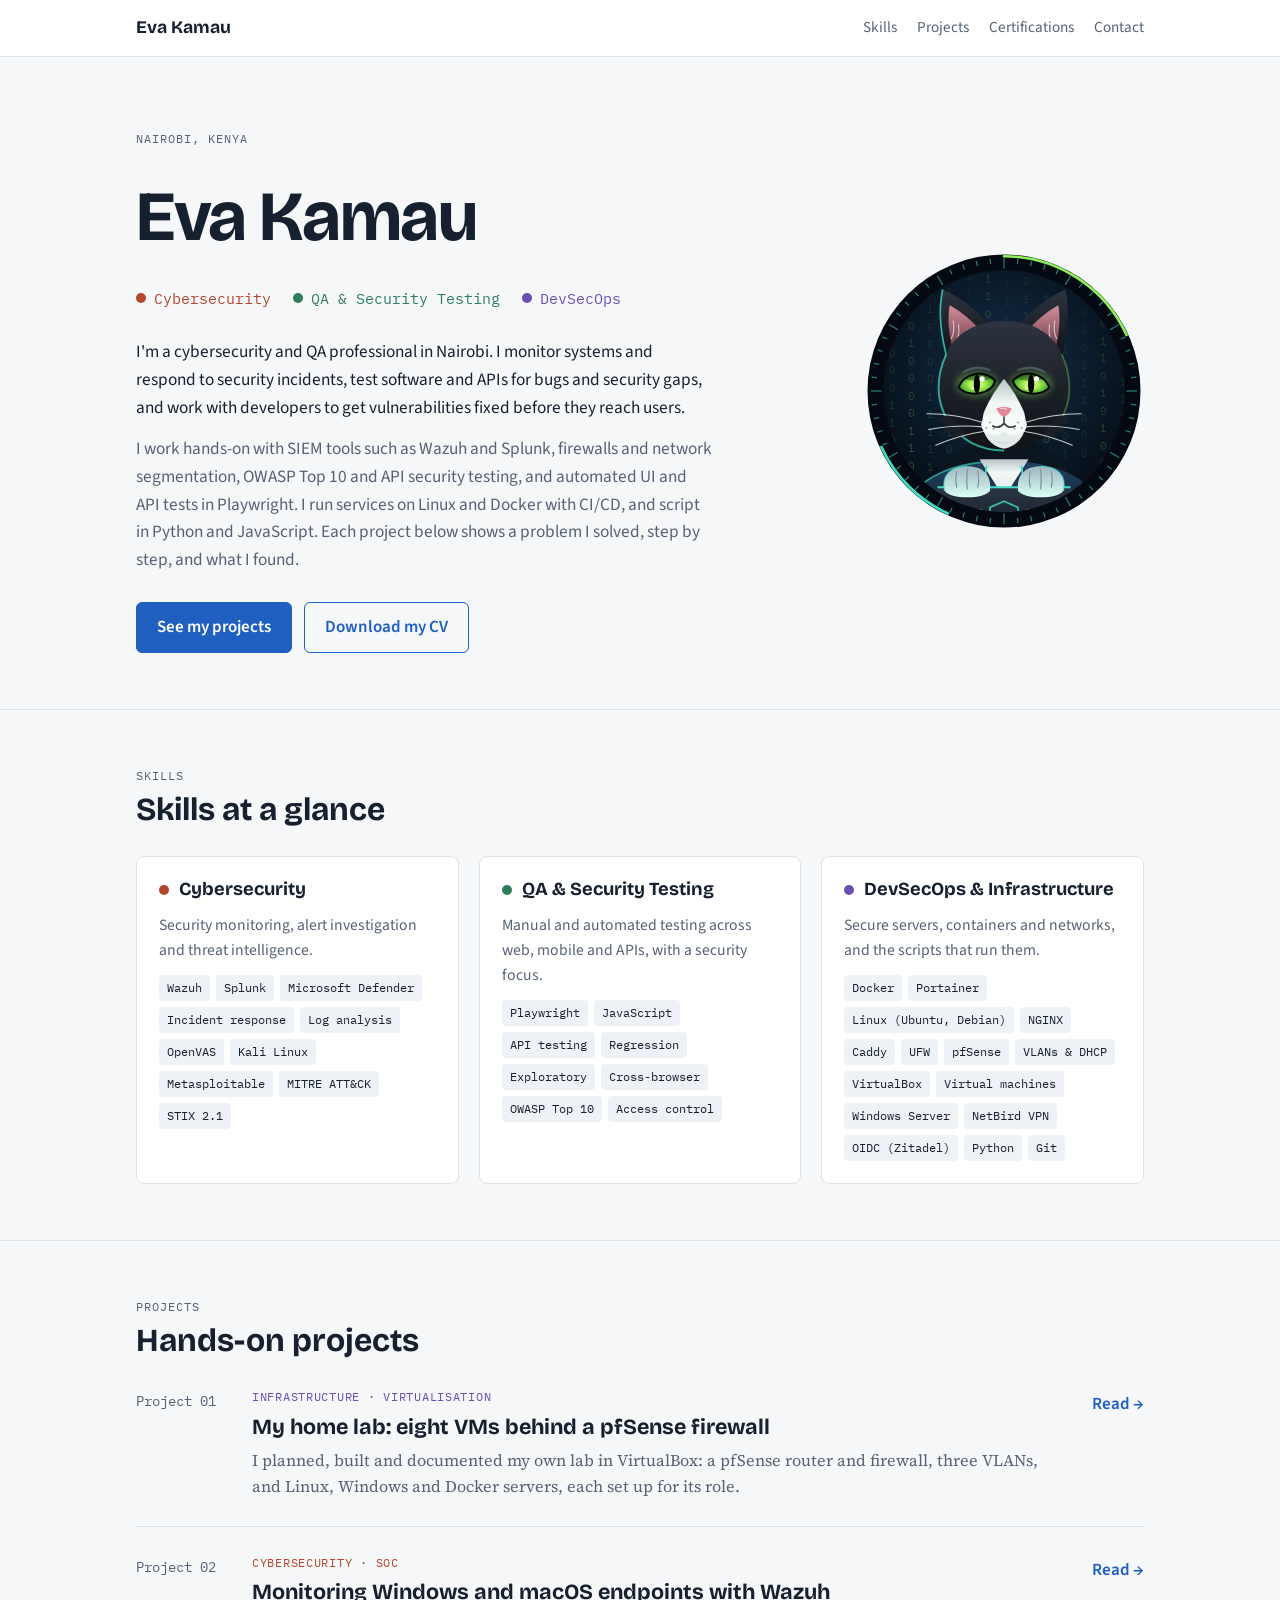
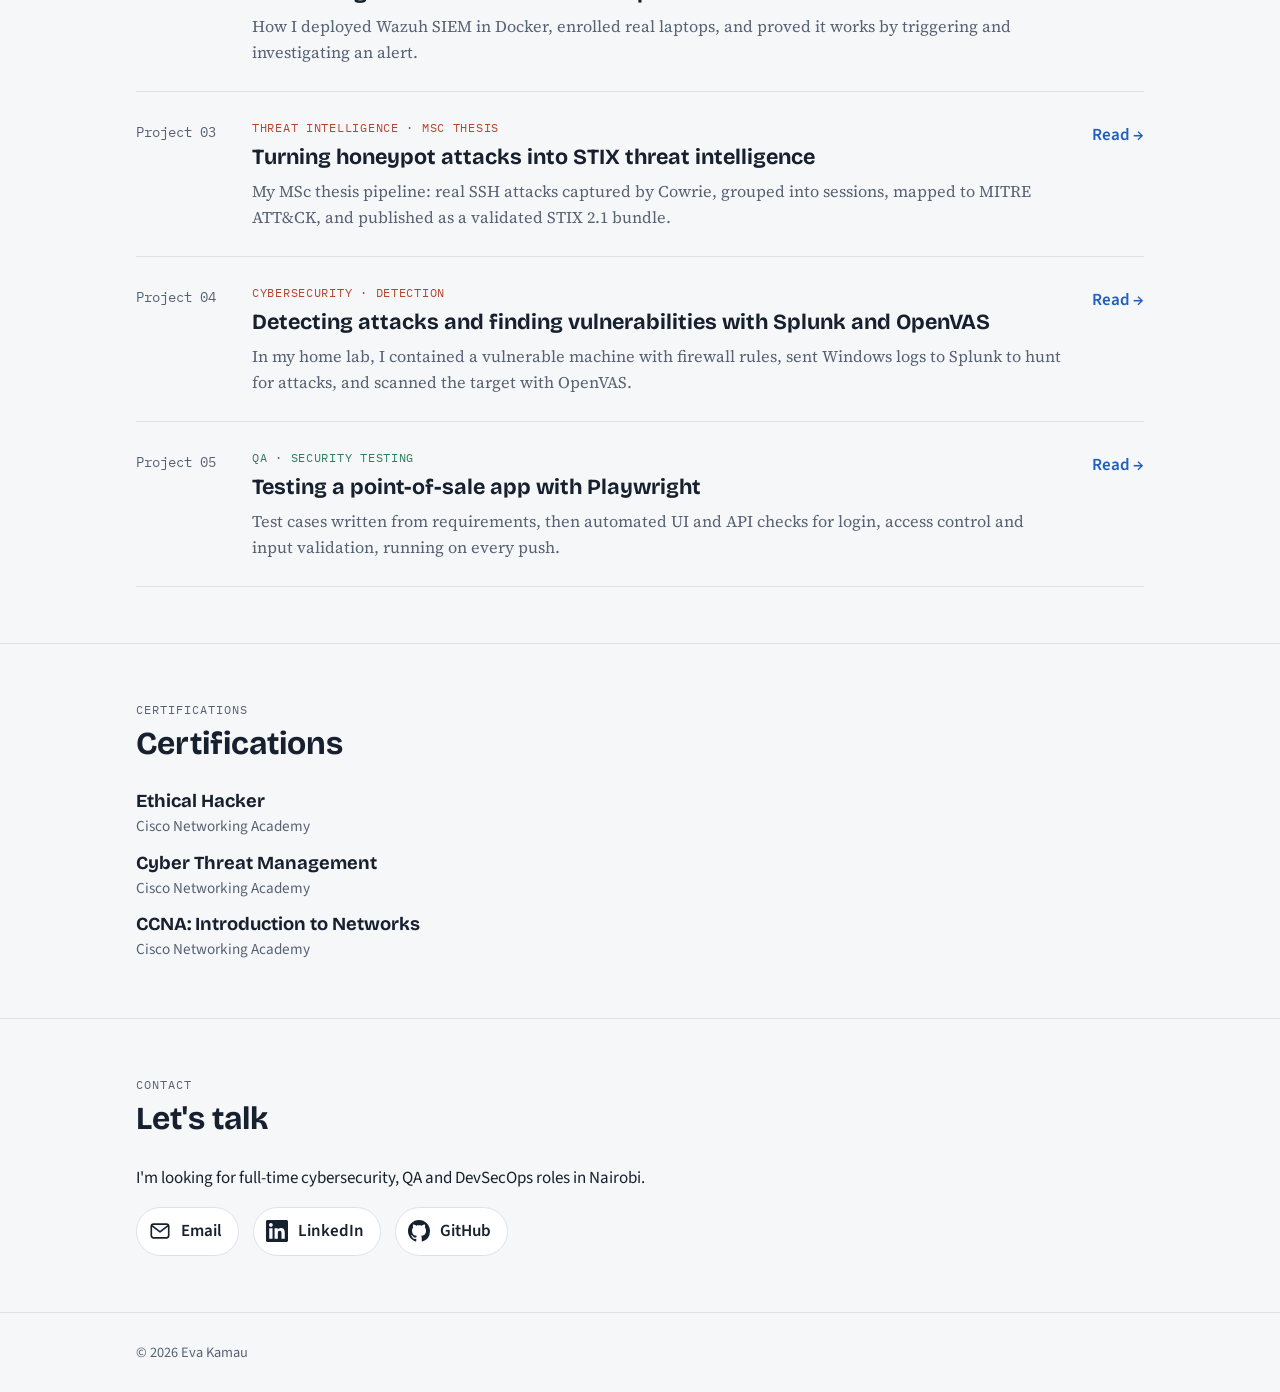
<file: index.html>
<!doctype html>
<html lang="en">
<head>
<meta charset="utf-8">
<meta name="viewport" content="width=device-width, initial-scale=1, viewport-fit=cover">
<title>Eva Kamau Portfolio</title>
<meta name="description" content="Eva Kamau, cybersecurity, QA and DevSecOps professional in Nairobi.">
<link rel="preconnect" href="https://fonts.googleapis.com">
<link rel="preconnect" href="https://fonts.gstatic.com" crossorigin>
<link rel="stylesheet" href="https://fonts.googleapis.com/css2?family=Bricolage+Grotesque:opsz,wght@12..96,500;12..96,700&family=Source+Sans+3:wght@400;600&family=Source+Serif+4:opsz,wght@8..60,400;8..60,600&family=IBM+Plex+Mono:wght@400;500&display=swap">
<link rel="stylesheet" href="style.css">
</head>
<body>
<header class="nav">
  <div class="wrap">
    <a class="brand" href="index.html">Eva Kamau</a>
    <nav aria-label="Sections">
      <ul>
        <li><a href="index.html#skills">Skills</a></li>
        <li><a href="index.html#projects">Projects</a></li>
        <li><a href="index.html#certifications">Certifications</a></li>
        <li><a href="index.html#contact">Contact</a></li>
      </ul>
    </nav>
  </div>
</header>
<main id="top">
  <section class="hero">
    <div class="wrap">
      <div class="hero-text">
      <p class="eyebrow">Nairobi, Kenya</p>
      <h1>Eva Kamau</h1>
      <div class="lanes" aria-label="Focus areas">
        <span class="lane sec">Cybersecurity</span>
        <span class="lane qa">QA &amp; Security Testing</span>
        <span class="lane ops">DevSecOps</span>
      </div>
      <div class="about">
        <p>I'm a cybersecurity and QA professional in Nairobi. I monitor systems and respond to security incidents, test software and APIs for bugs and security gaps, and work with developers to get vulnerabilities fixed before they reach users.</p>
        <p>I work hands-on with SIEM tools such as Wazuh and Splunk, firewalls and network segmentation, OWASP Top 10 and API security testing, and automated UI and API tests in Playwright. I run services on Linux and Docker with CI/CD, and script in Python and JavaScript. Each project below shows a problem I solved, step by step, and what I found.</p>
      </div>
      <div class="actions">
        <a class="btn primary" href="#projects">See my projects</a>
        <a class="btn" href="Eva-Kamau-CV.pdf">Download my CV</a>
      </div>
      </div>
      <figure class="avatar">
        <svg viewBox="0 0 320 320" role="img" aria-label="Avatar: a hooded black cat with white mittens and glowing green eyes, lit by a laptop screen">
          <defs>
            <radialGradient id="m-bg" cx="50%" cy="42%" r="60%"><stop offset="0" stop-color="#14304a"/><stop offset=".6" stop-color="#0a1726"/><stop offset="1" stop-color="#050a12"/></radialGradient>
            <linearGradient id="m-hood" x1="0" y1="0" x2="0" y2="1"><stop offset="0" stop-color="#2a3a52"/><stop offset=".55" stop-color="#18222f"/><stop offset="1" stop-color="#0c1219"/></linearGradient>
            <radialGradient id="m-face" cx="50%" cy="70%" r="65%"><stop offset="0" stop-color="#1a2028"/><stop offset="1" stop-color="#050709"/></radialGradient>
            <radialGradient id="m-glow" cx="50%" cy="100%" r="70%"><stop offset="0" stop-color="#3fe0c5" stop-opacity=".55"/><stop offset="1" stop-color="#3fe0c5" stop-opacity="0"/></radialGradient>
            <radialGradient id="m-eye" cx="50%" cy="45%" r="60%"><stop offset="0" stop-color="#eaffb0"/><stop offset=".45" stop-color="#8ef05a"/><stop offset="1" stop-color="#2f9e3e"/></radialGradient>
            <linearGradient id="m-mitt" x1="0" y1="1" x2="0" y2="0"><stop offset="0" stop-color="#d9fff6"/><stop offset="1" stop-color="#9fb6bf"/></linearGradient>
            <linearGradient id="m-lid" x1="0" y1="0" x2="0" y2="1"><stop offset="0" stop-color="#2b3644"/><stop offset="1" stop-color="#121820"/></linearGradient>
            <filter id="m-blur" x="-50%" y="-50%" width="200%" height="200%"><feGaussianBlur stdDeviation="4"/></filter>
            <filter id="m-soft" x="-20%" y="-20%" width="140%" height="140%"><feGaussianBlur stdDeviation="1.2"/></filter>
            <linearGradient id="m-fur" x1="0" y1="0" x2="0" y2="1"><stop offset="0" stop-color="#2e3440"/><stop offset=".6" stop-color="#1a1e25"/><stop offset="1" stop-color="#101318"/></linearGradient>
            <linearGradient id="m-ear" x1="0" y1="0" x2="0" y2="1"><stop offset="0" stop-color="#e79aa6"/><stop offset="1" stop-color="#6b3644"/></linearGradient>
            <linearGradient id="m-white" x1="0" y1="0" x2="0" y2="1"><stop offset="0" stop-color="#b9c4c9"/><stop offset=".35" stop-color="#f3f7f6"/><stop offset="1" stop-color="#dfe9e7"/></linearGradient>
            <linearGradient id="m-hoodie" x1="0" y1="0" x2="0" y2="1"><stop offset="0" stop-color="#22405f"/><stop offset="1" stop-color="#0d1824"/></linearGradient>
            <radialGradient id="m-iris" cx="50%" cy="55%" r="55%"><stop offset="0" stop-color="#f2ffb0"/><stop offset=".35" stop-color="#b6f25a"/><stop offset=".8" stop-color="#4fb82f"/><stop offset="1" stop-color="#1f5e1c"/></radialGradient>
            <clipPath id="m-eyeL"><path d="M108 156 C114 140 136 134 150 148 C146 164 120 168 108 156 Z"/></clipPath>
            <clipPath id="m-eyeR"><path d="M 212 156 C 206 140 184 134 170 148 C 174 164 200 168 212 156 Z"/></clipPath>
            <clipPath id="m-clip"><circle cx="160" cy="160" r="138"/></clipPath>
          </defs>
          <circle cx="160" cy="160" r="156" fill="#050a12"/>
          <g fill="none" stroke="#3fe0c5" stroke-opacity=".55" stroke-width="1.4"><line x1="312.0" y1="160.0" x2="300.0" y2="160.0"/>
<line x1="311.2" y1="175.9" x2="305.2" y2="175.3"/>
<line x1="308.7" y1="191.6" x2="302.8" y2="190.4"/>
<line x1="304.6" y1="207.0" x2="298.9" y2="205.1"/>
<line x1="298.9" y1="221.8" x2="293.4" y2="219.4"/>
<line x1="291.6" y1="236.0" x2="281.2" y2="230.0"/>
<line x1="283.0" y1="249.3" x2="278.1" y2="245.8"/>
<line x1="273.0" y1="261.7" x2="268.5" y2="257.7"/>
<line x1="261.7" y1="273.0" x2="257.7" y2="268.5"/>
<line x1="249.3" y1="283.0" x2="245.8" y2="278.1"/>
<line x1="236.0" y1="291.6" x2="230.0" y2="281.2"/>
<line x1="221.8" y1="298.9" x2="219.4" y2="293.4"/>
<line x1="207.0" y1="304.6" x2="205.1" y2="298.9"/>
<line x1="191.6" y1="308.7" x2="190.4" y2="302.8"/>
<line x1="175.9" y1="311.2" x2="175.3" y2="305.2"/>
<line x1="160.0" y1="312.0" x2="160.0" y2="300.0"/>
<line x1="144.1" y1="311.2" x2="144.7" y2="305.2"/>
<line x1="128.4" y1="308.7" x2="129.6" y2="302.8"/>
<line x1="113.0" y1="304.6" x2="114.9" y2="298.9"/>
<line x1="98.2" y1="298.9" x2="100.6" y2="293.4"/>
<line x1="84.0" y1="291.6" x2="90.0" y2="281.2"/>
<line x1="70.7" y1="283.0" x2="74.2" y2="278.1"/>
<line x1="58.3" y1="273.0" x2="62.3" y2="268.5"/>
<line x1="47.0" y1="261.7" x2="51.5" y2="257.7"/>
<line x1="37.0" y1="249.3" x2="41.9" y2="245.8"/>
<line x1="28.4" y1="236.0" x2="38.8" y2="230.0"/>
<line x1="21.1" y1="221.8" x2="26.6" y2="219.4"/>
<line x1="15.4" y1="207.0" x2="21.1" y2="205.1"/>
<line x1="11.3" y1="191.6" x2="17.2" y2="190.4"/>
<line x1="8.8" y1="175.9" x2="14.8" y2="175.3"/>
<line x1="8.0" y1="160.0" x2="20.0" y2="160.0"/>
<line x1="8.8" y1="144.1" x2="14.8" y2="144.7"/>
<line x1="11.3" y1="128.4" x2="17.2" y2="129.6"/>
<line x1="15.4" y1="113.0" x2="21.1" y2="114.9"/>
<line x1="21.1" y1="98.2" x2="26.6" y2="100.6"/>
<line x1="28.4" y1="84.0" x2="38.8" y2="90.0"/>
<line x1="37.0" y1="70.7" x2="41.9" y2="74.2"/>
<line x1="47.0" y1="58.3" x2="51.5" y2="62.3"/>
<line x1="58.3" y1="47.0" x2="62.3" y2="51.5"/>
<line x1="70.7" y1="37.0" x2="74.2" y2="41.9"/>
<line x1="84.0" y1="28.4" x2="90.0" y2="38.8"/>
<line x1="98.2" y1="21.1" x2="100.6" y2="26.6"/>
<line x1="113.0" y1="15.4" x2="114.9" y2="21.1"/>
<line x1="128.4" y1="11.3" x2="129.6" y2="17.2"/>
<line x1="144.1" y1="8.8" x2="144.7" y2="14.8"/>
<line x1="160.0" y1="8.0" x2="160.0" y2="20.0"/>
<line x1="175.9" y1="8.8" x2="175.3" y2="14.8"/>
<line x1="191.6" y1="11.3" x2="190.4" y2="17.2"/>
<line x1="207.0" y1="15.4" x2="205.1" y2="21.1"/>
<line x1="221.8" y1="21.1" x2="219.4" y2="26.6"/>
<line x1="236.0" y1="28.4" x2="230.0" y2="38.8"/>
<line x1="249.3" y1="37.0" x2="245.8" y2="41.9"/>
<line x1="261.7" y1="47.0" x2="257.7" y2="51.5"/>
<line x1="273.0" y1="58.3" x2="268.5" y2="62.3"/>
<line x1="283.0" y1="70.7" x2="278.1" y2="74.2"/>
<line x1="291.6" y1="84.0" x2="281.2" y2="90.0"/>
<line x1="298.9" y1="98.2" x2="293.4" y2="100.6"/>
<line x1="304.6" y1="113.0" x2="298.9" y2="114.9"/>
<line x1="308.7" y1="128.4" x2="302.8" y2="129.6"/>
<line x1="311.2" y1="144.1" x2="305.2" y2="144.7"/></g>
          <path d="M160 6 A154 154 0 0 1 300 96" fill="none" stroke="#8ef05a" stroke-width="3" stroke-linecap="round"/>
          <path d="M20 224 A154 154 0 0 0 96 300" fill="none" stroke="#3fe0c5" stroke-width="3" stroke-linecap="round"/>
          <g clip-path="url(#m-clip)">
            <rect width="320" height="320" fill="url(#m-bg)"/>
            <g fill="#8ef05a" font-family="IBM Plex Mono, ui-monospace, monospace" font-size="13"><text x="28" y="1" opacity="0.07">1</text>
<text x="28" y="21" opacity="0.08">0</text>
<text x="28" y="41" opacity="0.09">0</text>
<text x="28" y="61" opacity="0.10">0</text>
<text x="28" y="81" opacity="0.10">1</text>
<text x="28" y="101" opacity="0.11">0</text>
<text x="28" y="121" opacity="0.12">0</text>
<text x="28" y="141" opacity="0.13">0</text>
<text x="28" y="161" opacity="0.13">0</text>
<text x="28" y="181" opacity="0.14">1</text>
<text x="28" y="201" opacity="0.15">1</text>
<text x="28" y="221" opacity="0.16">0</text>
<text x="28" y="241" opacity="0.16">0</text>
<text x="28" y="261" opacity="0.17">0</text>
<text x="50" y="30" opacity="0.13">0</text>
<text x="50" y="50" opacity="0.14">0</text>
<text x="50" y="70" opacity="0.16">0</text>
<text x="50" y="90" opacity="0.17">0</text>
<text x="50" y="110" opacity="0.18">1</text>
<text x="50" y="130" opacity="0.20">0</text>
<text x="50" y="150" opacity="0.21">0</text>
<text x="50" y="170" opacity="0.22">0</text>
<text x="50" y="190" opacity="0.24">0</text>
<text x="50" y="210" opacity="0.25">1</text>
<text x="50" y="230" opacity="0.27">1</text>
<text x="50" y="250" opacity="0.28">0</text>
<text x="50" y="270" opacity="0.29">0</text>
<text x="50" y="290" opacity="0.31">1</text>
<text x="72" y="31" opacity="0.07">0</text>
<text x="72" y="51" opacity="0.08">0</text>
<text x="72" y="71" opacity="0.09">1</text>
<text x="72" y="91" opacity="0.10">0</text>
<text x="72" y="111" opacity="0.10">0</text>
<text x="72" y="131" opacity="0.11">0</text>
<text x="72" y="151" opacity="0.12">0</text>
<text x="72" y="171" opacity="0.13">1</text>
<text x="72" y="191" opacity="0.13">1</text>
<text x="72" y="211" opacity="0.14">1</text>
<text x="72" y="231" opacity="0.15">1</text>
<text x="72" y="251" opacity="0.16">1</text>
<text x="72" y="271" opacity="0.16">1</text>
<text x="72" y="291" opacity="0.17">1</text>
<text x="94" y="11" opacity="0.08">0</text>
<text x="94" y="31" opacity="0.09">1</text>
<text x="94" y="51" opacity="0.10">1</text>
<text x="94" y="71" opacity="0.10">1</text>
<text x="94" y="91" opacity="0.11">1</text>
<text x="94" y="111" opacity="0.12">1</text>
<text x="94" y="131" opacity="0.13">0</text>
<text x="94" y="151" opacity="0.13">0</text>
<text x="94" y="171" opacity="0.14">1</text>
<text x="94" y="191" opacity="0.15">0</text>
<text x="94" y="211" opacity="0.16">1</text>
<text x="94" y="231" opacity="0.16">0</text>
<text x="94" y="251" opacity="0.17">1</text>
<text x="116" y="13" opacity="0.05">0</text>
<text x="116" y="33" opacity="0.05">1</text>
<text x="116" y="53" opacity="0.06">1</text>
<text x="116" y="73" opacity="0.06">1</text>
<text x="116" y="93" opacity="0.07">1</text>
<text x="116" y="113" opacity="0.07">1</text>
<text x="116" y="133" opacity="0.08">0</text>
<text x="116" y="153" opacity="0.08">0</text>
<text x="116" y="173" opacity="0.09">1</text>
<text x="116" y="193" opacity="0.09">1</text>
<text x="116" y="213" opacity="0.10">0</text>
<text x="116" y="233" opacity="0.10">0</text>
<text x="116" y="253" opacity="0.11">1</text>
<text x="116" y="273" opacity="0.11">1</text>
<text x="138" y="16" opacity="0.14">0</text>
<text x="138" y="36" opacity="0.16">1</text>
<text x="138" y="56" opacity="0.17">1</text>
<text x="138" y="76" opacity="0.18">0</text>
<text x="138" y="96" opacity="0.20">0</text>
<text x="138" y="116" opacity="0.21">1</text>
<text x="138" y="136" opacity="0.22">0</text>
<text x="138" y="156" opacity="0.24">0</text>
<text x="138" y="176" opacity="0.25">1</text>
<text x="138" y="196" opacity="0.27">0</text>
<text x="138" y="216" opacity="0.28">0</text>
<text x="138" y="236" opacity="0.29">1</text>
<text x="138" y="256" opacity="0.31">1</text>
<text x="160" y="23" opacity="0.05">0</text>
<text x="160" y="43" opacity="0.05">1</text>
<text x="160" y="63" opacity="0.06">1</text>
<text x="160" y="83" opacity="0.06">1</text>
<text x="160" y="103" opacity="0.07">0</text>
<text x="160" y="123" opacity="0.07">1</text>
<text x="160" y="143" opacity="0.08">1</text>
<text x="160" y="163" opacity="0.08">1</text>
<text x="160" y="183" opacity="0.09">1</text>
<text x="160" y="203" opacity="0.09">1</text>
<text x="160" y="223" opacity="0.10">0</text>
<text x="160" y="243" opacity="0.10">0</text>
<text x="160" y="263" opacity="0.11">0</text>
<text x="160" y="283" opacity="0.11">0</text>
<text x="182" y="19" opacity="0.09">1</text>
<text x="182" y="39" opacity="0.10">0</text>
<text x="182" y="59" opacity="0.10">1</text>
<text x="182" y="79" opacity="0.11">1</text>
<text x="182" y="99" opacity="0.12">0</text>
<text x="182" y="119" opacity="0.13">0</text>
<text x="182" y="139" opacity="0.13">1</text>
<text x="182" y="159" opacity="0.14">1</text>
<text x="182" y="179" opacity="0.15">1</text>
<text x="182" y="199" opacity="0.16">0</text>
<text x="182" y="219" opacity="0.16">0</text>
<text x="182" y="239" opacity="0.17">1</text>
<text x="204" y="59" opacity="0.13">1</text>
<text x="204" y="79" opacity="0.14">1</text>
<text x="204" y="99" opacity="0.16">1</text>
<text x="204" y="119" opacity="0.17">0</text>
<text x="204" y="139" opacity="0.18">1</text>
<text x="204" y="159" opacity="0.20">1</text>
<text x="204" y="179" opacity="0.21">0</text>
<text x="204" y="199" opacity="0.22">0</text>
<text x="204" y="219" opacity="0.24">0</text>
<text x="204" y="239" opacity="0.25">0</text>
<text x="204" y="259" opacity="0.27">1</text>
<text x="204" y="279" opacity="0.28">0</text>
<text x="204" y="299" opacity="0.29">0</text>
<text x="204" y="319" opacity="0.31">1</text>
<text x="226" y="36" opacity="0.05">0</text>
<text x="226" y="56" opacity="0.05">0</text>
<text x="226" y="76" opacity="0.06">0</text>
<text x="226" y="96" opacity="0.06">0</text>
<text x="226" y="116" opacity="0.07">1</text>
<text x="226" y="136" opacity="0.07">0</text>
<text x="226" y="156" opacity="0.08">0</text>
<text x="226" y="176" opacity="0.08">0</text>
<text x="226" y="196" opacity="0.09">1</text>
<text x="226" y="216" opacity="0.09">0</text>
<text x="226" y="236" opacity="0.10">1</text>
<text x="226" y="256" opacity="0.10">1</text>
<text x="226" y="276" opacity="0.11">1</text>
<text x="226" y="296" opacity="0.11">1</text>
<text x="248" y="15" opacity="0.06">1</text>
<text x="248" y="35" opacity="0.06">1</text>
<text x="248" y="55" opacity="0.07">1</text>
<text x="248" y="75" opacity="0.07">0</text>
<text x="248" y="95" opacity="0.08">0</text>
<text x="248" y="115" opacity="0.08">0</text>
<text x="248" y="135" opacity="0.09">1</text>
<text x="248" y="155" opacity="0.09">1</text>
<text x="248" y="175" opacity="0.10">1</text>
<text x="248" y="195" opacity="0.10">0</text>
<text x="248" y="215" opacity="0.11">0</text>
<text x="248" y="235" opacity="0.11">0</text>
<text x="270" y="27" opacity="0.10">0</text>
<text x="270" y="47" opacity="0.11">0</text>
<text x="270" y="67" opacity="0.12">1</text>
<text x="270" y="87" opacity="0.13">0</text>
<text x="270" y="107" opacity="0.14">1</text>
<text x="270" y="127" opacity="0.15">1</text>
<text x="270" y="147" opacity="0.16">0</text>
<text x="270" y="167" opacity="0.17">1</text>
<text x="270" y="187" opacity="0.19">0</text>
<text x="270" y="207" opacity="0.20">1</text>
<text x="270" y="227" opacity="0.21">0</text>
<text x="270" y="247" opacity="0.22">0</text>
<text x="270" y="267" opacity="0.23">0</text>
<text x="270" y="287" opacity="0.24">1</text>
<text x="292" y="54" opacity="0.07">0</text>
<text x="292" y="74" opacity="0.08">1</text>
<text x="292" y="94" opacity="0.09">1</text>
<text x="292" y="114" opacity="0.10">0</text>
<text x="292" y="134" opacity="0.10">0</text>
<text x="292" y="154" opacity="0.11">1</text>
<text x="292" y="174" opacity="0.12">1</text>
<text x="292" y="194" opacity="0.13">1</text>
<text x="292" y="214" opacity="0.13">0</text>
<text x="292" y="234" opacity="0.14">1</text>
<text x="292" y="254" opacity="0.15">1</text>
<text x="292" y="274" opacity="0.16">1</text>
<text x="292" y="294" opacity="0.16">1</text>
<text x="292" y="314" opacity="0.17">0</text></g>
            <ellipse cx="160" cy="300" rx="150" ry="40" fill="url(#m-glow)"/>
<path d="M84 262 C92 230 124 214 160 214 C196 214 228 230 236 262 C212 250 188 246 160 246 C132 246 108 250 84 262 Z" fill="#0b1520"/>
<path d="M34 330 C40 270 86 240 160 240 C234 240 280 270 286 330 Z" fill="url(#m-hoodie)"/>
<path d="M34 330 C40 270 86 240 160 240" fill="none" stroke="#3fe0c5" stroke-opacity=".6" stroke-width="2"/>
<path d="M132 238 L160 282 L188 238 Z" fill="url(#m-white)"/>
<path d="M140 246 C138 262 136 276 134 292" fill="none" stroke="#3fe0c5" stroke-width="2.2" stroke-linecap="round"/>
<path d="M 180 246 C 182 262 184 276 186 292" fill="none" stroke="#3fe0c5" stroke-width="2.2" stroke-linecap="round"/>
<path d="M131 290 L137 290 L136 300 L132 300 Z" fill="#8ef05a"/>
<path d="M 189 290 L 183 290 L 184 300 L 188 300 Z" fill="#8ef05a"/>
<path d="M96 126 C88 98 84 70 90 44 C112 54 132 70 146 88 Z" fill="url(#m-fur)"/>
<path d="M 224 126 C 232 98 236 70 230 44 C 208 54 188 70 174 88 Z" fill="url(#m-fur)"/>
<path d="M102 116 C97 96 95 78 98 62 C112 70 124 80 134 92 Z" fill="url(#m-ear)" opacity=".9"/>
<path d="M 218 116 C 223 96 225 78 222 62 C 208 70 196 80 186 92 Z" fill="url(#m-ear)" opacity=".9"/>
<path d="M104 108 Q110 96 108 84 M110 112 Q118 100 118 90 M100 100 Q104 92 102 80" fill="none" stroke="#e8eef0" stroke-opacity=".7" stroke-width="1.3" stroke-linecap="round"/>
<path d="M 216 108 Q 210 96 212 84 M 210 112 Q 202 100 202 90 M 220 100 Q 216 92 218 80" fill="none" stroke="#e8eef0" stroke-opacity=".7" stroke-width="1.3" stroke-linecap="round"/>
<path d="M90 44 C84 70 88 98 96 126" fill="none" stroke="#3fe0c5" stroke-opacity=".75" stroke-width="2"/>
<path d="M160 80 C192 80 216 94 226 118 C238 144 238 172 224 194 C208 218 186 228 160 228 C134 228 112 218 96 194 C82 172 82 144 94 118 C104 94 128 80 160 80 Z" fill="url(#m-fur)"/>
<path d="M94 118 C82 144 82 172 96 194 C112 218 134 228 160 228" fill="none" stroke="#3fe0c5" stroke-opacity=".7" stroke-width="2.2"/>
<path d="M226 118 C238 144 238 172 224 194" fill="none" stroke="#8ef05a" stroke-opacity=".35" stroke-width="2"/>
<path d="M98 186 L82 194 L98 198 L86 210 L104 206 L98 218 L116 210 Z" fill="#1a1e25"/>
<path d="M 222 186 L 238 194 L 222 198 L 234 210 L 216 206 L 222 218 L 204 210 Z" fill="#1a1e25"/>
<path d="M160 146 C152 156 144 168 138 182 C130 202 140 222 160 226 C180 222 190 202 182 182 C176 168 168 156 160 146 Z" fill="url(#m-white)"/>
<path d="M160 186 C150 182 136 186 134 198 C134 210 150 214 160 206 Z" fill="#f6faf9"/>
<path d="M 160 186 C 170 182 184 186 186 198 C 186 210 170 214 160 206 Z" fill="#f6faf9"/>
<path d="M144 196 L144.1 196 M140 202 L140.1 202 M148 203 L148.1 203" stroke="#9aa7ac" stroke-width="2.4" stroke-linecap="round"/>
<path d="M 176 196 L 175.9 196 M 180 202 L 179.9 202 M 172 203 L 171.9 203" stroke="#9aa7ac" stroke-width="2.4" stroke-linecap="round"/>
<path d="M146 214 C150 222 170 222 174 214 C170 220 150 220 146 214 Z" fill="#cfdad8"/>
<path d="M114 138 Q128 130 144 136" fill="none" stroke="#4a5363" stroke-width="2" stroke-linecap="round"/>
<path d="M 206 138 Q 192 130 176 136" fill="none" stroke="#4a5363" stroke-width="2" stroke-linecap="round"/>
<ellipse cx="129" cy="152" rx="24" ry="14" fill="#8ef05a" opacity=".4" filter="url(#m-blur)"/>
<path d="M108 156 C114 140 136 134 150 148 C146 164 120 168 108 156 Z" fill="url(#m-iris)"/>
<g clip-path="url(#m-eyeL)"><ellipse cx="129" cy="140" rx="26" ry="8" fill="#0a0d10" opacity=".35"/></g>
<ellipse cx="129" cy="152" rx="3.6" ry="11" fill="#050607"/>
<path d="M108 156 C114 140 136 134 150 148 C146 164 120 168 108 156 Z" fill="none" stroke="#050607" stroke-width="2.4" stroke-linejoin="round"/>
<circle cx="135" cy="146" r="3" fill="#fff"/><circle cx="124" cy="157" r="1.4" fill="#fff" opacity=".8"/>
<ellipse cx="191" cy="152" rx="24" ry="14" fill="#8ef05a" opacity=".4" filter="url(#m-blur)"/>
<path d="M 212 156 C 206 140 184 134 170 148 C 174 164 200 168 212 156 Z" fill="url(#m-iris)"/>
<g clip-path="url(#m-eyeR)"><ellipse cx="191" cy="140" rx="26" ry="8" fill="#0a0d10" opacity=".35"/></g>
<ellipse cx="191" cy="152" rx="3.6" ry="11" fill="#050607"/>
<path d="M 212 156 C 206 140 184 134 170 148 C 174 164 200 168 212 156 Z" fill="none" stroke="#050607" stroke-width="2.4" stroke-linejoin="round"/>
<circle cx="197" cy="146" r="3" fill="#fff"/><circle cx="186" cy="157" r="1.4" fill="#fff" opacity=".8"/>
<path d="M151 180 Q160 176 169 180 Q165 188 160 190 Q155 188 151 180 Z" fill="#e08b98"/>
<path d="M156 180 Q160 179 163 181" fill="none" stroke="#fff" stroke-opacity=".6" stroke-width="1.2" stroke-linecap="round"/>
<path d="M160 190 L160 197 M160 197 Q154 204 147 200 M160 197 Q166 204 173 200" fill="none" stroke="#3a3f45" stroke-width="1.8" stroke-linecap="round"/>
<g fill="none" stroke="#f2fbf9" stroke-opacity=".8" stroke-width="1.3" stroke-linecap="round"><path d="M136 196 Q106 186 72 186" />
<path d="M 184 196 Q 214 186 248 186" /><path d="M136 201 Q106 198 74 204" />
<path d="M 184 201 Q 214 198 246 204" /><path d="M138 206 Q110 210 82 222" />
<path d="M 182 206 Q 210 210 238 222" /></g>
<path d="M84 270 L236 270 L248 330 L72 330 Z" fill="url(#m-lid)"/>
<path d="M84 270 L236 270" stroke="#3fe0c5" stroke-width="2.5"/>
<path d="M160 286 L176 293 L176 305 C176 315 169 321 160 325 C151 321 144 315 144 305 L144 293 Z" fill="none" stroke="#3fe0c5" stroke-width="2" opacity=".8"/>
<path d="M153 305 L158 310 L168 299" fill="none" stroke="#8ef05a" stroke-width="2.4" stroke-linecap="round" stroke-linejoin="round"/>
<path d="M92 274 C88 256 100 246 118 246 C136 246 146 256 144 274 C138 284 98 284 92 274 Z" fill="url(#m-mitt)"/>
<path d="M 228 274 C 232 256 220 246 202 246 C 184 246 174 256 176 274 C 182 284 222 284 228 274 Z" fill="url(#m-mitt)"/>
<path d="M106 252 Q104 262 106 270 M118 250 Q117 262 118 272 M130 252 Q132 262 130 270" fill="none" stroke="#7d939c" stroke-width="1.4" stroke-linecap="round"/>
<path d="M 214 252 Q 216 262 214 270 M 202 250 Q 203 262 202 272 M 190 252 Q 188 262 190 270" fill="none" stroke="#7d939c" stroke-width="1.4" stroke-linecap="round"/>
<path d="M92 274 C88 256 100 246 118 246" fill="none" stroke="#3fe0c5" stroke-opacity=".6" stroke-width="1.6"/>
<path d="M 228 274 C 232 256 220 246 202 246" fill="none" stroke="#3fe0c5" stroke-opacity=".6" stroke-width="1.6"/>
          </g>
        </svg>
      </figure>
    </div>
  </section>

  <section class="block" id="skills">
    <div class="wrap">
      <div class="head">
        <p class="eyebrow">Skills</p>
        <h2>Skills at a glance</h2>
      </div>
      <div class="skills">
        <article class="skill sec">
          <h3>Cybersecurity</h3>
          <p>Security monitoring, alert investigation and threat intelligence.</p>
          <ul class="tags">
            <li>Wazuh</li><li>Splunk</li><li>Microsoft Defender</li><li>Incident response</li><li>Log analysis</li><li>OpenVAS</li><li>Kali Linux</li><li>Metasploitable</li><li>MITRE ATT&amp;CK</li><li>STIX 2.1</li>
          </ul>
        </article>
        <article class="skill qa">
          <h3>QA &amp; Security Testing</h3>
          <p>Manual and automated testing across web, mobile and APIs, with a security focus.</p>
          <ul class="tags">
            <li>Playwright</li><li>JavaScript</li><li>API testing</li><li>Regression</li><li>Exploratory</li><li>Cross-browser</li><li>OWASP Top 10</li><li>Access control</li>
          </ul>
        </article>
        <article class="skill ops">
          <h3>DevSecOps &amp; Infrastructure</h3>
          <p>Secure servers, containers and networks, and the scripts that run them.</p>
          <ul class="tags">
            <li>Docker</li><li>Portainer</li><li>Linux (Ubuntu, Debian)</li><li>NGINX</li><li>Caddy</li><li>UFW</li><li>pfSense</li><li>VLANs &amp; DHCP</li><li>VirtualBox</li><li>Virtual machines</li><li>Windows Server</li><li>NetBird VPN</li><li>OIDC (Zitadel)</li><li>Python</li><li>Git</li>
          </ul>
        </article>
      </div>
    </div>
  </section>


  <section class="block" id="projects">
    <div class="wrap">
      <div class="head">
        <p class="eyebrow">Projects</p>
        <h2>Hands-on projects</h2>
      </div>
      <div class="entries">
        <a class="entry-row ops-l" href="projects/lab-infrastructure.html">
          <span class="no">Project 01</span>
          <span class="body"><span class="track">Infrastructure · Virtualisation</span><h3>My home lab: eight VMs behind a pfSense firewall</h3><p>I planned, built and documented my own lab in VirtualBox: a pfSense router and firewall, three VLANs, and Linux, Windows and Docker servers, each set up for its role.</p></span>
          <span class="go">Read →</span>
        </a>
        <a class="entry-row sec-l" href="projects/wazuh-siem.html">
          <span class="no">Project 02</span>
          <span class="body"><span class="track">Cybersecurity · SOC</span><h3>Monitoring Windows and macOS endpoints with Wazuh</h3><p>How I deployed Wazuh SIEM in Docker, enrolled real laptops, and proved it works by triggering and investigating an alert.</p></span>
          <span class="go">Read →</span>
        </a>
        <a class="entry-row sec-l" href="projects/honeypot-threat-intel.html">
          <span class="no">Project 03</span>
          <span class="body"><span class="track">Threat intelligence · MSc thesis</span><h3>Turning honeypot attacks into STIX threat intelligence</h3><p>My MSc thesis pipeline: real SSH attacks captured by Cowrie, grouped into sessions, mapped to MITRE ATT&amp;CK, and published as a validated STIX 2.1 bundle.</p></span>
          <span class="go">Read →</span>
        </a>
        <a class="entry-row sec-l" href="projects/detection-lab.html">
          <span class="no">Project 04</span>
          <span class="body"><span class="track">Cybersecurity · Detection</span><h3>Detecting attacks and finding vulnerabilities with Splunk and OpenVAS</h3><p>In my home lab, I contained a vulnerable machine with firewall rules, sent Windows logs to Splunk to hunt for attacks, and scanned the target with OpenVAS.</p></span>
          <span class="go">Read →</span>
        </a>
        <a class="entry-row qa-l" href="projects/playwright-qa.html">
          <span class="no">Project 05</span>
          <span class="body"><span class="track">QA · Security testing</span><h3>Testing a point-of-sale app with Playwright</h3><p>Test cases written from requirements, then automated UI and API checks for login, access control and input validation, running on every push.</p></span>
          <span class="go">Read →</span>
        </a>
      </div>
    </div>
  </section>


  <section class="block" id="certifications">
    <div class="wrap">
      <div class="head">
        <p class="eyebrow">Certifications</p>
        <h2>Certifications</h2>
      </div>
      <div class="creds">
        <div>
          <ul>
            <li><h3>Ethical Hacker</h3><span>Cisco Networking Academy</span></li>
            <li><h3>Cyber Threat Management</h3><span>Cisco Networking Academy</span></li>
            <li><h3>CCNA: Introduction to Networks</h3><span>Cisco Networking Academy</span></li>
          </ul>
        </div>
      </div>
    </div>
  </section>

  <section class="block" id="contact">
    <div class="wrap">
      <div class="head">
        <p class="eyebrow">Contact</p>
        <h2>Let's talk</h2>
      </div>
      <div class="contact">
        <p>I'm looking for full-time cybersecurity, QA and DevSecOps roles in Nairobi.</p>
        <ul class="socials">
          <li><a href="mailto:evakamau494@gmail.com" aria-label="Email Eva Kamau">
            <svg viewBox="0 0 24 24" aria-hidden="true"><rect x="2.5" y="4.5" width="19" height="15" rx="2.5" fill="none" stroke="currentColor" stroke-width="1.8"/><path d="M3.5 6.5 L12 13 L20.5 6.5" fill="none" stroke="currentColor" stroke-width="1.8" stroke-linecap="round" stroke-linejoin="round"/></svg>
            <span>Email</span></a></li>
          <li><a href="https://www.linkedin.com/in/eva-kamau" aria-label="Eva Kamau on LinkedIn">
            <svg viewBox="0 0 24 24" aria-hidden="true"><path fill="currentColor" d="M20.447 20.452h-3.554v-5.569c0-1.328-.027-3.037-1.852-3.037-1.853 0-2.136 1.445-2.136 2.939v5.667H9.351V9h3.414v1.561h.046c.477-.9 1.637-1.85 3.37-1.85 3.601 0 4.267 2.37 4.267 5.455v6.286zM5.337 7.433c-1.144 0-2.063-.926-2.063-2.065 0-1.138.92-2.063 2.063-2.063 1.14 0 2.064.925 2.064 2.063 0 1.139-.925 2.065-2.064 2.065zm1.782 13.019H3.555V9h3.564v11.452zM22.225 0H1.771C.792 0 0 .774 0 1.729v20.542C0 23.227.792 24 1.771 24h20.451C23.2 24 24 23.227 24 22.271V1.729C24 .774 23.2 0 22.222 0h.003z"/></svg>
            <span>LinkedIn</span></a></li>
          <li><a href="https://github.com/evagibson" aria-label="Eva Kamau on GitHub">
            <svg viewBox="0 0 16 16" aria-hidden="true"><path fill="currentColor" d="M8 0C3.58 0 0 3.58 0 8c0 3.54 2.29 6.53 5.47 7.59.4.07.55-.17.55-.38 0-.19-.01-.82-.01-1.49-2.01.37-2.53-.49-2.69-.94-.09-.23-.48-.94-.82-1.13-.28-.15-.68-.52-.01-.53.63-.01 1.08.58 1.23.82.72 1.21 1.87.87 2.33.66.07-.52.28-.87.51-1.07-1.78-.2-3.64-.89-3.64-3.95 0-.87.31-1.59.82-2.15-.08-.2-.36-1.02.08-2.12 0 0 .67-.21 2.2.82.64-.18 1.32-.27 2-.27.68 0 1.36.09 2 .27 1.53-1.04 2.2-.82 2.2-.82.44 1.1.16 1.92.08 2.12.51.56.82 1.27.82 2.15 0 3.07-1.87 3.75-3.65 3.95.29.25.54.73.54 1.48 0 1.07-.01 1.93-.01 2.2 0 .21.15.46.55.38A8.013 8.013 0 0016 8c0-4.42-3.58-8-8-8z"/></svg>
            <span>GitHub</span></a></li>
        </ul>
      </div>
    </div>
  </section>
</main>
<footer>
  <div class="wrap">© 2026 Eva Kamau</div>
</footer>
<script src="script.js"></script>
</body>
</html>
</file>
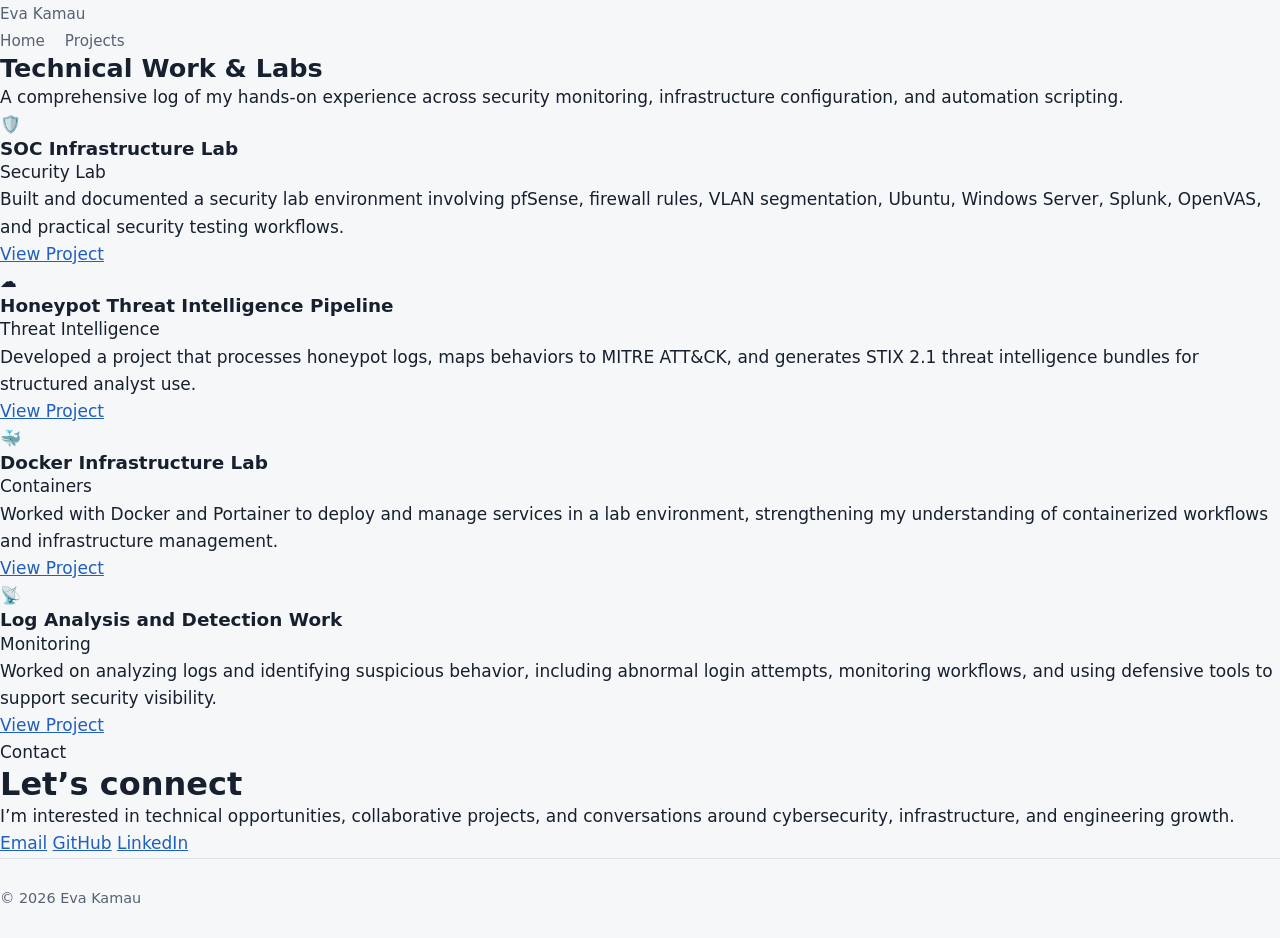
<file: projects.html>
<!DOCTYPE html>
<html lang="en">
<head>
    <meta charset="UTF-8">
    <meta name="viewport" content="width=device-width, initial-scale=1.0">
    <title>Eva Kamau | Technical Projects</title>
    <link rel="stylesheet" href="style.css">
</head>
<body>

    <div class="page-shell">
        <header class="site-header" id="home">
            <nav class="navbar">
                <a href="#home" class="logo">Eva Kamau</a>

                <ul class="nav-links">
                    <li><a href="index.html">Home</a></li>
                    <li><a href="projects.html" class="active">Projects</a></li>
                    <!-- <li><a href="#contact">Contact</a></li> -->
                </ul>
            </nav>        
        </header>
        <section class="content-section">
            <!-- <span class="section-tag">PROJECTS</span> -->
            <h1>Technical Work & Labs</h1>
            <p>A comprehensive log of my hands-on experience across security monitoring, infrastructure configuration, and automation scripting.</p>
        </section>

        <main>

            <section class="content-section projects-section" id="projects">

                <div class="projects-grid">
                
                    <div class="project-card">
                        <div class="card-header">
                            <div class="project-icon bg-security">🛡️</div>
                            <div>
                                <h3>SOC Infrastructure Lab</h3>
                                <span class="project-subtitle">Security Lab</span>
                            </div>
                        </div>
                        <p>Built and documented a security lab environment involving pfSense, firewall rules, VLAN segmentation, Ubuntu, Windows Server, Splunk, OpenVAS, and practical security testing workflows.</p>
                        <div class="project-actions">
                            <a href="projects/soc-lab.html" class="project-btn">View Project</a>
                        </div>
                    </div>

                    <div class="project-card">
                        <div class="card-header">
                            <div class="project-icon bg-intel">☁️</div>
                            <div>
                                <h3>Honeypot Threat Intelligence Pipeline</h3>
                                <span class="project-subtitle">Threat Intelligence</span>
                            </div>
                        </div>
                        <p>Developed a project that processes honeypot logs, maps behaviors to MITRE ATT&CK, and generates STIX 2.1 threat intelligence bundles for structured analyst use.</p>
                        <a href="https://github.com/yourusername/honeypot-pipeline" class="btn-project" target="_blank">View Project</a>
                    </div>

                    <div class="project-card">
                        <div class="card-header">
                            <div class="project-icon bg-containers">🐳</div>
                            <div>
                                <h3>Docker Infrastructure Lab</h3>
                                <span class="project-subtitle">Containers</span>
                            </div>
                        </div>
                        <p>Worked with Docker and Portainer to deploy and manage services in a lab environment, strengthening my understanding of containerized workflows and infrastructure management.</p>
                        <a href="https://github.com/yourusername/docker-infra-lab" class="btn-project" target="_blank">View Project</a>
                    </div>

                    <div class="project-card">
                        <div class="card-header">
                            <div class="project-icon bg-monitoring">📡</div>
                            <div>
                                <h3>Log Analysis and Detection Work</h3>
                                <span class="project-subtitle">Monitoring</span>
                            </div>
                        </div>
                        <p>Worked on analyzing logs and identifying suspicious behavior, including abnormal login attempts, monitoring workflows, and using defensive tools to support security visibility.</p>
                        <a href="https://github.com/yourusername/log-analysis-detection" class="btn-project" target="_blank">View Project</a>
                    </div>
                
                </div>

            </section>

        </main>

        <section class="content-section contact-section" id="contact">
            <div class="contact-grid">
                <div class="contact-copy">
                    <p class="section-label">Contact</p>
                    <h2>Let’s connect</h2>
                    <p class="section-subtext">
                    I’m interested in technical opportunities, collaborative projects,
                    and conversations around cybersecurity, infrastructure, and engineering growth.
                    </p>
                </div>

                <div class="contact-links">
                    <a href="mailto:your-email@example.com" class="contact-btn">Email</a>
                    <a href="https://github.com/yourusername" target="_blank" rel="noopener noreferrer" class="contact-btn">GitHub</a>
                    <a href="https://www.linkedin.com/in/your-linkedin/" target="_blank" rel="noopener noreferrer" class="contact-btn">LinkedIn</a>
                </div>
            </div>
        </section>

        <footer class="site-footer">
        <p>© 2026 Eva Kamau</p>
        </footer>
    </div>

</body>
</html>
</file>
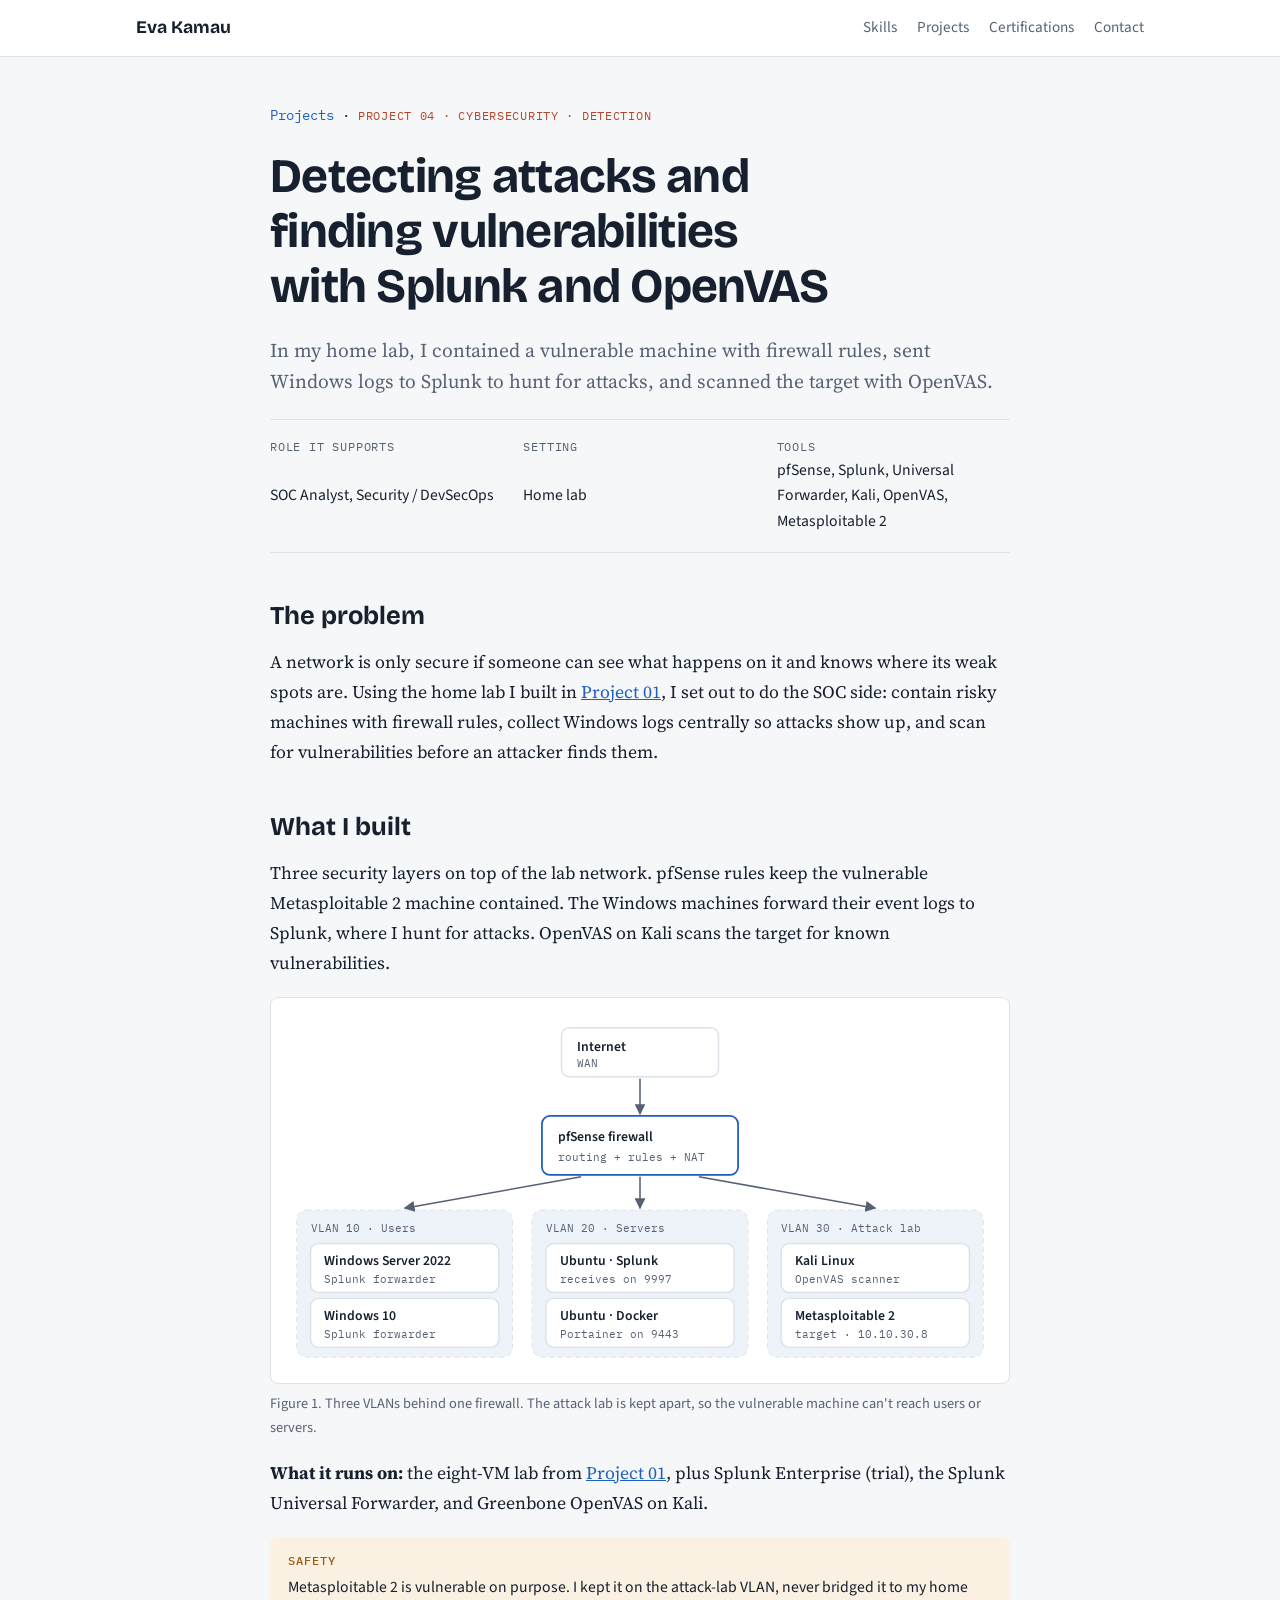
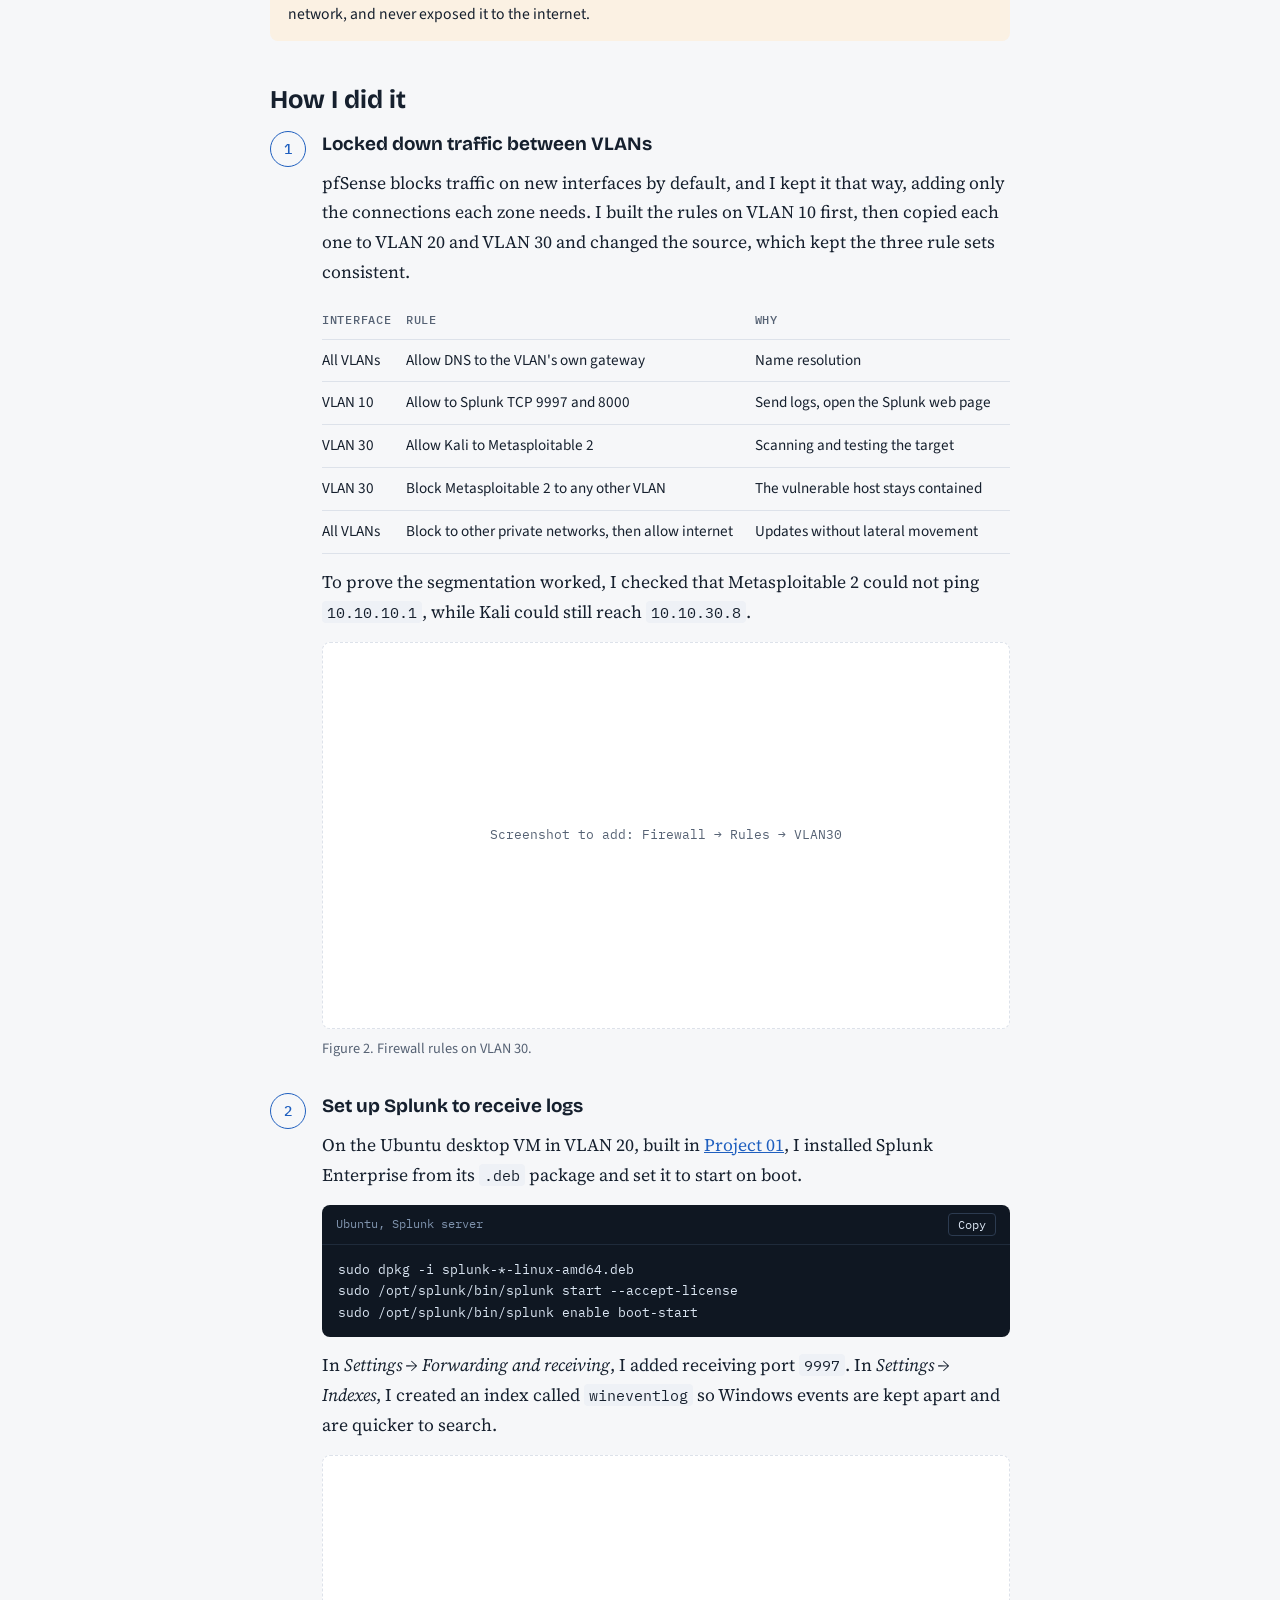
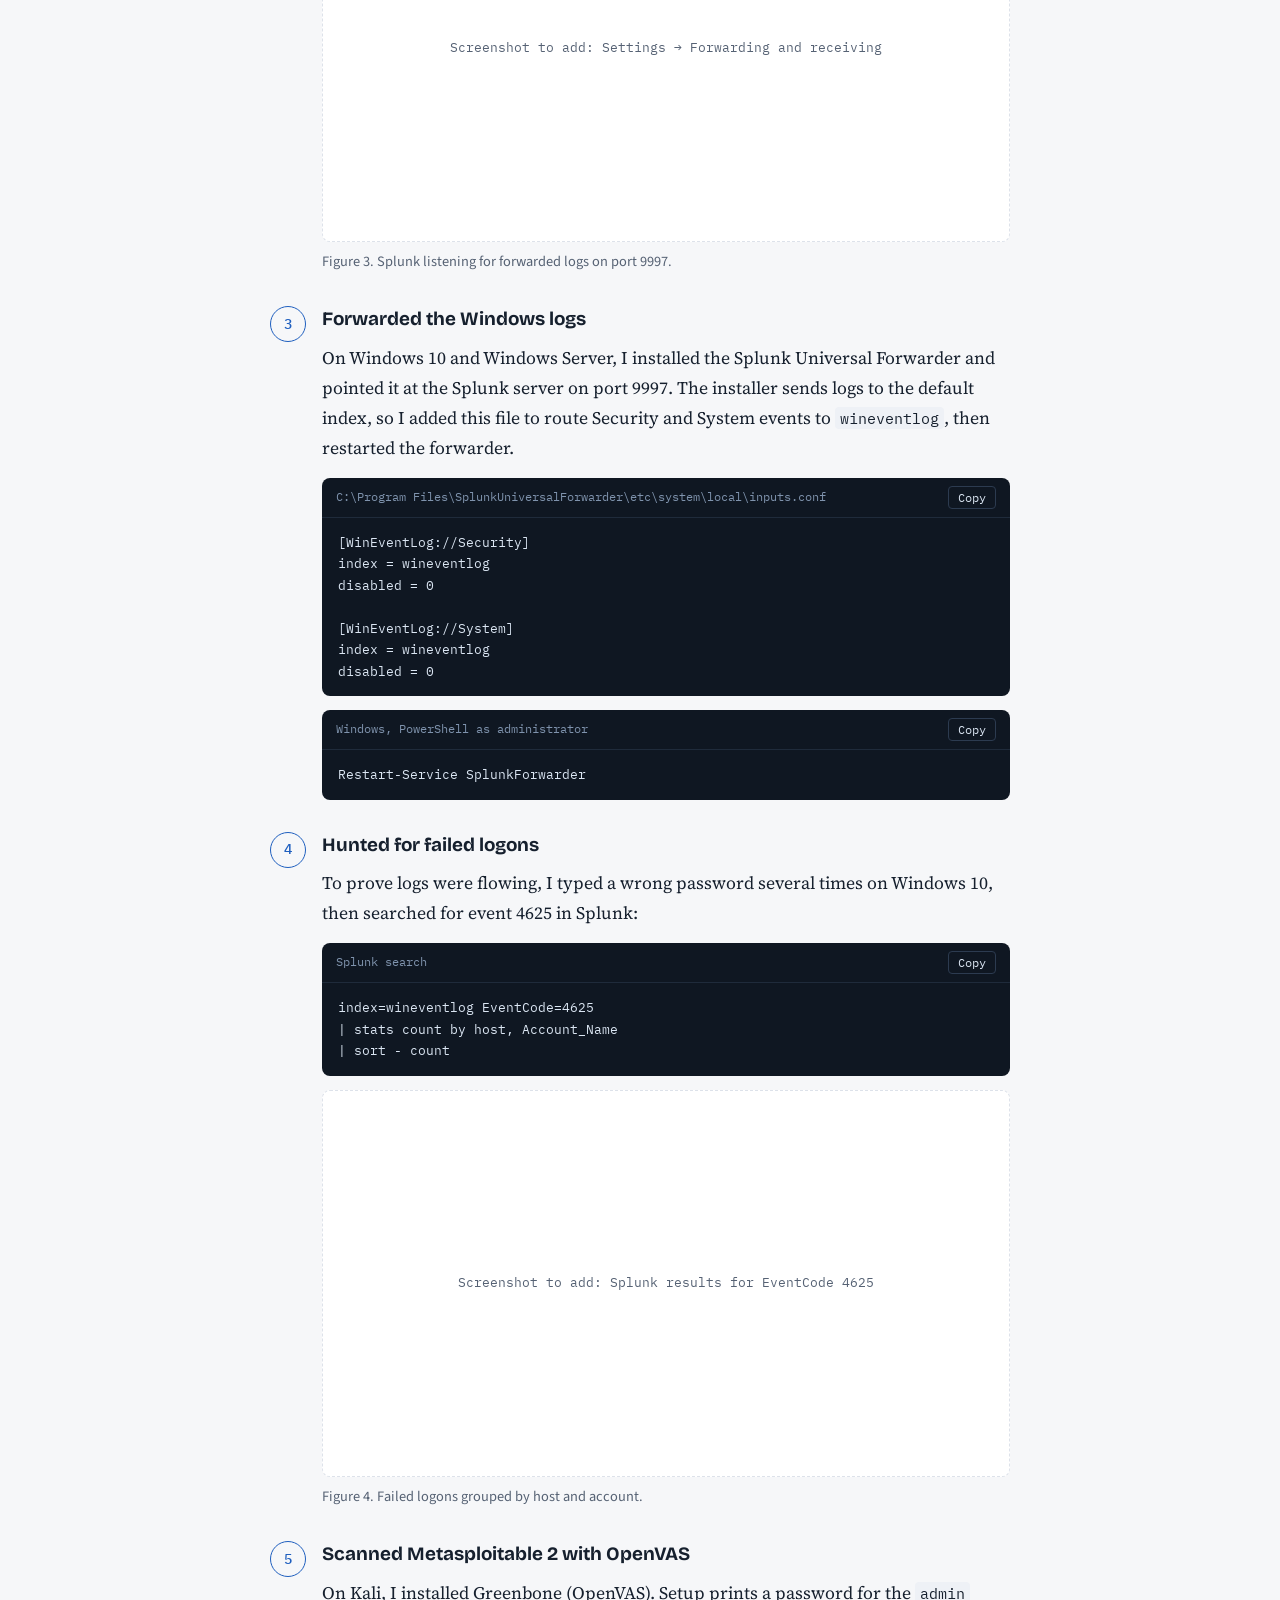
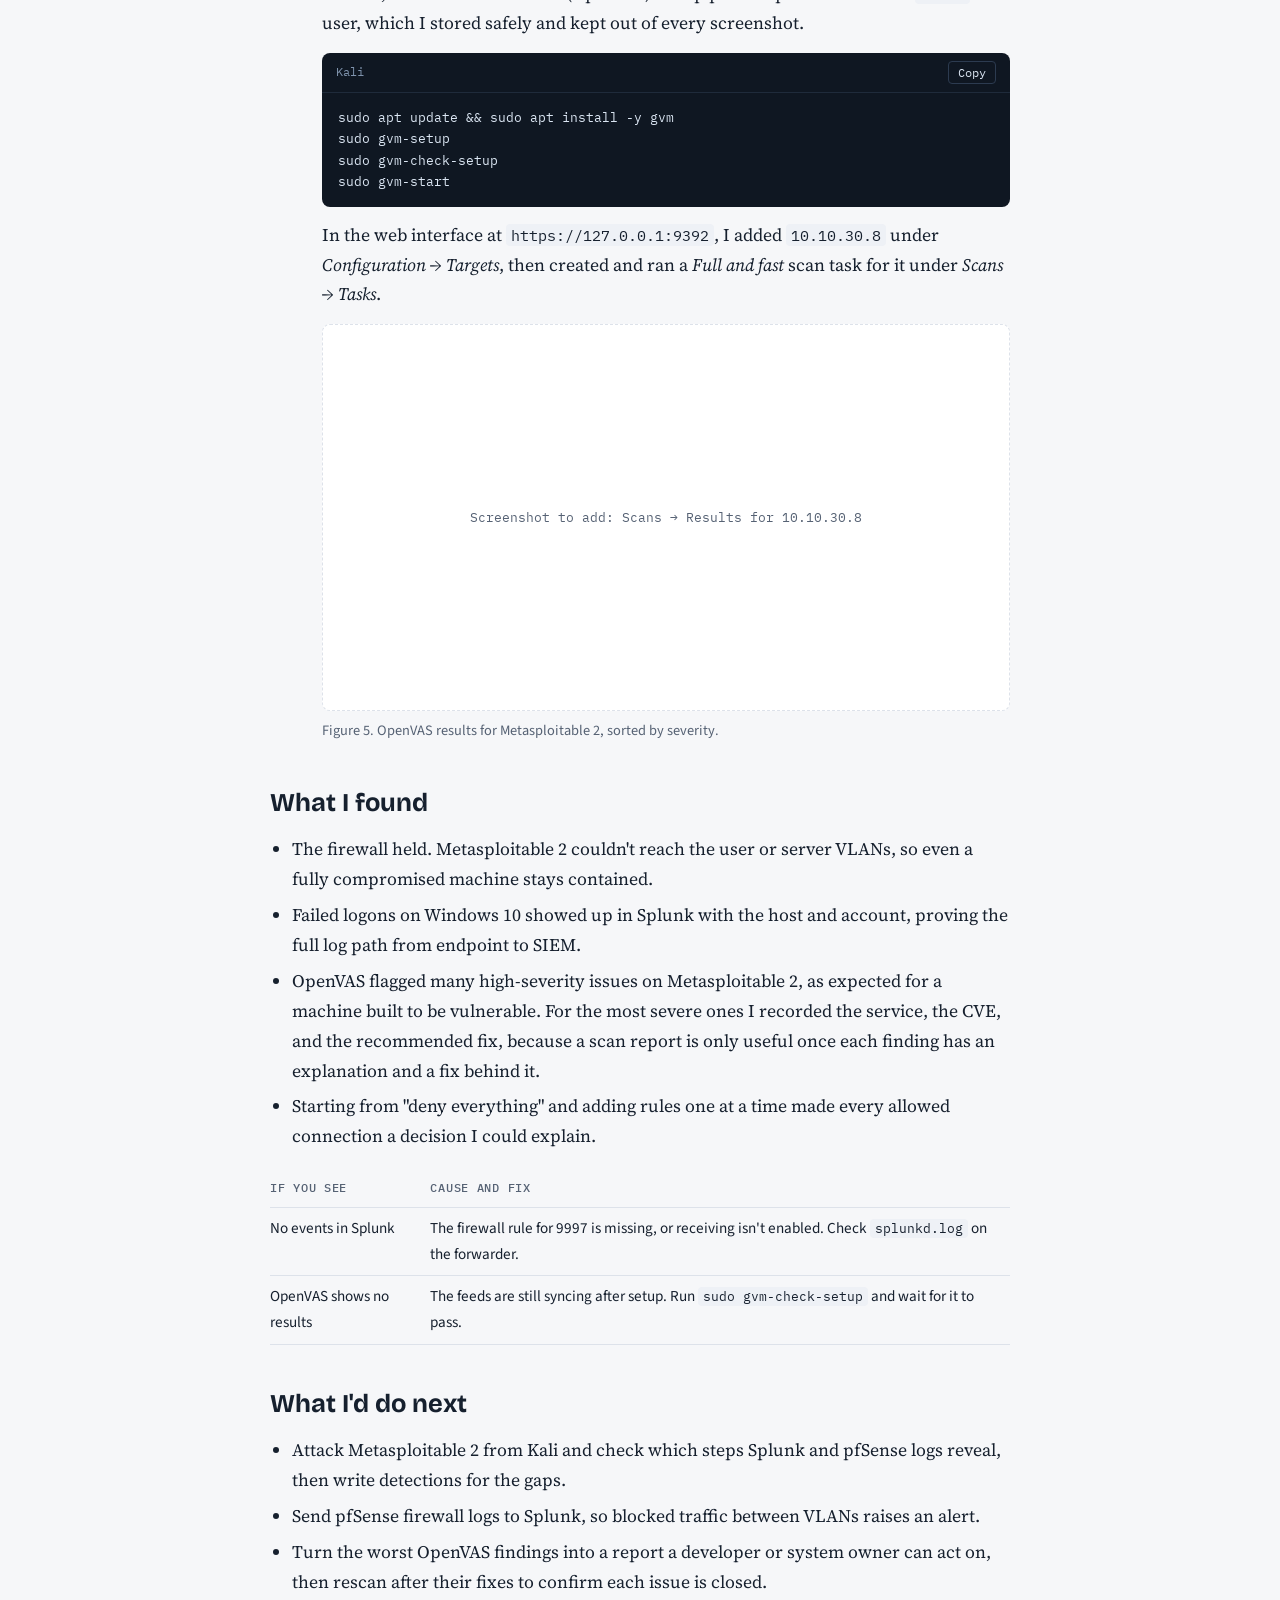
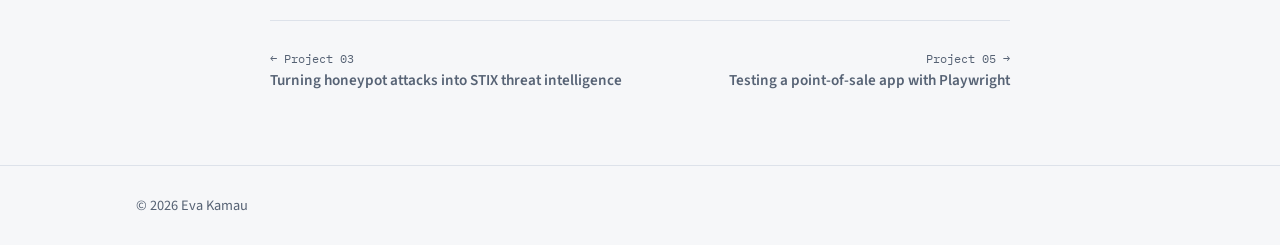
<file: projects/detection-lab.html>
<!doctype html>
<html lang="en">
<head>
<meta charset="utf-8">
<meta name="viewport" content="width=device-width, initial-scale=1, viewport-fit=cover">
<title>Detecting attacks and finding vulnerabilities with Splunk and OpenVAS · Eva Kamau</title>
<meta name="description" content="In my home lab, I contained a vulnerable machine with firewall rules, sent Windows logs to Splunk to hunt for attacks, and scanned the target with OpenVAS.">
<link rel="preconnect" href="https://fonts.googleapis.com">
<link rel="preconnect" href="https://fonts.gstatic.com" crossorigin>
<link rel="stylesheet" href="https://fonts.googleapis.com/css2?family=Bricolage+Grotesque:opsz,wght@12..96,500;12..96,700&family=Source+Sans+3:wght@400;600&family=Source+Serif+4:opsz,wght@8..60,400;8..60,600&family=IBM+Plex+Mono:wght@400;500&display=swap">
<link rel="stylesheet" href="../style.css">
</head>
<body>
<header class="nav">
  <div class="wrap">
    <a class="brand" href="../index.html">Eva Kamau</a>
    <nav aria-label="Sections">
      <ul>
        <li><a href="../index.html#skills">Skills</a></li>
        <li><a href="../index.html#projects">Projects</a></li>
        <li><a href="../index.html#certifications">Certifications</a></li>
        <li><a href="../index.html#contact">Contact</a></li>
      </ul>
    </nav>
  </div>
</header>
<main class="entry">
  <div class="wrap">
    <article class="col">
      <p class="crumbs"><a href="../index.html#projects">Projects</a> · <span class="track sec-l">Project 04 · Cybersecurity · Detection</span></p>
      <h1>Detecting attacks and finding vulnerabilities with Splunk and OpenVAS</h1>
      <p class="dek">In my home lab, I contained a vulnerable machine with firewall rules, sent Windows logs to Splunk to hunt for attacks, and scanned the target with OpenVAS.</p>
      <dl class="facts">
<div><dt>Role it supports</dt><dd>SOC Analyst, Security / DevSecOps</dd></div>
<div><dt>Setting</dt><dd>Home lab</dd></div>
<div><dt>Tools</dt><dd>pfSense, Splunk, Universal Forwarder, Kali, OpenVAS, Metasploitable 2</dd></div>
      </dl>
      <div class="prose">
<h2 id="problem">The problem</h2>
<p>A network is only secure if someone can see what happens on it and knows where its weak spots are. Using the home lab I built in <a href="lab-infrastructure.html">Project 01</a>, I set out to do the SOC side: contain risky machines with firewall rules, collect Windows logs centrally so attacks show up, and scan for vulnerabilities before an attacker finds them.</p>

<h2 id="built">What I built</h2>
<p>Three security layers on top of the lab network. pfSense rules keep the vulnerable Metasploitable 2 machine contained. The Windows machines forward their event logs to Splunk, where I hunt for attacks. OpenVAS on Kali scans the target for known vulnerabilities.</p>
<figure class="diagram">
  <div class="dwrap">
    <svg viewBox="0 0 720 360" role="img" aria-label="pfSense routes between the internet and three VLANs: VLAN 10 users with Windows Server 2022 and Windows 10, VLAN 20 servers with Splunk and Docker with Portainer, VLAN 30 lab with Kali running OpenVAS and Metasploitable 2">
      <defs><marker id="ah3" viewBox="0 0 10 10" refX="9" refY="5" markerWidth="7" markerHeight="7" orient="auto-start-reverse"><path d="M0 0 L10 5 L0 10z" class="d-head"/></marker></defs>
      <rect x="280" y="14" width="160" height="50" rx="8" class="d-box"/><text x="296" y="38" class="d-t">Internet</text><text x="296" y="54" class="d-s">WAN</text>
      <rect x="260" y="104" width="200" height="60" rx="8" class="d-hl"/><text x="276" y="130" class="d-t">pfSense firewall</text><text x="276" y="150" class="d-s">routing + rules + NAT</text>
      <path d="M360 66 L360 102" class="d-a" marker-end="url(#ah3)"/>
      <rect x="10" y="200" width="220" height="150" rx="10" class="d-zone"/><text x="24" y="222" class="d-s">VLAN 10 · Users</text>
      <rect x="24" y="234" width="192" height="50" rx="8" class="d-box"/><text x="38" y="256" class="d-t">Windows Server 2022</text><text x="38" y="274" class="d-s">Splunk forwarder</text>
      <rect x="24" y="290" width="192" height="50" rx="8" class="d-box"/><text x="38" y="312" class="d-t">Windows 10</text><text x="38" y="330" class="d-s">Splunk forwarder</text>
      <rect x="250" y="200" width="220" height="150" rx="10" class="d-zone"/><text x="264" y="222" class="d-s">VLAN 20 · Servers</text>
      <rect x="264" y="234" width="192" height="50" rx="8" class="d-box"/><text x="278" y="256" class="d-t">Ubuntu · Splunk</text><text x="278" y="274" class="d-s">receives on 9997</text>
      <rect x="264" y="290" width="192" height="50" rx="8" class="d-box"/><text x="278" y="312" class="d-t">Ubuntu · Docker</text><text x="278" y="330" class="d-s">Portainer on 9443</text>
      <rect x="490" y="200" width="220" height="150" rx="10" class="d-zone"/><text x="504" y="222" class="d-s">VLAN 30 · Attack lab</text>
      <rect x="504" y="234" width="192" height="50" rx="8" class="d-box"/><text x="518" y="256" class="d-t">Kali Linux</text><text x="518" y="274" class="d-s">OpenVAS scanner</text>
      <rect x="504" y="290" width="192" height="50" rx="8" class="d-box"/><text x="518" y="312" class="d-t">Metasploitable 2</text><text x="518" y="330" class="d-s">target · 10.10.30.8</text>
      <path d="M300 166 L120 198" class="d-a" marker-end="url(#ah3)"/>
      <path d="M360 166 L360 198" class="d-a" marker-end="url(#ah3)"/>
      <path d="M420 166 L600 198" class="d-a" marker-end="url(#ah3)"/>
    </svg>
  </div>
  <figcaption>Figure 1. Three VLANs behind one firewall. The attack lab is kept apart, so the vulnerable machine can't reach users or servers.</figcaption>
</figure>

<p><strong>What it runs on:</strong> the eight-VM lab from <a href="lab-infrastructure.html">Project 01</a>, plus Splunk Enterprise (trial), the Splunk Universal Forwarder, and Greenbone OpenVAS on Kali.</p>
<div class="note warn"><b>Safety</b>Metasploitable 2 is vulnerable on purpose. I kept it on the attack-lab VLAN, never bridged it to my home network, and never exposed it to the internet.</div>

<h2 id="how">How I did it</h2>
<ol class="steps">
  <li>
    <h3>Locked down traffic between VLANs</h3>
    <p>pfSense blocks traffic on new interfaces by default, and I kept it that way, adding only the connections each zone needs. I built the rules on VLAN 10 first, then copied each one to VLAN 20 and VLAN 30 and changed the source, which kept the three rule sets consistent.</p>
    <div class="tbl"><table>
      <tr><th>Interface</th><th>Rule</th><th>Why</th></tr>
      <tr><td>All VLANs</td><td>Allow DNS to the VLAN's own gateway</td><td>Name resolution</td></tr>
      <tr><td>VLAN 10</td><td>Allow to Splunk TCP 9997 and 8000</td><td>Send logs, open the Splunk web page</td></tr>
      <tr><td>VLAN 30</td><td>Allow Kali to Metasploitable 2</td><td>Scanning and testing the target</td></tr>
      <tr><td>VLAN 30</td><td>Block Metasploitable 2 to any other VLAN</td><td>The vulnerable host stays contained</td></tr>
      <tr><td>All VLANs</td><td>Block to other private networks, then allow internet</td><td>Updates without lateral movement</td></tr>
    </table></div>
    <p>To prove the segmentation worked, I checked that Metasploitable 2 could not ping <code>10.10.10.1</code>, while Kali could still reach <code>10.10.30.8</code>.</p>
    <figure class="shot"><div class="frame">Screenshot to add: Firewall → Rules → VLAN30</div><figcaption>Figure 2. Firewall rules on VLAN 30.</figcaption></figure>
  </li>
  <li>
    <h3>Set up Splunk to receive logs</h3>
    <p>On the Ubuntu desktop VM in VLAN 20, built in <a href="lab-infrastructure.html">Project 01</a>, I installed Splunk Enterprise from its <code>.deb</code> package and set it to start on boot.</p>
<div class="code"><div class="lbl"><span>Ubuntu, Splunk server</span><button type="button" class="copy">Copy</button></div><pre><code>sudo dpkg -i splunk-*-linux-amd64.deb
sudo /opt/splunk/bin/splunk start --accept-license
sudo /opt/splunk/bin/splunk enable boot-start</code></pre></div>
    <p>In <em>Settings → Forwarding and receiving</em>, I added receiving port <code>9997</code>. In <em>Settings → Indexes</em>, I created an index called <code>wineventlog</code> so Windows events are kept apart and are quicker to search.</p>
    <figure class="shot"><div class="frame">Screenshot to add: Settings → Forwarding and receiving</div><figcaption>Figure 3. Splunk listening for forwarded logs on port 9997.</figcaption></figure>
  </li>
  <li>
    <h3>Forwarded the Windows logs</h3>
    <p>On Windows 10 and Windows Server, I installed the Splunk Universal Forwarder and pointed it at the Splunk server on port 9997. The installer sends logs to the default index, so I added this file to route Security and System events to <code>wineventlog</code>, then restarted the forwarder.</p>
<div class="code"><div class="lbl"><span>C:\Program Files\SplunkUniversalForwarder\etc\system\local\inputs.conf</span><button type="button" class="copy">Copy</button></div><pre><code>[WinEventLog://Security]
index = wineventlog
disabled = 0

[WinEventLog://System]
index = wineventlog
disabled = 0</code></pre></div>
<div class="code"><div class="lbl"><span>Windows, PowerShell as administrator</span><button type="button" class="copy">Copy</button></div><pre><code>Restart-Service SplunkForwarder</code></pre></div>
  </li>
  <li>
    <h3>Hunted for failed logons</h3>
    <p>To prove logs were flowing, I typed a wrong password several times on Windows 10, then searched for event 4625 in Splunk:</p>
<div class="code"><div class="lbl"><span>Splunk search</span><button type="button" class="copy">Copy</button></div><pre><code>index=wineventlog EventCode=4625
| stats count by host, Account_Name
| sort - count</code></pre></div>
    
    <figure class="shot"><div class="frame">Screenshot to add: Splunk results for EventCode 4625</div><figcaption>Figure 4. Failed logons grouped by host and account.</figcaption></figure>
  </li>
  <li>
    <h3>Scanned Metasploitable 2 with OpenVAS</h3>
    <p>On Kali, I installed Greenbone (OpenVAS). Setup prints a password for the <code>admin</code> user, which I stored safely and kept out of every screenshot.</p>
<div class="code"><div class="lbl"><span>Kali</span><button type="button" class="copy">Copy</button></div><pre><code>sudo apt update &amp;&amp; sudo apt install -y gvm
sudo gvm-setup
sudo gvm-check-setup
sudo gvm-start</code></pre></div>
    <p>In the web interface at <code>https://127.0.0.1:9392</code>, I added <code>10.10.30.8</code> under <em>Configuration → Targets</em>, then created and ran a <em>Full and fast</em> scan task for it under <em>Scans → Tasks</em>.</p>
    <figure class="shot"><div class="frame">Screenshot to add: Scans → Results for 10.10.30.8</div><figcaption>Figure 5. OpenVAS results for Metasploitable 2, sorted by severity.</figcaption></figure>
    
  </li>
</ol>

<h2 id="found">What I found</h2>
<ul>
  <li>The firewall held. Metasploitable 2 couldn't reach the user or server VLANs, so even a fully compromised machine stays contained.</li>
  <li>Failed logons on Windows 10 showed up in Splunk with the host and account, proving the full log path from endpoint to SIEM.</li>
  <li>OpenVAS flagged many high-severity issues on Metasploitable 2, as expected for a machine built to be vulnerable. For the most severe ones I recorded the service, the CVE, and the recommended fix, because a scan report is only useful once each finding has an explanation and a fix behind it.</li>
  <li>Starting from "deny everything" and adding rules one at a time made every allowed connection a decision I could explain.</li>
</ul>
<div class="tbl"><table>
  <tr><th>If you see</th><th>Cause and fix</th></tr>
  <tr><td>No events in Splunk</td><td>The firewall rule for 9997 is missing, or receiving isn't enabled. Check <code>splunkd.log</code> on the forwarder.</td></tr>
  <tr><td>OpenVAS shows no results</td><td>The feeds are still syncing after setup. Run <code>sudo gvm-check-setup</code> and wait for it to pass.</td></tr>
</table></div>

<h2 id="next">What I'd do next</h2>
<ul>
  <li>Attack Metasploitable 2 from Kali and check which steps Splunk and pfSense logs reveal, then write detections for the gaps.</li>
  <li>Send pfSense firewall logs to Splunk, so blocked traffic between VLANs raises an alert.</li>
  <li>Turn the worst OpenVAS findings into a report a developer or system owner can act on, then rescan after their fixes to confirm each issue is closed.</li>
</ul>

      </div>
      <nav class="pager" aria-label="More projects"><a href="honeypot-threat-intel.html"><span>← Project 03</span>Turning honeypot attacks into STIX threat intelligence</a><a href="playwright-qa.html" style="text-align:right"><span>Project 05 →</span>Testing a point-of-sale app with Playwright</a></nav>
    </article>
  </div>
</main>
<footer>
  <div class="wrap">© 2026 Eva Kamau</div>
</footer>
<script src="../script.js"></script>
</body>
</html>
</file>
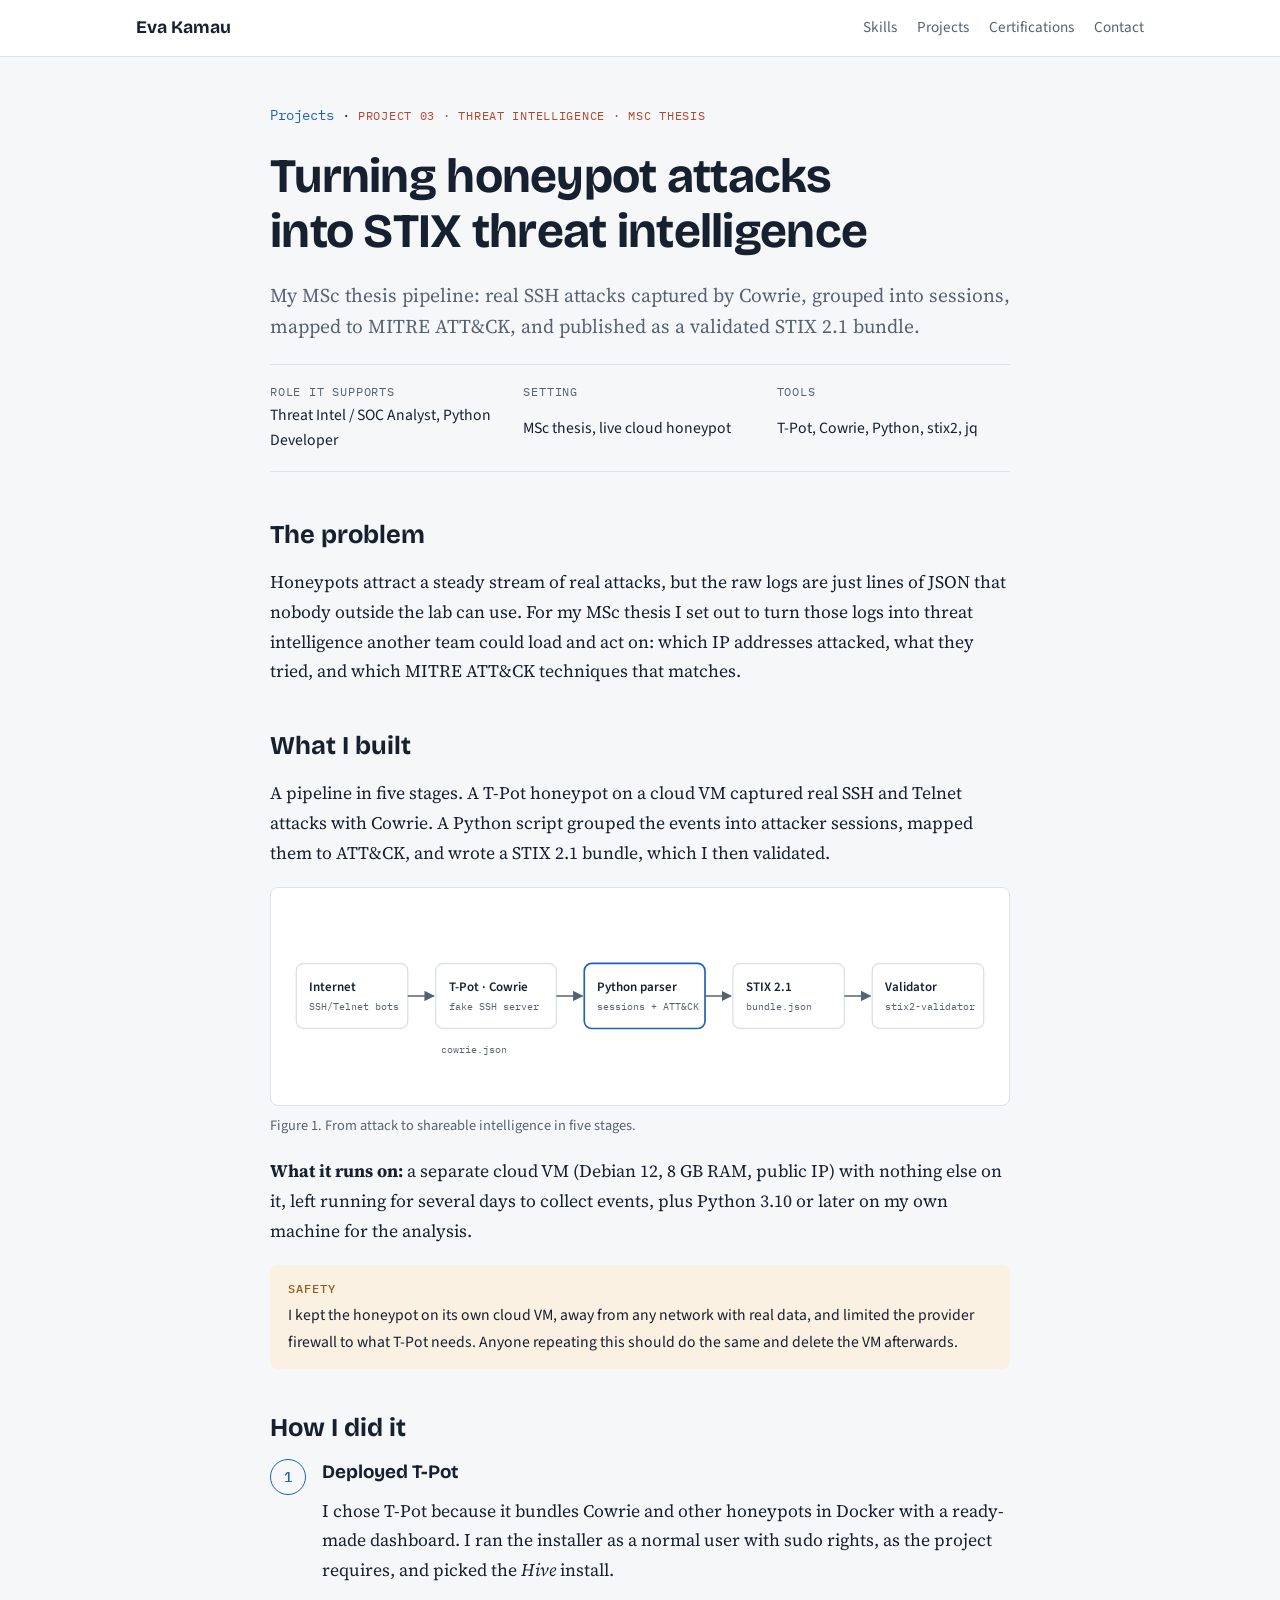
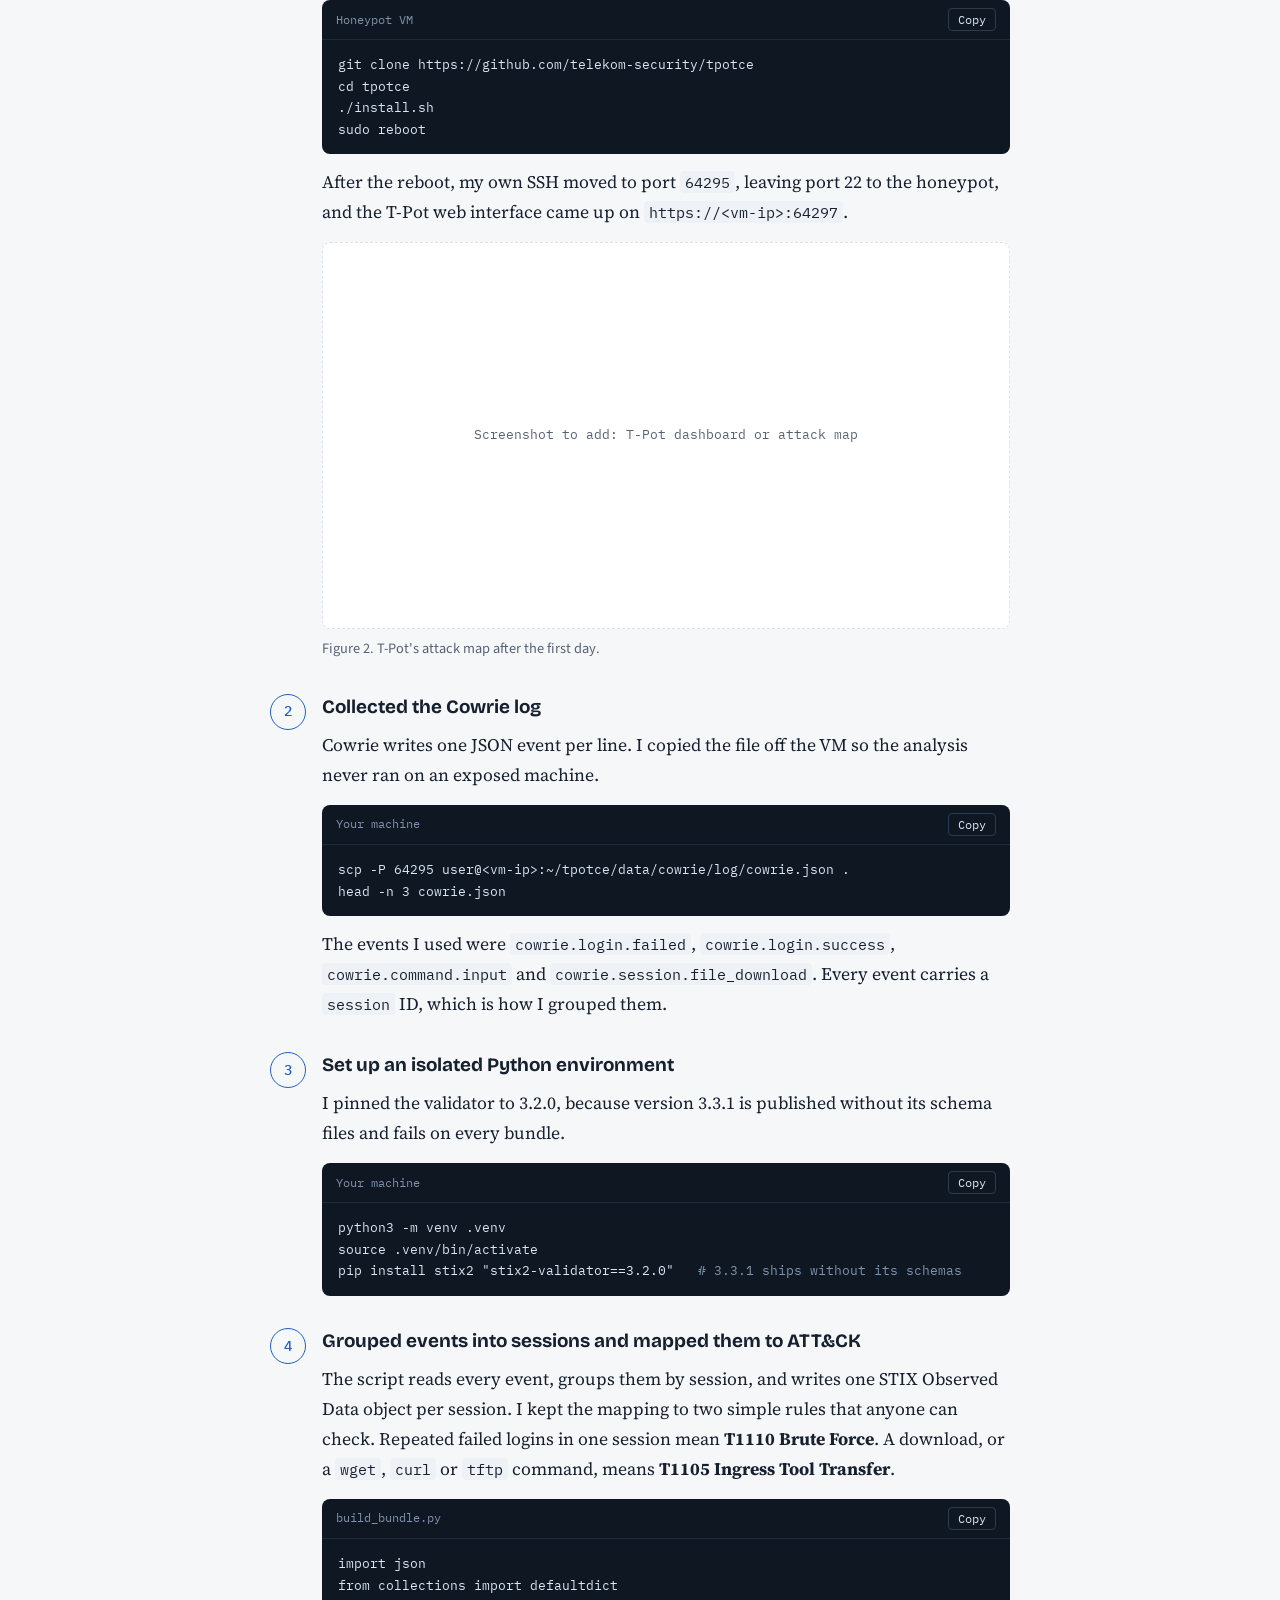
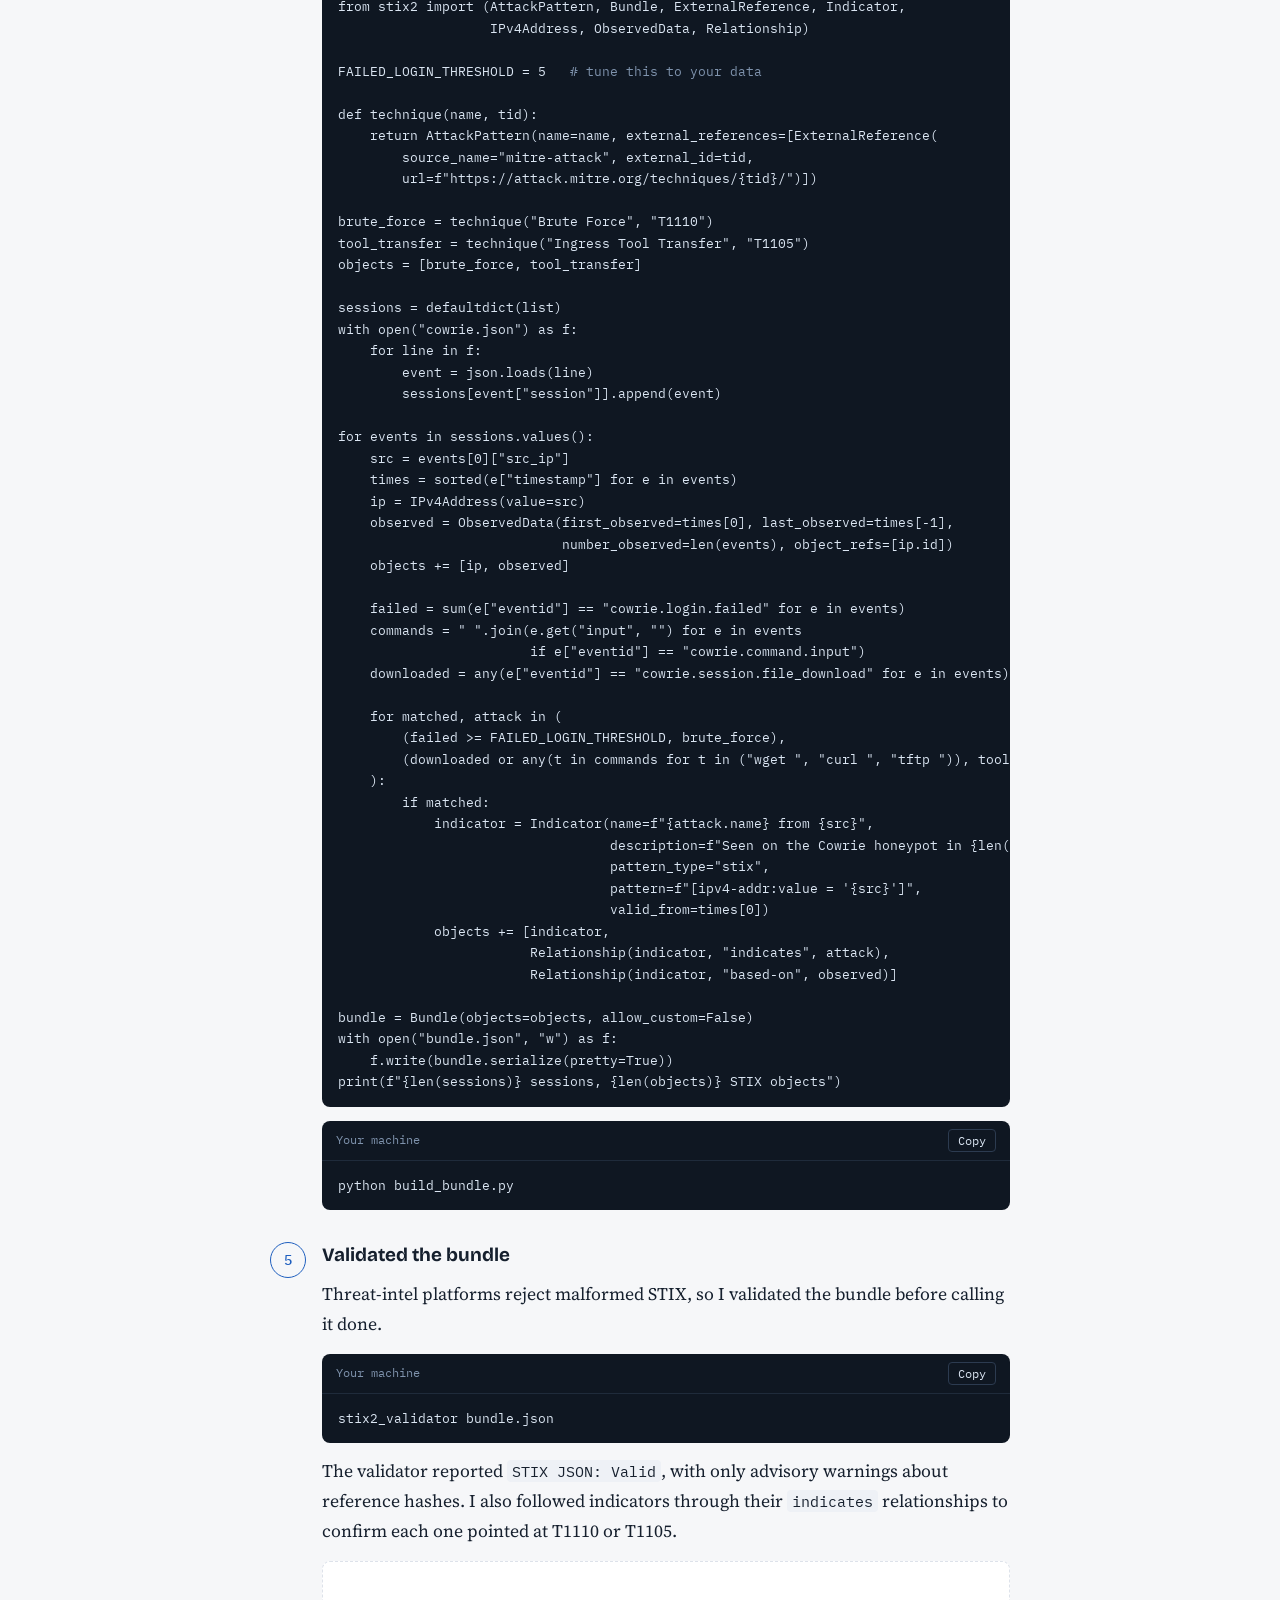
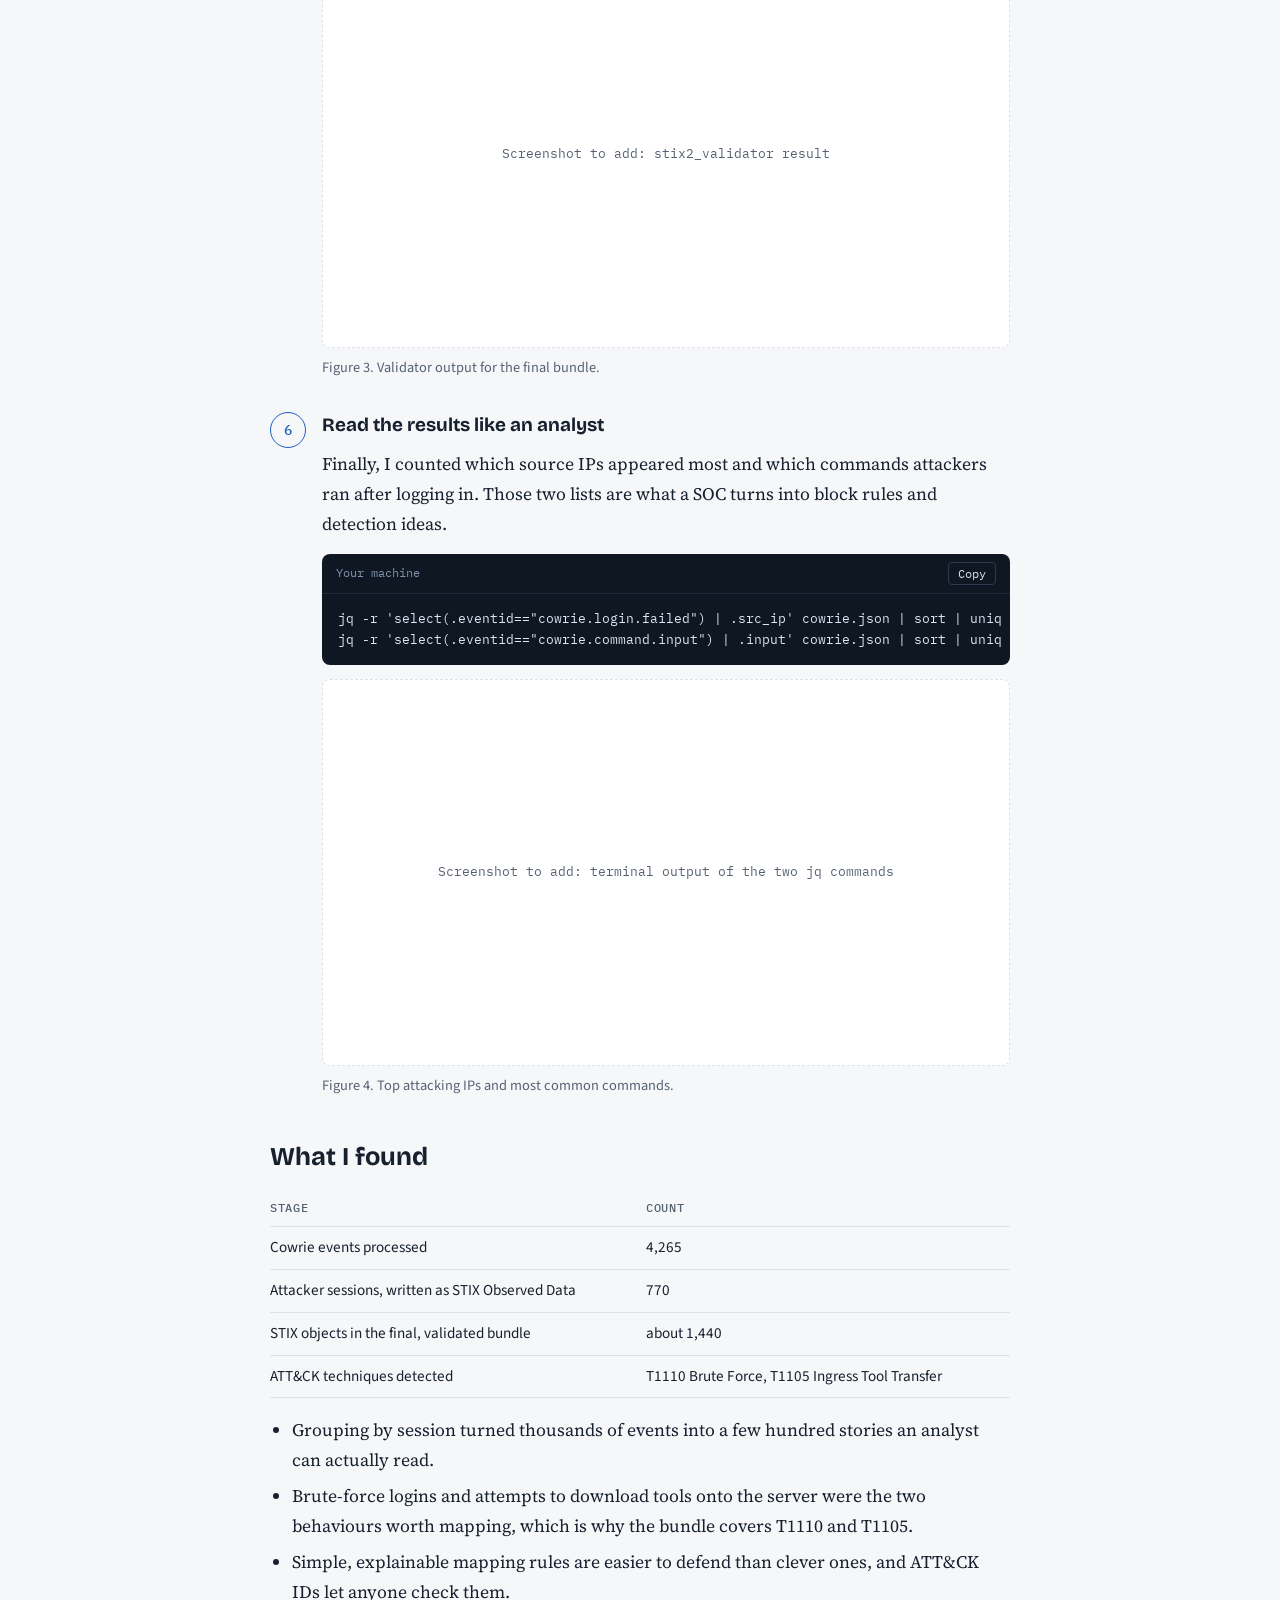
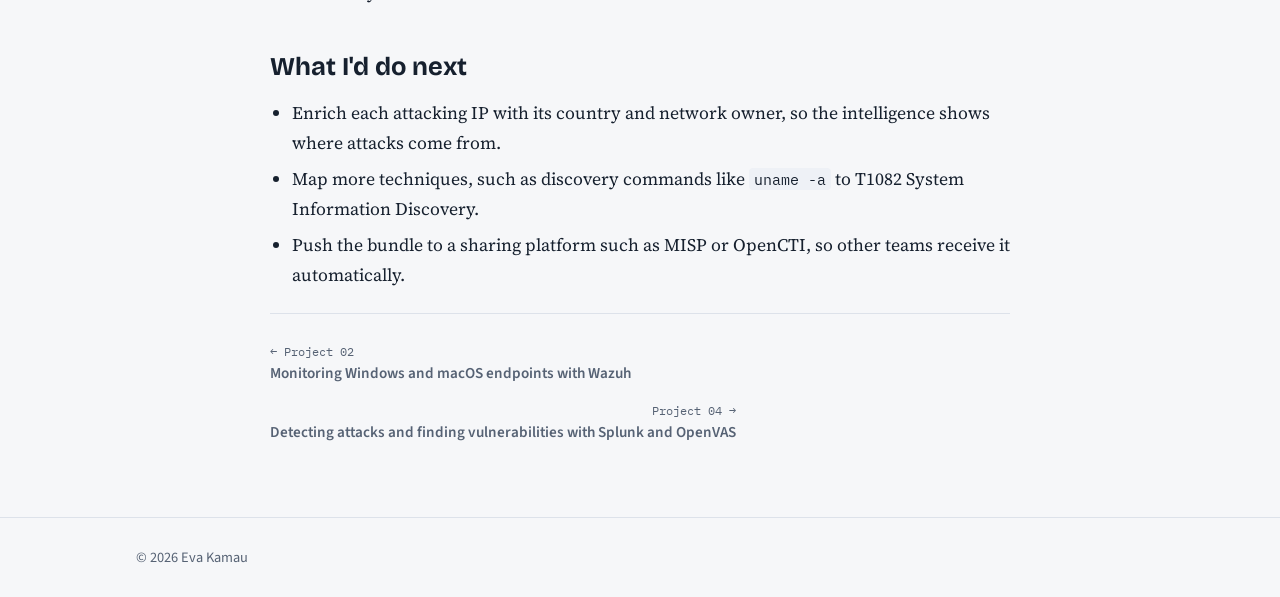
<file: projects/honeypot-threat-intel.html>
<!doctype html>
<html lang="en">
<head>
<meta charset="utf-8">
<meta name="viewport" content="width=device-width, initial-scale=1, viewport-fit=cover">
<title>Turning honeypot attacks into STIX threat intelligence · Eva Kamau</title>
<meta name="description" content="My MSc thesis pipeline: real SSH attacks captured by Cowrie, grouped into sessions, mapped to MITRE ATT&amp;CK, and published as a validated STIX 2.1 bundle.">
<link rel="preconnect" href="https://fonts.googleapis.com">
<link rel="preconnect" href="https://fonts.gstatic.com" crossorigin>
<link rel="stylesheet" href="https://fonts.googleapis.com/css2?family=Bricolage+Grotesque:opsz,wght@12..96,500;12..96,700&family=Source+Sans+3:wght@400;600&family=Source+Serif+4:opsz,wght@8..60,400;8..60,600&family=IBM+Plex+Mono:wght@400;500&display=swap">
<link rel="stylesheet" href="../style.css">
</head>
<body>
<header class="nav">
  <div class="wrap">
    <a class="brand" href="../index.html">Eva Kamau</a>
    <nav aria-label="Sections">
      <ul>
        <li><a href="../index.html#skills">Skills</a></li>
        <li><a href="../index.html#projects">Projects</a></li>
        <li><a href="../index.html#certifications">Certifications</a></li>
        <li><a href="../index.html#contact">Contact</a></li>
      </ul>
    </nav>
  </div>
</header>
<main class="entry">
  <div class="wrap">
    <article class="col">
      <p class="crumbs"><a href="../index.html#projects">Projects</a> · <span class="track sec-l">Project 03 · Threat intelligence · MSc thesis</span></p>
      <h1>Turning honeypot attacks into STIX threat intelligence</h1>
      <p class="dek">My MSc thesis pipeline: real SSH attacks captured by Cowrie, grouped into sessions, mapped to MITRE ATT&amp;CK, and published as a validated STIX 2.1 bundle.</p>
      <dl class="facts">
<div><dt>Role it supports</dt><dd>Threat Intel / SOC Analyst, Python Developer</dd></div>
<div><dt>Setting</dt><dd>MSc thesis, live cloud honeypot</dd></div>
<div><dt>Tools</dt><dd>T-Pot, Cowrie, Python, stix2, jq</dd></div>
      </dl>
      <div class="prose">
<h2 id="problem">The problem</h2>
<p>Honeypots attract a steady stream of real attacks, but the raw logs are just lines of JSON that nobody outside the lab can use. For my MSc thesis I set out to turn those logs into threat intelligence another team could load and act on: which IP addresses attacked, what they tried, and which MITRE ATT&amp;CK techniques that matches.</p>

<h2 id="built">What I built</h2>
<p>A pipeline in five stages. A T-Pot honeypot on a cloud VM captured real SSH and Telnet attacks with Cowrie. A Python script grouped the events into attacker sessions, mapped them to ATT&amp;CK, and wrote a STIX 2.1 bundle, which I then validated.</p>
<figure class="diagram">
  <div class="dwrap">
    <svg viewBox="0 0 760 200" role="img" aria-label="Pipeline: attackers hit T-Pot Cowrie honeypot, events go to cowrie.json, a Python parser groups sessions, maps them to ATT&amp;CK, writes a STIX bundle, then the STIX validator checks it">
      <defs><marker id="ah2" viewBox="0 0 10 10" refX="9" refY="5" markerWidth="7" markerHeight="7" orient="auto-start-reverse"><path d="M0 0 L10 5 L0 10z" class="d-head"/></marker></defs>
      <rect x="10" y="64" width="120" height="70" rx="8" class="d-box"/><text x="24" y="94" class="d-t">Internet</text><text x="24" y="114" class="d-s">SSH/Telnet bots</text>
      <rect x="160" y="64" width="130" height="70" rx="8" class="d-box"/><text x="174" y="94" class="d-t">T-Pot · Cowrie</text><text x="174" y="114" class="d-s">fake SSH server</text>
      <rect x="320" y="64" width="130" height="70" rx="8" class="d-hl"/><text x="334" y="94" class="d-t">Python parser</text><text x="334" y="114" class="d-s">sessions + ATT&amp;CK</text>
      <rect x="480" y="64" width="120" height="70" rx="8" class="d-box"/><text x="494" y="94" class="d-t">STIX 2.1</text><text x="494" y="114" class="d-s">bundle.json</text>
      <rect x="630" y="64" width="120" height="70" rx="8" class="d-box"/><text x="644" y="94" class="d-t">Validator</text><text x="644" y="114" class="d-s">stix2-validator</text>
      <path d="M130 99 L158 99" class="d-a" marker-end="url(#ah2)"/>
      <path d="M290 99 L318 99" class="d-a" marker-end="url(#ah2)"/>
      <path d="M450 99 L478 99" class="d-a" marker-end="url(#ah2)"/>
      <path d="M600 99 L628 99" class="d-a" marker-end="url(#ah2)"/>
      <text x="166" y="160" class="d-s">cowrie.json</text>
    </svg>
  </div>
  <figcaption>Figure 1. From attack to shareable intelligence in five stages.</figcaption>
</figure>

<p><strong>What it runs on:</strong> a separate cloud VM (Debian 12, 8 GB RAM, public IP) with nothing else on it, left running for several days to collect events, plus Python 3.10 or later on my own machine for the analysis.</p>
<div class="note warn"><b>Safety</b>I kept the honeypot on its own cloud VM, away from any network with real data, and limited the provider firewall to what T-Pot needs. Anyone repeating this should do the same and delete the VM afterwards.</div>

<h2 id="how">How I did it</h2>
<ol class="steps">
  <li>
    <h3>Deployed T-Pot</h3>
    <p>I chose T-Pot because it bundles Cowrie and other honeypots in Docker with a ready-made dashboard. I ran the installer as a normal user with sudo rights, as the project requires, and picked the <em>Hive</em> install.</p>
<div class="code"><div class="lbl"><span>Honeypot VM</span><button type="button" class="copy">Copy</button></div><pre><code>git clone https://github.com/telekom-security/tpotce
cd tpotce
./install.sh
sudo reboot</code></pre></div>
    <p>After the reboot, my own SSH moved to port <code>64295</code>, leaving port 22 to the honeypot, and the T-Pot web interface came up on <code>https://&lt;vm-ip&gt;:64297</code>.</p>
    <figure class="shot"><div class="frame">Screenshot to add: T-Pot dashboard or attack map</div><figcaption>Figure 2. T-Pot's attack map after the first day.</figcaption></figure>
  </li>
  <li>
    <h3>Collected the Cowrie log</h3>
    <p>Cowrie writes one JSON event per line. I copied the file off the VM so the analysis never ran on an exposed machine.</p>
<div class="code"><div class="lbl"><span>Your machine</span><button type="button" class="copy">Copy</button></div><pre><code>scp -P 64295 user@&lt;vm-ip&gt;:~/tpotce/data/cowrie/log/cowrie.json .
head -n 3 cowrie.json</code></pre></div>
    <p>The events I used were <code>cowrie.login.failed</code>, <code>cowrie.login.success</code>, <code>cowrie.command.input</code> and <code>cowrie.session.file_download</code>. Every event carries a <code>session</code> ID, which is how I grouped them.</p>
  </li>
  <li>
    <h3>Set up an isolated Python environment</h3>
    <p>I pinned the validator to 3.2.0, because version 3.3.1 is published without its schema files and fails on every bundle.</p>
<div class="code"><div class="lbl"><span>Your machine</span><button type="button" class="copy">Copy</button></div><pre><code>python3 -m venv .venv
source .venv/bin/activate
pip install stix2 "stix2-validator==3.2.0"   <span class="c"># 3.3.1 ships without its schemas</span></code></pre></div>
  </li>
  <li>
    <h3>Grouped events into sessions and mapped them to ATT&amp;CK</h3>
    <p>The script reads every event, groups them by session, and writes one STIX Observed Data object per session. I kept the mapping to two simple rules that anyone can check. Repeated failed logins in one session mean <strong>T1110 Brute Force</strong>. A download, or a <code>wget</code>, <code>curl</code> or <code>tftp</code> command, means <strong>T1105 Ingress Tool Transfer</strong>.</p>
<div class="code"><div class="lbl"><span>build_bundle.py</span><button type="button" class="copy">Copy</button></div><pre><code>import json
from collections import defaultdict
from stix2 import (AttackPattern, Bundle, ExternalReference, Indicator,
                   IPv4Address, ObservedData, Relationship)

FAILED_LOGIN_THRESHOLD = 5   <span class="c"># tune this to your data</span>

def technique(name, tid):
    return AttackPattern(name=name, external_references=[ExternalReference(
        source_name="mitre-attack", external_id=tid,
        url=f"https://attack.mitre.org/techniques/{tid}/")])

brute_force = technique("Brute Force", "T1110")
tool_transfer = technique("Ingress Tool Transfer", "T1105")
objects = [brute_force, tool_transfer]

sessions = defaultdict(list)
with open("cowrie.json") as f:
    for line in f:
        event = json.loads(line)
        sessions[event["session"]].append(event)

for events in sessions.values():
    src = events[0]["src_ip"]
    times = sorted(e["timestamp"] for e in events)
    ip = IPv4Address(value=src)
    observed = ObservedData(first_observed=times[0], last_observed=times[-1],
                            number_observed=len(events), object_refs=[ip.id])
    objects += [ip, observed]

    failed = sum(e["eventid"] == "cowrie.login.failed" for e in events)
    commands = " ".join(e.get("input", "") for e in events
                        if e["eventid"] == "cowrie.command.input")
    downloaded = any(e["eventid"] == "cowrie.session.file_download" for e in events)

    for matched, attack in (
        (failed &gt;= FAILED_LOGIN_THRESHOLD, brute_force),
        (downloaded or any(t in commands for t in ("wget ", "curl ", "tftp ")), tool_transfer),
    ):
        if matched:
            indicator = Indicator(name=f"{attack.name} from {src}",
                                  description=f"Seen on the Cowrie honeypot in {len(events)} events",
                                  pattern_type="stix",
                                  pattern=f"[ipv4-addr:value = '{src}']",
                                  valid_from=times[0])
            objects += [indicator,
                        Relationship(indicator, "indicates", attack),
                        Relationship(indicator, "based-on", observed)]

bundle = Bundle(objects=objects, allow_custom=False)
with open("bundle.json", "w") as f:
    f.write(bundle.serialize(pretty=True))
print(f"{len(sessions)} sessions, {len(objects)} STIX objects")</code></pre></div>
<div class="code"><div class="lbl"><span>Your machine</span><button type="button" class="copy">Copy</button></div><pre><code>python build_bundle.py</code></pre></div>
  </li>
  <li>
    <h3>Validated the bundle</h3>
    <p>Threat-intel platforms reject malformed STIX, so I validated the bundle before calling it done.</p>
<div class="code"><div class="lbl"><span>Your machine</span><button type="button" class="copy">Copy</button></div><pre><code>stix2_validator bundle.json</code></pre></div>
    <p>The validator reported <code>STIX JSON: Valid</code>, with only advisory warnings about reference hashes. I also followed indicators through their <code>indicates</code> relationships to confirm each one pointed at T1110 or T1105.</p>
    <figure class="shot"><div class="frame">Screenshot to add: stix2_validator result</div><figcaption>Figure 3. Validator output for the final bundle.</figcaption></figure>
  </li>
  <li>
    <h3>Read the results like an analyst</h3>
    <p>Finally, I counted which source IPs appeared most and which commands attackers ran after logging in. Those two lists are what a SOC turns into block rules and detection ideas.</p>
<div class="code"><div class="lbl"><span>Your machine</span><button type="button" class="copy">Copy</button></div><pre><code>jq -r 'select(.eventid=="cowrie.login.failed") | .src_ip' cowrie.json | sort | uniq -c | sort -rn | head
jq -r 'select(.eventid=="cowrie.command.input") | .input' cowrie.json | sort | uniq -c | sort -rn | head</code></pre></div>
    <figure class="shot"><div class="frame">Screenshot to add: terminal output of the two jq commands</div><figcaption>Figure 4. Top attacking IPs and most common commands.</figcaption></figure>
  </li>
</ol>

<h2 id="found">What I found</h2>
<div class="tbl"><table>
  <tr><th>Stage</th><th>Count</th></tr>
  <tr><td>Cowrie events processed</td><td>4,265</td></tr>
  <tr><td>Attacker sessions, written as STIX Observed Data</td><td>770</td></tr>
  <tr><td>STIX objects in the final, validated bundle</td><td>about 1,440</td></tr>
  <tr><td>ATT&amp;CK techniques detected</td><td>T1110 Brute Force, T1105 Ingress Tool Transfer</td></tr>
</table></div>
<ul>
  <li>Grouping by session turned thousands of events into a few hundred stories an analyst can actually read.</li>
  <li>Brute-force logins and attempts to download tools onto the server were the two behaviours worth mapping, which is why the bundle covers T1110 and T1105.</li>
  <li>Simple, explainable mapping rules are easier to defend than clever ones, and ATT&amp;CK IDs let anyone check them.</li>
</ul>

<h2 id="next">What I'd do next</h2>
<ul>
  <li>Enrich each attacking IP with its country and network owner, so the intelligence shows where attacks come from.</li>
  <li>Map more techniques, such as discovery commands like <code>uname -a</code> to T1082 System Information Discovery.</li>
  <li>Push the bundle to a sharing platform such as MISP or OpenCTI, so other teams receive it automatically.</li>
</ul>

      </div>
      <nav class="pager" aria-label="More projects"><a href="wazuh-siem.html"><span>← Project 02</span>Monitoring Windows and macOS endpoints with Wazuh</a><a href="detection-lab.html" style="text-align:right"><span>Project 04 →</span>Detecting attacks and finding vulnerabilities with Splunk and OpenVAS</a></nav>
    </article>
  </div>
</main>
<footer>
  <div class="wrap">© 2026 Eva Kamau</div>
</footer>
<script src="../script.js"></script>
</body>
</html>
</file>
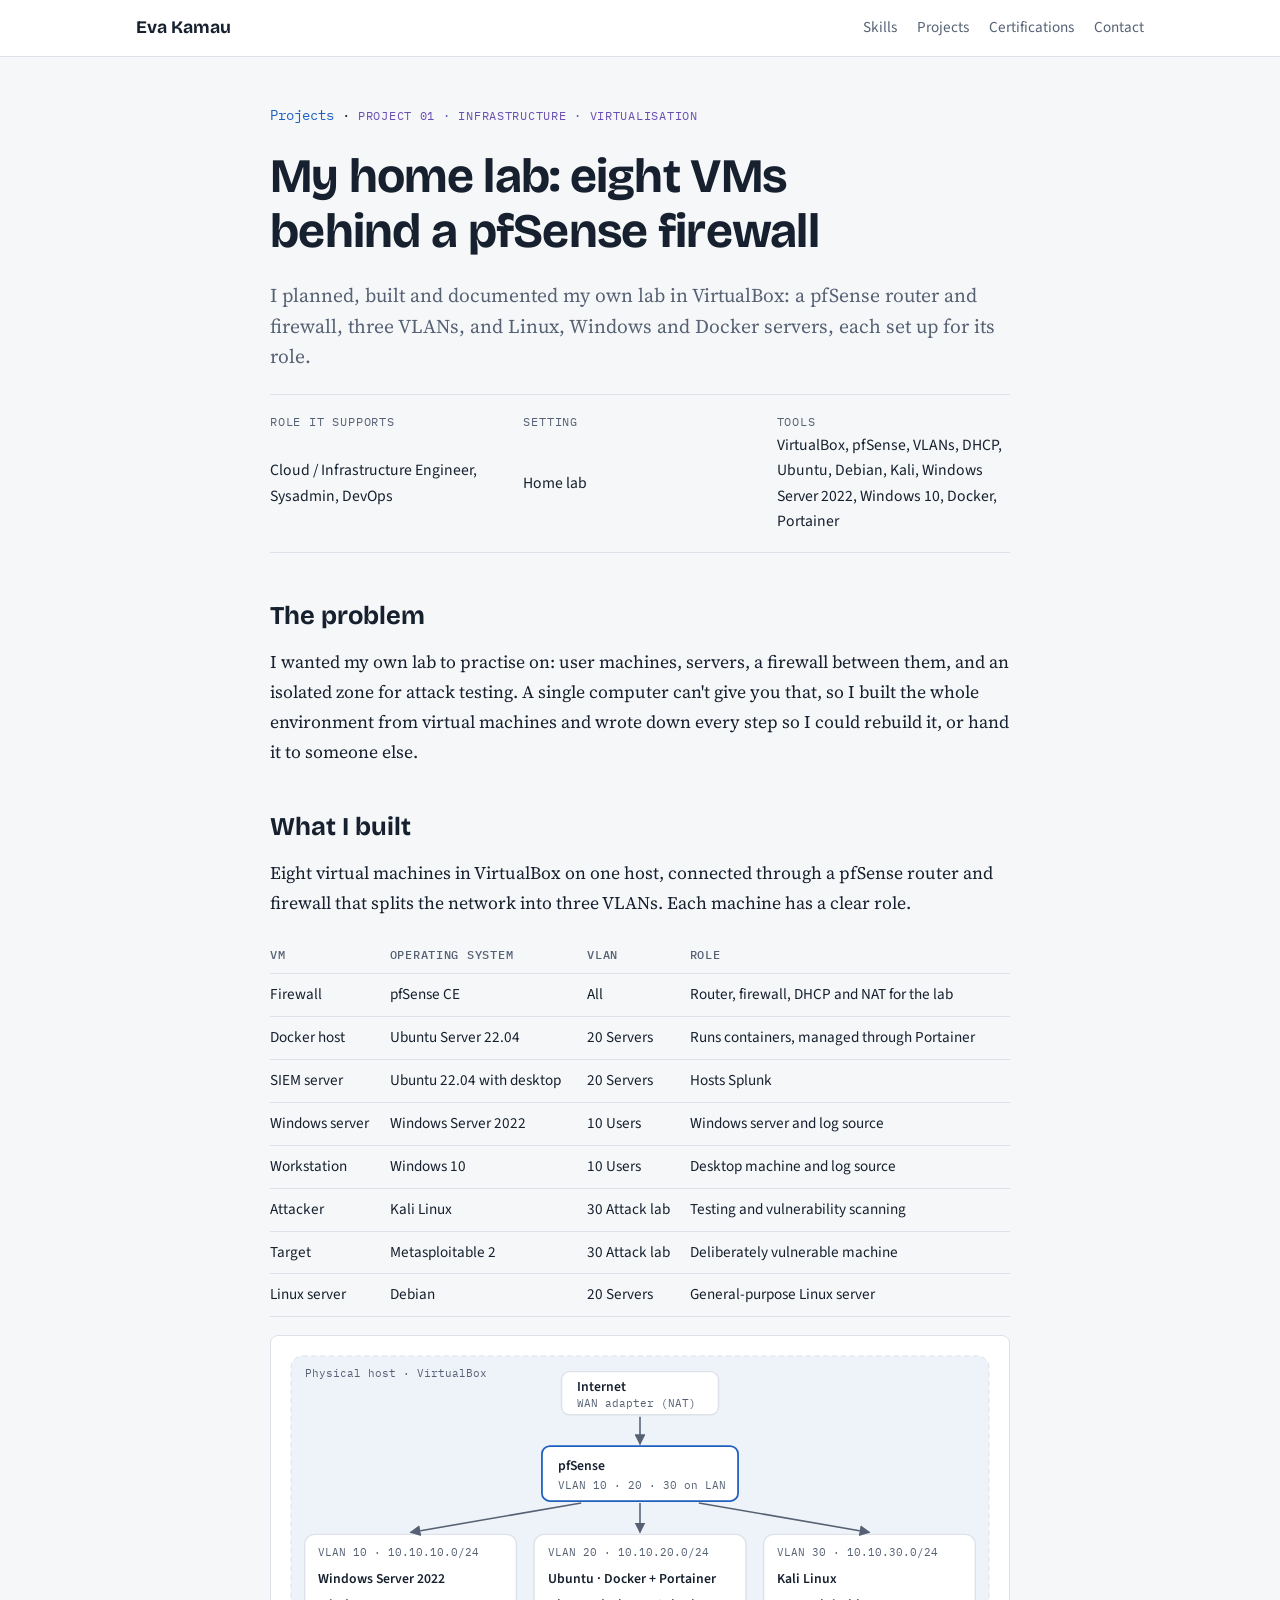
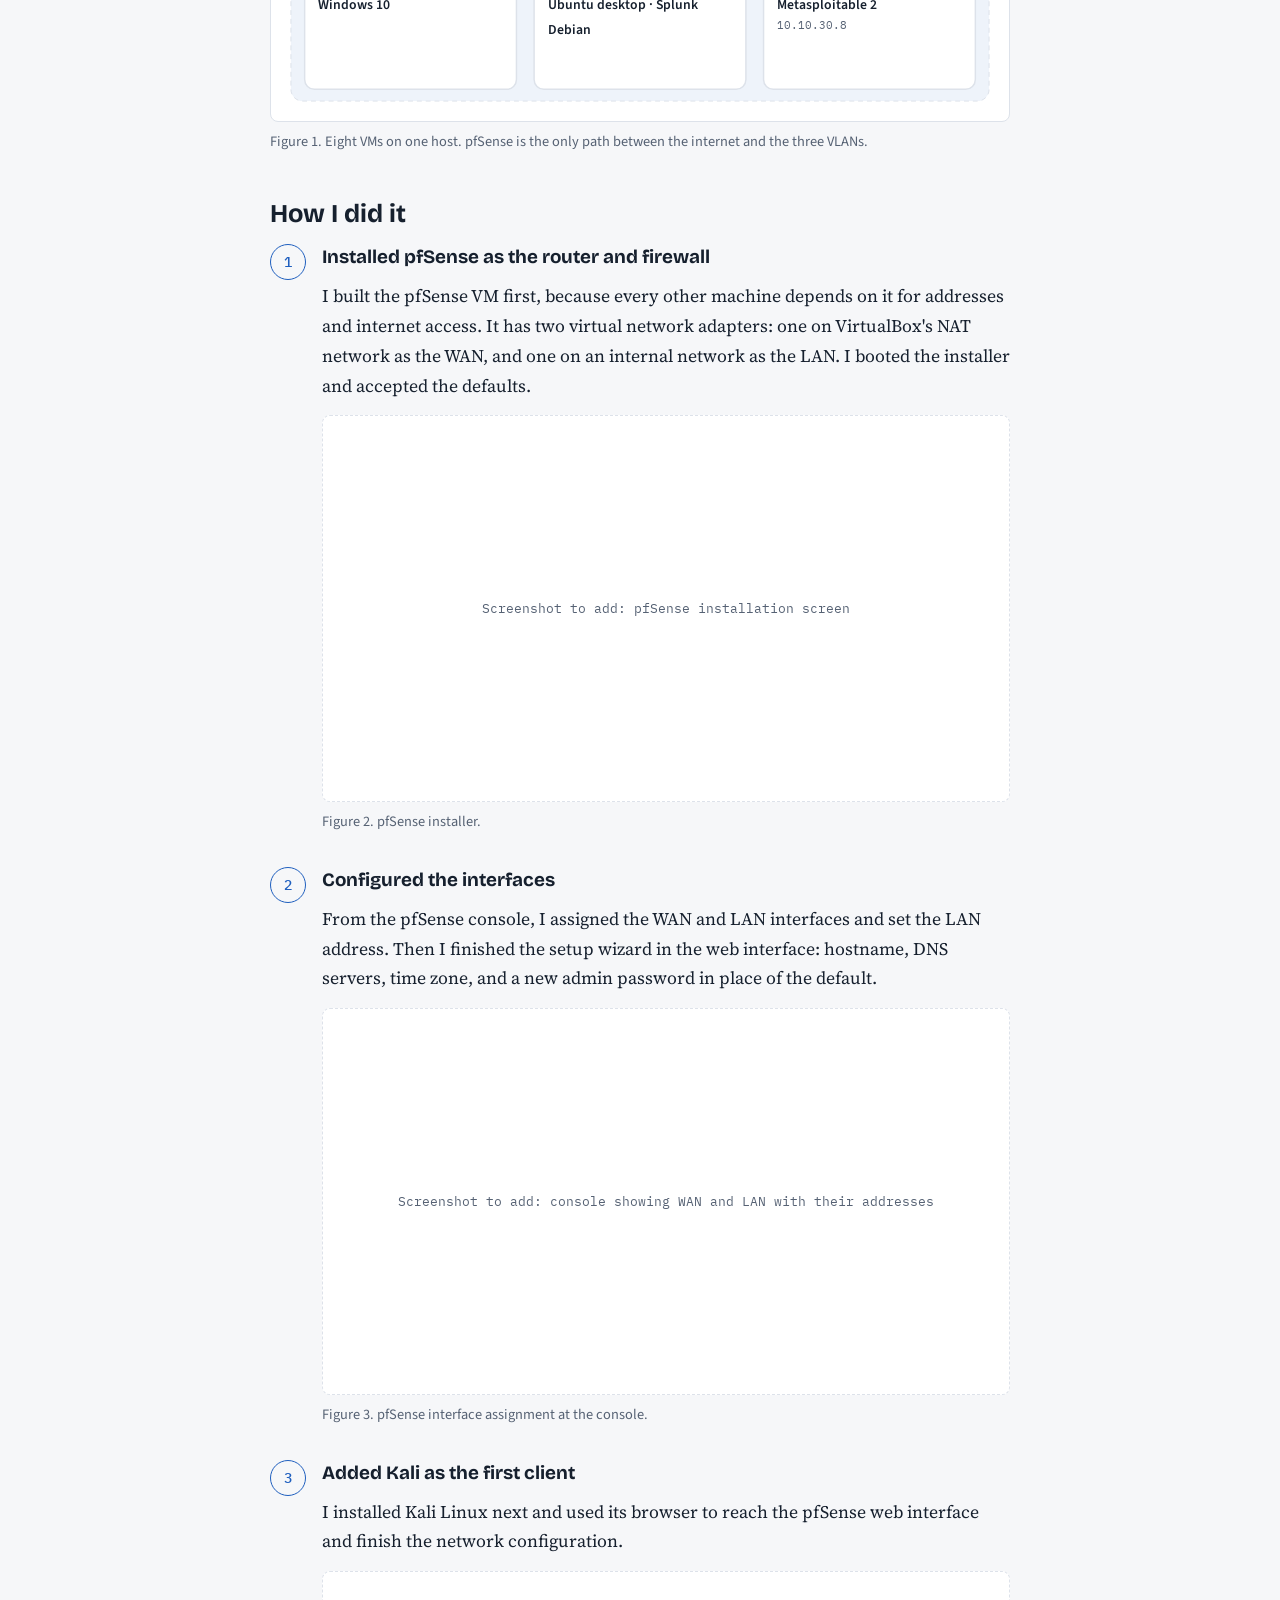
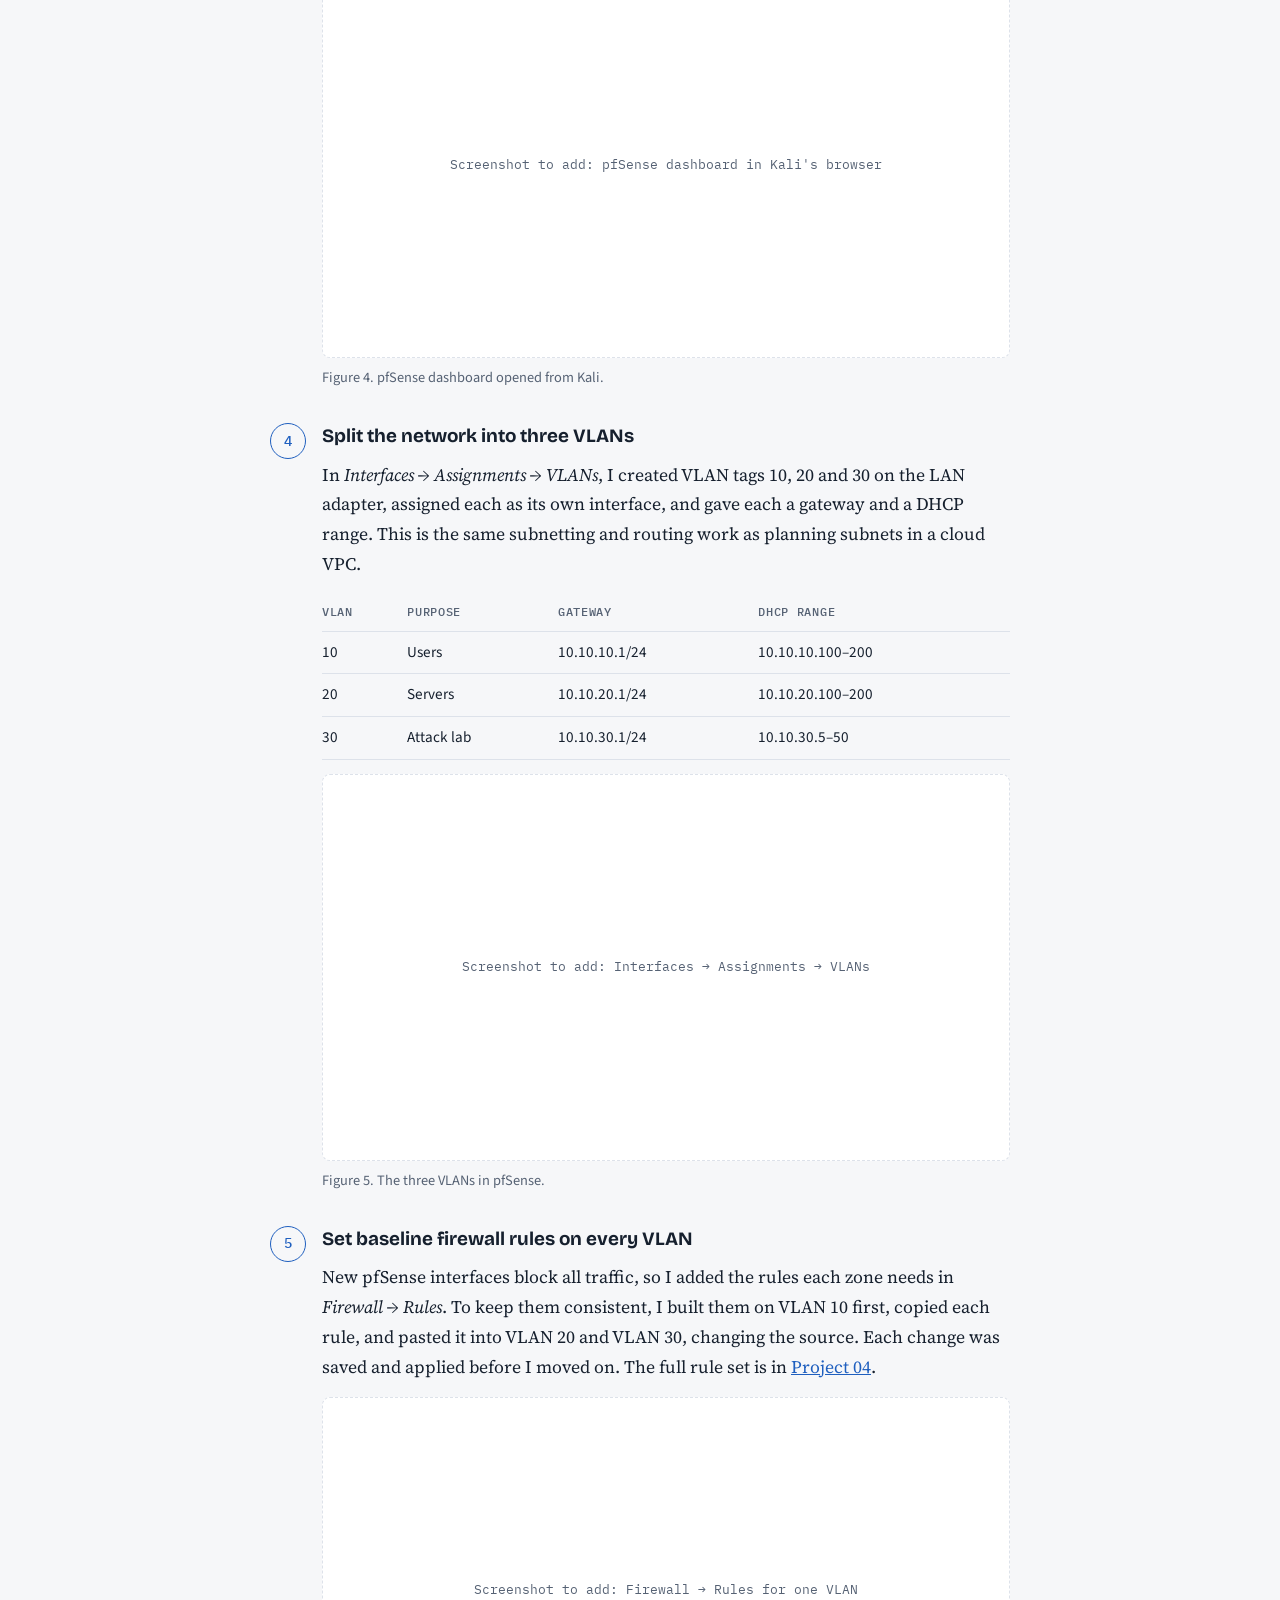
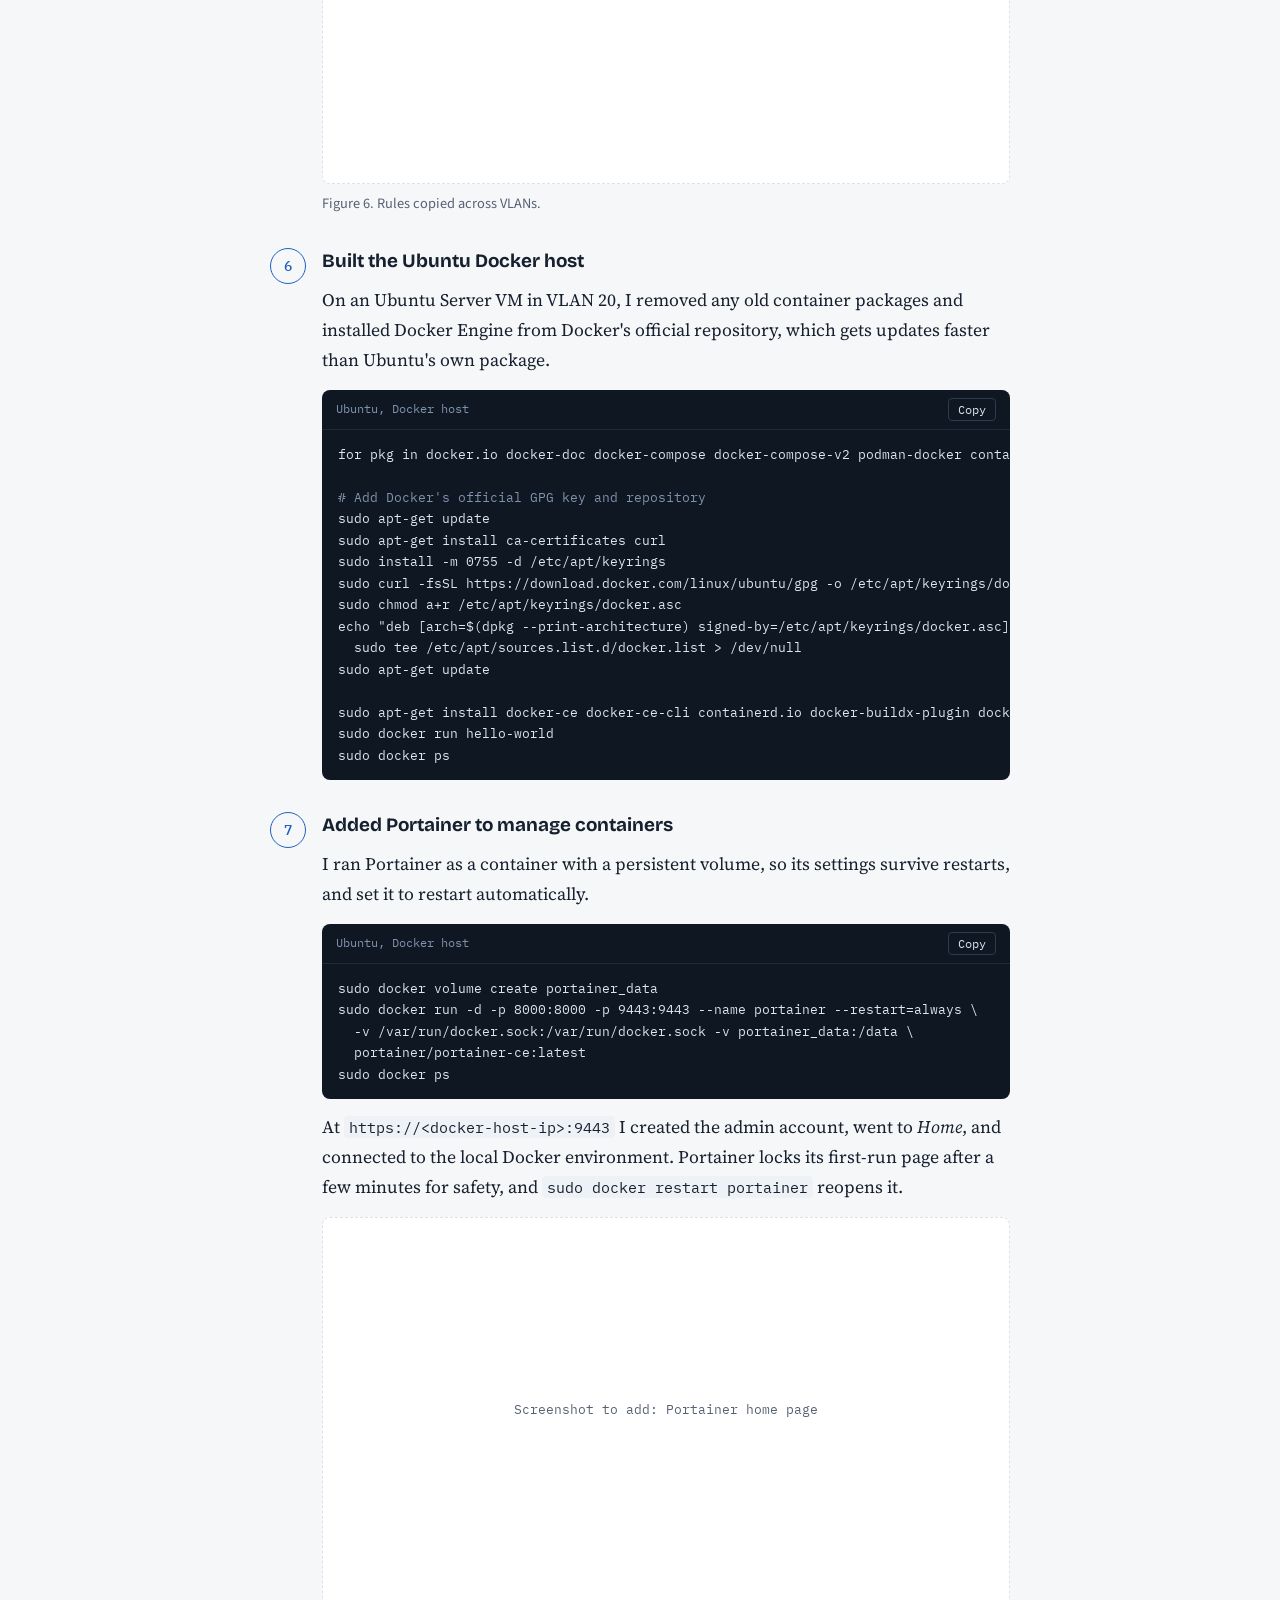
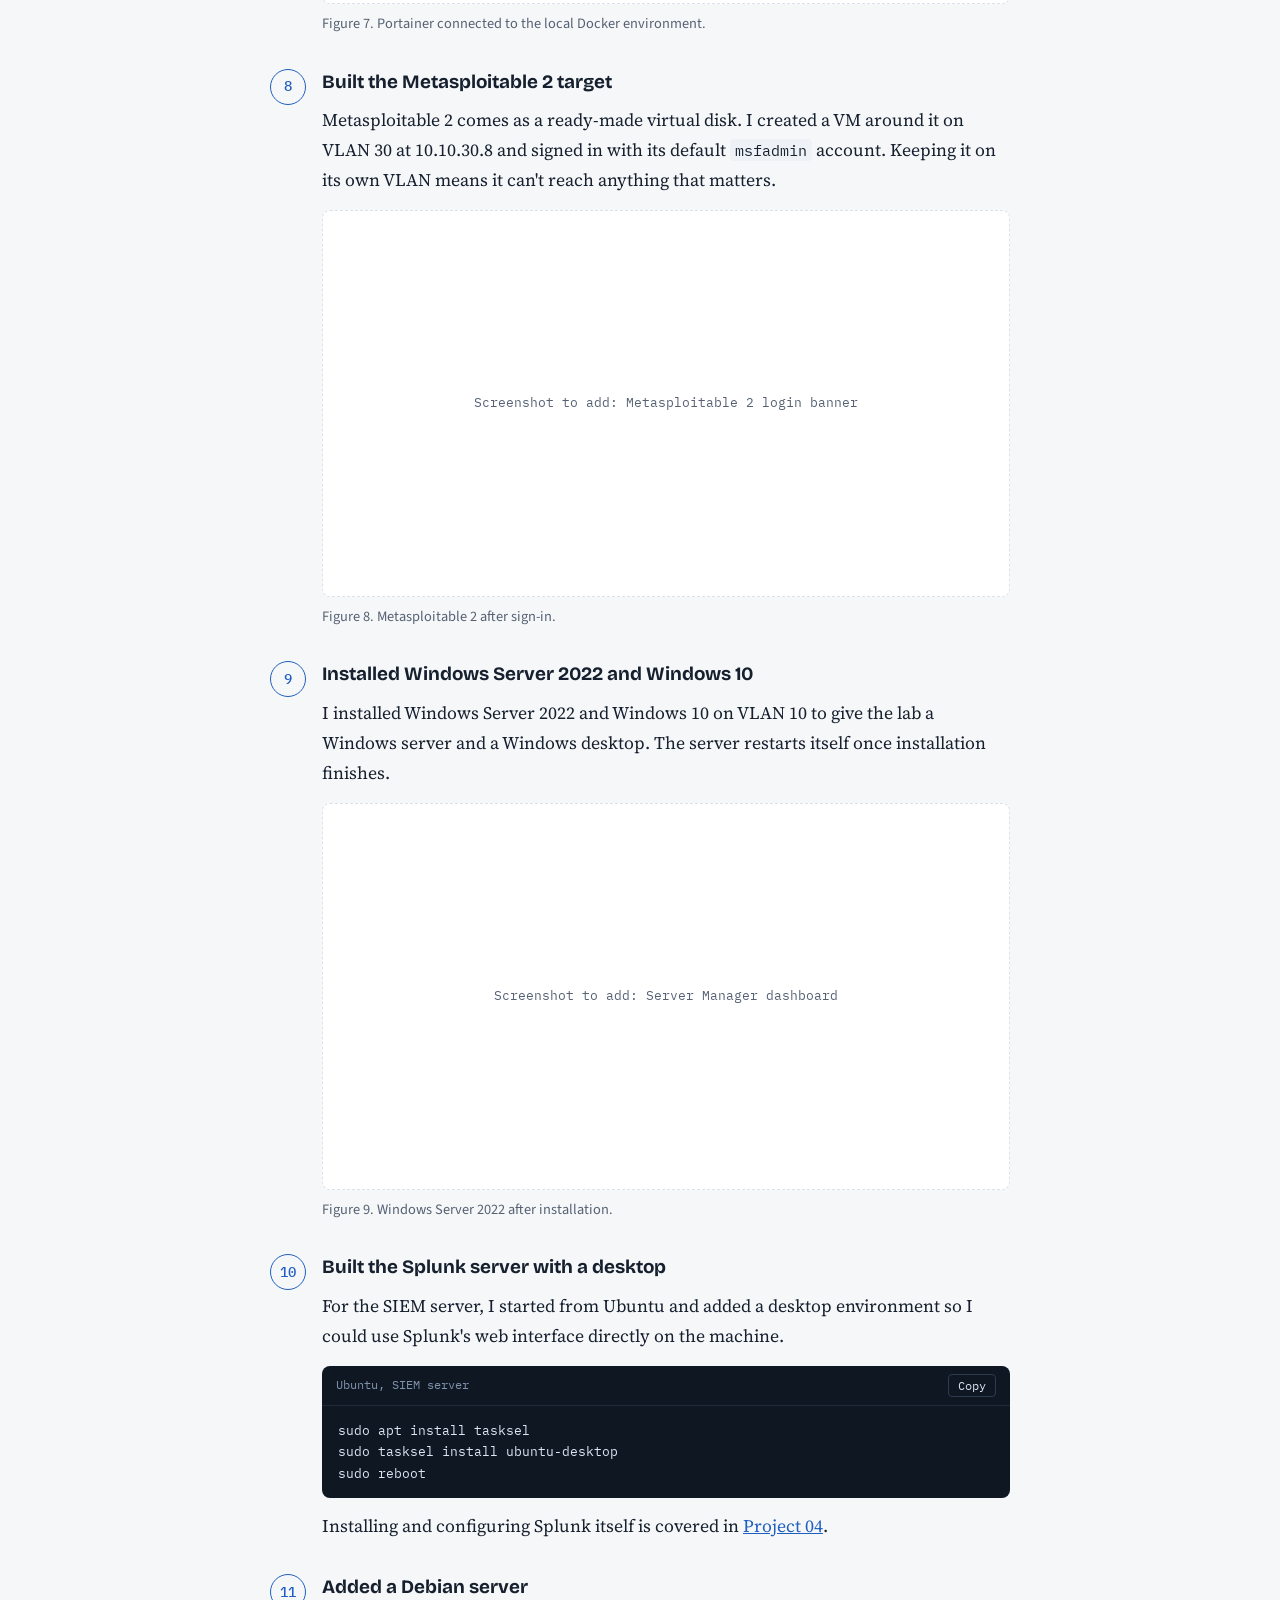
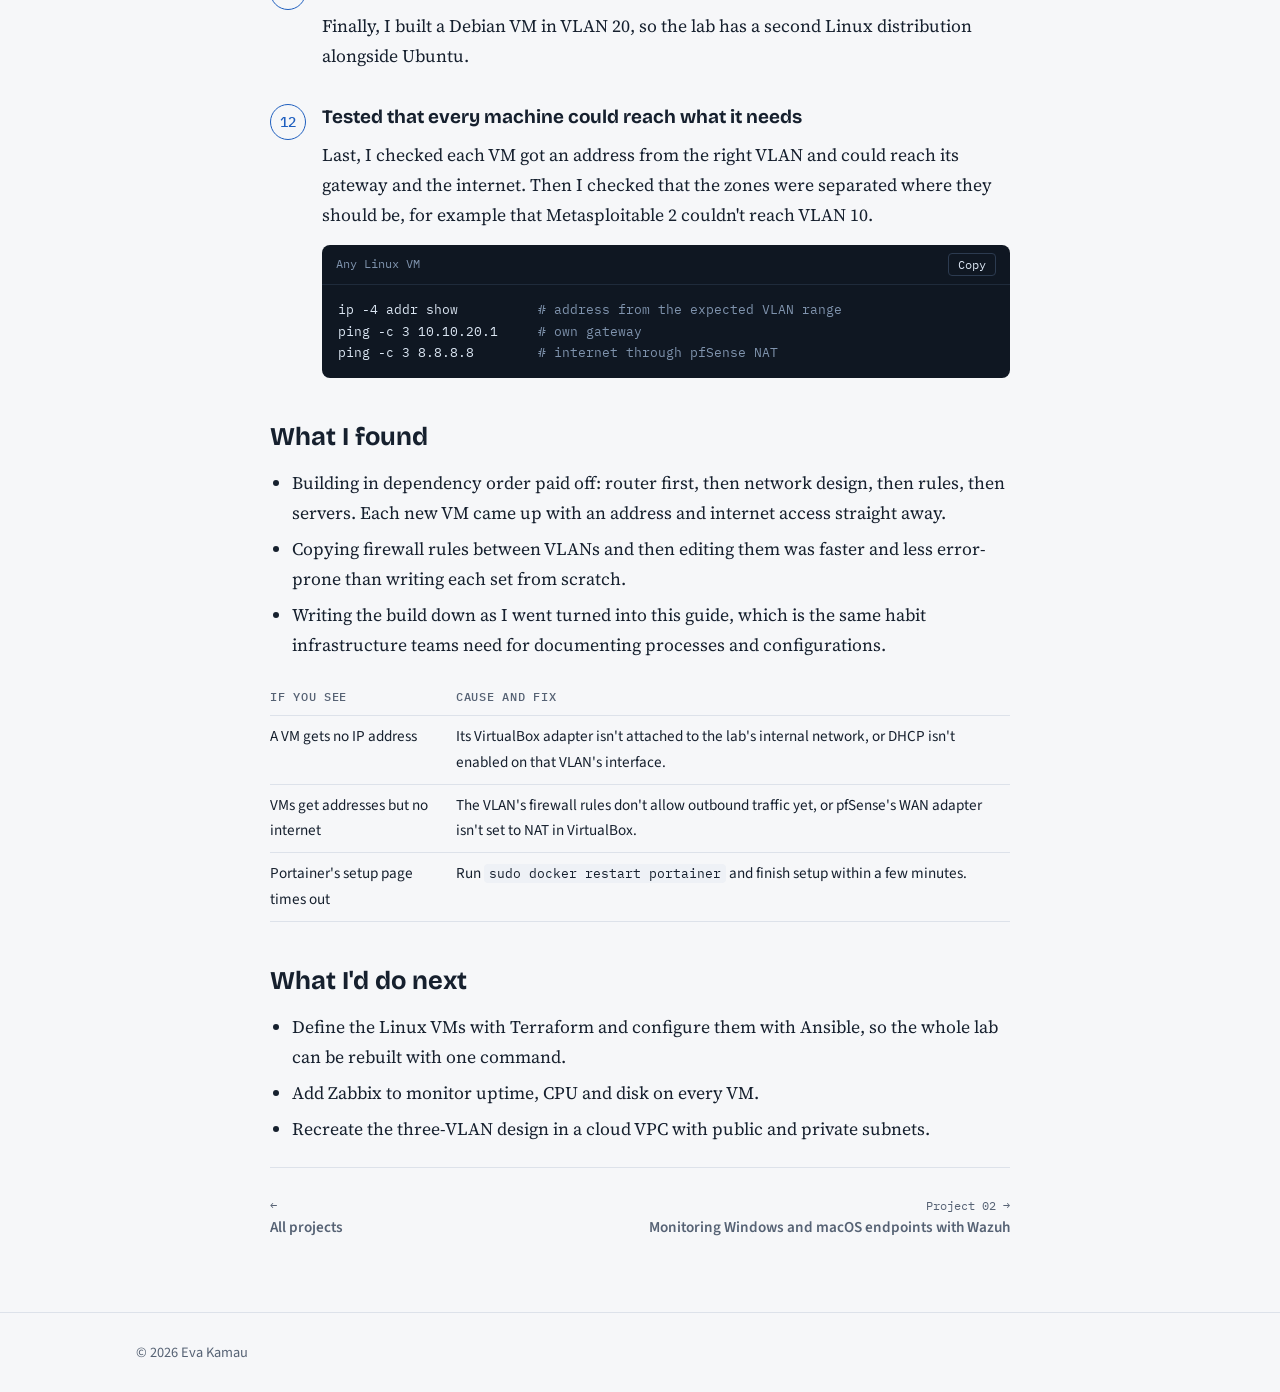
<file: projects/lab-infrastructure.html>
<!doctype html>
<html lang="en">
<head>
<meta charset="utf-8">
<meta name="viewport" content="width=device-width, initial-scale=1, viewport-fit=cover">
<title>My home lab: eight VMs behind a pfSense firewall · Eva Kamau</title>
<meta name="description" content="I planned, built and documented my own lab in VirtualBox: a pfSense router and firewall, three VLANs, and Linux, Windows and Docker servers, each set up for its role.">
<link rel="preconnect" href="https://fonts.googleapis.com">
<link rel="preconnect" href="https://fonts.gstatic.com" crossorigin>
<link rel="stylesheet" href="https://fonts.googleapis.com/css2?family=Bricolage+Grotesque:opsz,wght@12..96,500;12..96,700&family=Source+Sans+3:wght@400;600&family=Source+Serif+4:opsz,wght@8..60,400;8..60,600&family=IBM+Plex+Mono:wght@400;500&display=swap">
<link rel="stylesheet" href="../style.css">
</head>
<body>
<header class="nav">
  <div class="wrap">
    <a class="brand" href="../index.html">Eva Kamau</a>
    <nav aria-label="Sections">
      <ul>
        <li><a href="../index.html#skills">Skills</a></li>
        <li><a href="../index.html#projects">Projects</a></li>
        <li><a href="../index.html#certifications">Certifications</a></li>
        <li><a href="../index.html#contact">Contact</a></li>
      </ul>
    </nav>
  </div>
</header>
<main class="entry">
  <div class="wrap">
    <article class="col">
      <p class="crumbs"><a href="../index.html#projects">Projects</a> · <span class="track ops-l">Project 01 · Infrastructure · Virtualisation</span></p>
      <h1>My home lab: eight VMs behind a pfSense firewall</h1>
      <p class="dek">I planned, built and documented my own lab in VirtualBox: a pfSense router and firewall, three VLANs, and Linux, Windows and Docker servers, each set up for its role.</p>
      <dl class="facts">
<div><dt>Role it supports</dt><dd>Cloud / Infrastructure Engineer, Sysadmin, DevOps</dd></div>
<div><dt>Setting</dt><dd>Home lab</dd></div>
<div><dt>Tools</dt><dd>VirtualBox, pfSense, VLANs, DHCP, Ubuntu, Debian, Kali, Windows Server 2022, Windows 10, Docker, Portainer</dd></div>
      </dl>
      <div class="prose">
<h2 id="problem">The problem</h2>
<p>I wanted my own lab to practise on: user machines, servers, a firewall between them, and an isolated zone for attack testing. A single computer can't give you that, so I built the whole environment from virtual machines and wrote down every step so I could rebuild it, or hand it to someone else.</p>

<h2 id="built">What I built</h2>
<p>Eight virtual machines in VirtualBox on one host, connected through a pfSense router and firewall that splits the network into three VLANs. Each machine has a clear role.</p>
<div class="tbl"><table>
  <tr><th>VM</th><th>Operating system</th><th>VLAN</th><th>Role</th></tr>
  <tr><td>Firewall</td><td>pfSense CE</td><td>All</td><td>Router, firewall, DHCP and NAT for the lab</td></tr>
  <tr><td>Docker host</td><td>Ubuntu Server 22.04</td><td>20 Servers</td><td>Runs containers, managed through Portainer</td></tr>
  <tr><td>SIEM server</td><td>Ubuntu 22.04 with desktop</td><td>20 Servers</td><td>Hosts Splunk</td></tr>
  <tr><td>Windows server</td><td>Windows Server 2022</td><td>10 Users</td><td>Windows server and log source</td></tr>
  <tr><td>Workstation</td><td>Windows 10</td><td>10 Users</td><td>Desktop machine and log source</td></tr>
  <tr><td>Attacker</td><td>Kali Linux</td><td>30 Attack lab</td><td>Testing and vulnerability scanning</td></tr>
  <tr><td>Target</td><td>Metasploitable 2</td><td>30 Attack lab</td><td>Deliberately vulnerable machine</td></tr>
  <tr><td>Linux server</td><td>Debian</td><td>20 Servers</td><td>General-purpose Linux server</td></tr>
</table></div>
<figure class="diagram">
  <div class="dwrap">
    <svg viewBox="0 0 720 360" role="img" aria-label="One host runs eight VMs: pfSense routes between the internet and VLAN 10 users, VLAN 20 servers and VLAN 30 attack lab">
      <defs><marker id="ah5" viewBox="0 0 10 10" refX="9" refY="5" markerWidth="7" markerHeight="7" orient="auto-start-reverse"><path d="M0 0 L10 5 L0 10z" class="d-head"/></marker></defs>
      <rect x="4" y="4" width="712" height="352" rx="12" class="d-zone"/>
      <text x="18" y="26" class="d-s">Physical host · VirtualBox</text>
      <rect x="280" y="20" width="160" height="44" rx="8" class="d-box"/><text x="296" y="40" class="d-t">Internet</text><text x="296" y="56" class="d-s">WAN adapter (NAT)</text>
      <rect x="260" y="96" width="200" height="56" rx="8" class="d-hl"/><text x="276" y="120" class="d-t">pfSense</text><text x="276" y="140" class="d-s">VLAN 10 · 20 · 30 on LAN</text>
      <path d="M360 66 L360 94" class="d-a" marker-end="url(#ah5)"/>
      <rect x="18" y="186" width="216" height="158" rx="10" class="d-box"/><text x="32" y="208" class="d-s">VLAN 10 · 10.10.10.0/24</text>
      <text x="32" y="236" class="d-t">Windows Server 2022</text><text x="32" y="262" class="d-t">Windows 10</text>
      <rect x="252" y="186" width="216" height="158" rx="10" class="d-box"/><text x="266" y="208" class="d-s">VLAN 20 · 10.10.20.0/24</text>
      <text x="266" y="236" class="d-t">Ubuntu · Docker + Portainer</text><text x="266" y="262" class="d-t">Ubuntu desktop · Splunk</text><text x="266" y="288" class="d-t">Debian</text>
      <rect x="486" y="186" width="216" height="158" rx="10" class="d-box"/><text x="500" y="208" class="d-s">VLAN 30 · 10.10.30.0/24</text>
      <text x="500" y="236" class="d-t">Kali Linux</text><text x="500" y="262" class="d-t">Metasploitable 2</text><text x="500" y="282" class="d-s">10.10.30.8</text>
      <path d="M300 154 L126 184" class="d-a" marker-end="url(#ah5)"/>
      <path d="M360 154 L360 184" class="d-a" marker-end="url(#ah5)"/>
      <path d="M420 154 L594 184" class="d-a" marker-end="url(#ah5)"/>
    </svg>
  </div>
  <figcaption>Figure 1. Eight VMs on one host. pfSense is the only path between the internet and the three VLANs.</figcaption>
</figure>

<h2 id="how">How I did it</h2>
<ol class="steps">
  <li>
    <h3>Installed pfSense as the router and firewall</h3>
    <p>I built the pfSense VM first, because every other machine depends on it for addresses and internet access. It has two virtual network adapters: one on VirtualBox's NAT network as the WAN, and one on an internal network as the LAN. I booted the installer and accepted the defaults.</p>
    <figure class="shot"><div class="frame">Screenshot to add: pfSense installation screen</div><figcaption>Figure 2. pfSense installer.</figcaption></figure>
  </li>
  <li>
    <h3>Configured the interfaces</h3>
    <p>From the pfSense console, I assigned the WAN and LAN interfaces and set the LAN address. Then I finished the setup wizard in the web interface: hostname, DNS servers, time zone, and a new admin password in place of the default.</p>
    <figure class="shot"><div class="frame">Screenshot to add: console showing WAN and LAN with their addresses</div><figcaption>Figure 3. pfSense interface assignment at the console.</figcaption></figure>
  </li>
  <li>
    <h3>Added Kali as the first client</h3>
    <p>I installed Kali Linux next and used its browser to reach the pfSense web interface and finish the network configuration.</p>
    <figure class="shot"><div class="frame">Screenshot to add: pfSense dashboard in Kali's browser</div><figcaption>Figure 4. pfSense dashboard opened from Kali.</figcaption></figure>
  </li>
  <li>
    <h3>Split the network into three VLANs</h3>
    <p>In <em>Interfaces → Assignments → VLANs</em>, I created VLAN tags 10, 20 and 30 on the LAN adapter, assigned each as its own interface, and gave each a gateway and a DHCP range. This is the same subnetting and routing work as planning subnets in a cloud VPC.</p>
    <div class="tbl"><table>
      <tr><th>VLAN</th><th>Purpose</th><th>Gateway</th><th>DHCP range</th></tr>
      <tr><td>10</td><td>Users</td><td>10.10.10.1/24</td><td>10.10.10.100–200</td></tr>
      <tr><td>20</td><td>Servers</td><td>10.10.20.1/24</td><td>10.10.20.100–200</td></tr>
      <tr><td>30</td><td>Attack lab</td><td>10.10.30.1/24</td><td>10.10.30.5–50</td></tr>
    </table></div>
    <figure class="shot"><div class="frame">Screenshot to add: Interfaces → Assignments → VLANs</div><figcaption>Figure 5. The three VLANs in pfSense.</figcaption></figure>
  </li>
  <li>
    <h3>Set baseline firewall rules on every VLAN</h3>
    <p>New pfSense interfaces block all traffic, so I added the rules each zone needs in <em>Firewall → Rules</em>. To keep them consistent, I built them on VLAN 10 first, copied each rule, and pasted it into VLAN 20 and VLAN 30, changing the source. Each change was saved and applied before I moved on. The full rule set is in <a href="detection-lab.html">Project 04</a>.</p>
    <figure class="shot"><div class="frame">Screenshot to add: Firewall → Rules for one VLAN</div><figcaption>Figure 6. Rules copied across VLANs.</figcaption></figure>
  </li>
  <li>
    <h3>Built the Ubuntu Docker host</h3>
    <p>On an Ubuntu Server VM in VLAN 20, I removed any old container packages and installed Docker Engine from Docker's official repository, which gets updates faster than Ubuntu's own package.</p>
<div class="code"><div class="lbl"><span>Ubuntu, Docker host</span><button type="button" class="copy">Copy</button></div><pre><code>for pkg in docker.io docker-doc docker-compose docker-compose-v2 podman-docker containerd runc; do sudo apt-get remove $pkg; done

<span class="c"># Add Docker's official GPG key and repository</span>
sudo apt-get update
sudo apt-get install ca-certificates curl
sudo install -m 0755 -d /etc/apt/keyrings
sudo curl -fsSL https://download.docker.com/linux/ubuntu/gpg -o /etc/apt/keyrings/docker.asc
sudo chmod a+r /etc/apt/keyrings/docker.asc
echo "deb [arch=$(dpkg --print-architecture) signed-by=/etc/apt/keyrings/docker.asc] https://download.docker.com/linux/ubuntu $(. /etc/os-release &amp;&amp; echo "$VERSION_CODENAME") stable" | \
  sudo tee /etc/apt/sources.list.d/docker.list &gt; /dev/null
sudo apt-get update

sudo apt-get install docker-ce docker-ce-cli containerd.io docker-buildx-plugin docker-compose-plugin
sudo docker run hello-world
sudo docker ps</code></pre></div>
  </li>
  <li>
    <h3>Added Portainer to manage containers</h3>
    <p>I ran Portainer as a container with a persistent volume, so its settings survive restarts, and set it to restart automatically.</p>
<div class="code"><div class="lbl"><span>Ubuntu, Docker host</span><button type="button" class="copy">Copy</button></div><pre><code>sudo docker volume create portainer_data
sudo docker run -d -p 8000:8000 -p 9443:9443 --name portainer --restart=always \
  -v /var/run/docker.sock:/var/run/docker.sock -v portainer_data:/data \
  portainer/portainer-ce:latest
sudo docker ps</code></pre></div>
    <p>At <code>https://&lt;docker-host-ip&gt;:9443</code> I created the admin account, went to <em>Home</em>, and connected to the local Docker environment. Portainer locks its first-run page after a few minutes for safety, and <code>sudo docker restart portainer</code> reopens it.</p>
    <figure class="shot"><div class="frame">Screenshot to add: Portainer home page</div><figcaption>Figure 7. Portainer connected to the local Docker environment.</figcaption></figure>
  </li>
  <li>
    <h3>Built the Metasploitable 2 target</h3>
    <p>Metasploitable 2 comes as a ready-made virtual disk. I created a VM around it on VLAN 30 at 10.10.30.8 and signed in with its default <code>msfadmin</code> account. Keeping it on its own VLAN means it can't reach anything that matters.</p>
    <figure class="shot"><div class="frame">Screenshot to add: Metasploitable 2 login banner</div><figcaption>Figure 8. Metasploitable 2 after sign-in.</figcaption></figure>
  </li>
  <li>
    <h3>Installed Windows Server 2022 and Windows 10</h3>
    <p>I installed Windows Server 2022 and Windows 10 on VLAN 10 to give the lab a Windows server and a Windows desktop. The server restarts itself once installation finishes.</p>
    <figure class="shot"><div class="frame">Screenshot to add: Server Manager dashboard</div><figcaption>Figure 9. Windows Server 2022 after installation.</figcaption></figure>
  </li>
  <li>
    <h3>Built the Splunk server with a desktop</h3>
    <p>For the SIEM server, I started from Ubuntu and added a desktop environment so I could use Splunk's web interface directly on the machine.</p>
<div class="code"><div class="lbl"><span>Ubuntu, SIEM server</span><button type="button" class="copy">Copy</button></div><pre><code>sudo apt install tasksel
sudo tasksel install ubuntu-desktop
sudo reboot</code></pre></div>
    <p>Installing and configuring Splunk itself is covered in <a href="detection-lab.html">Project 04</a>.</p>
  </li>
  <li>
    <h3>Added a Debian server</h3>
    <p>Finally, I built a Debian VM in VLAN 20, so the lab has a second Linux distribution alongside Ubuntu.</p>
  </li>
  <li>
    <h3>Tested that every machine could reach what it needs</h3>
    <p>Last, I checked each VM got an address from the right VLAN and could reach its gateway and the internet. Then I checked that the zones were separated where they should be, for example that Metasploitable 2 couldn't reach VLAN 10.</p>
<div class="code"><div class="lbl"><span>Any Linux VM</span><button type="button" class="copy">Copy</button></div><pre><code>ip -4 addr show          <span class="c"># address from the expected VLAN range</span>
ping -c 3 10.10.20.1     <span class="c"># own gateway</span>
ping -c 3 8.8.8.8        <span class="c"># internet through pfSense NAT</span></code></pre></div>
  </li>
</ol>

<h2 id="found">What I found</h2>
<ul>
  <li>Building in dependency order paid off: router first, then network design, then rules, then servers. Each new VM came up with an address and internet access straight away.</li>
  <li>Copying firewall rules between VLANs and then editing them was faster and less error-prone than writing each set from scratch.</li>
  <li>Writing the build down as I went turned into this guide, which is the same habit infrastructure teams need for documenting processes and configurations.</li>
</ul>
<div class="tbl"><table>
  <tr><th>If you see</th><th>Cause and fix</th></tr>
  <tr><td>A VM gets no IP address</td><td>Its VirtualBox adapter isn't attached to the lab's internal network, or DHCP isn't enabled on that VLAN's interface.</td></tr>
  <tr><td>VMs get addresses but no internet</td><td>The VLAN's firewall rules don't allow outbound traffic yet, or pfSense's WAN adapter isn't set to NAT in VirtualBox.</td></tr>
  <tr><td>Portainer's setup page times out</td><td>Run <code>sudo docker restart portainer</code> and finish setup within a few minutes.</td></tr>
</table></div>

<h2 id="next">What I'd do next</h2>
<ul>
    <li>Define the Linux VMs with Terraform and configure them with Ansible, so the whole lab can be rebuilt with one command.</li>
  <li>Add Zabbix to monitor uptime, CPU and disk on every VM.</li>
  <li>Recreate the three-VLAN design in a cloud VPC with public and private subnets.</li>
</ul>

      </div>
      <nav class="pager" aria-label="More projects"><a href="../index.html#projects"><span>←</span>All projects</a><a href="wazuh-siem.html" style="text-align:right"><span>Project 02 →</span>Monitoring Windows and macOS endpoints with Wazuh</a></nav>
    </article>
  </div>
</main>
<footer>
  <div class="wrap">© 2026 Eva Kamau</div>
</footer>
<script src="../script.js"></script>
</body>
</html>
</file>
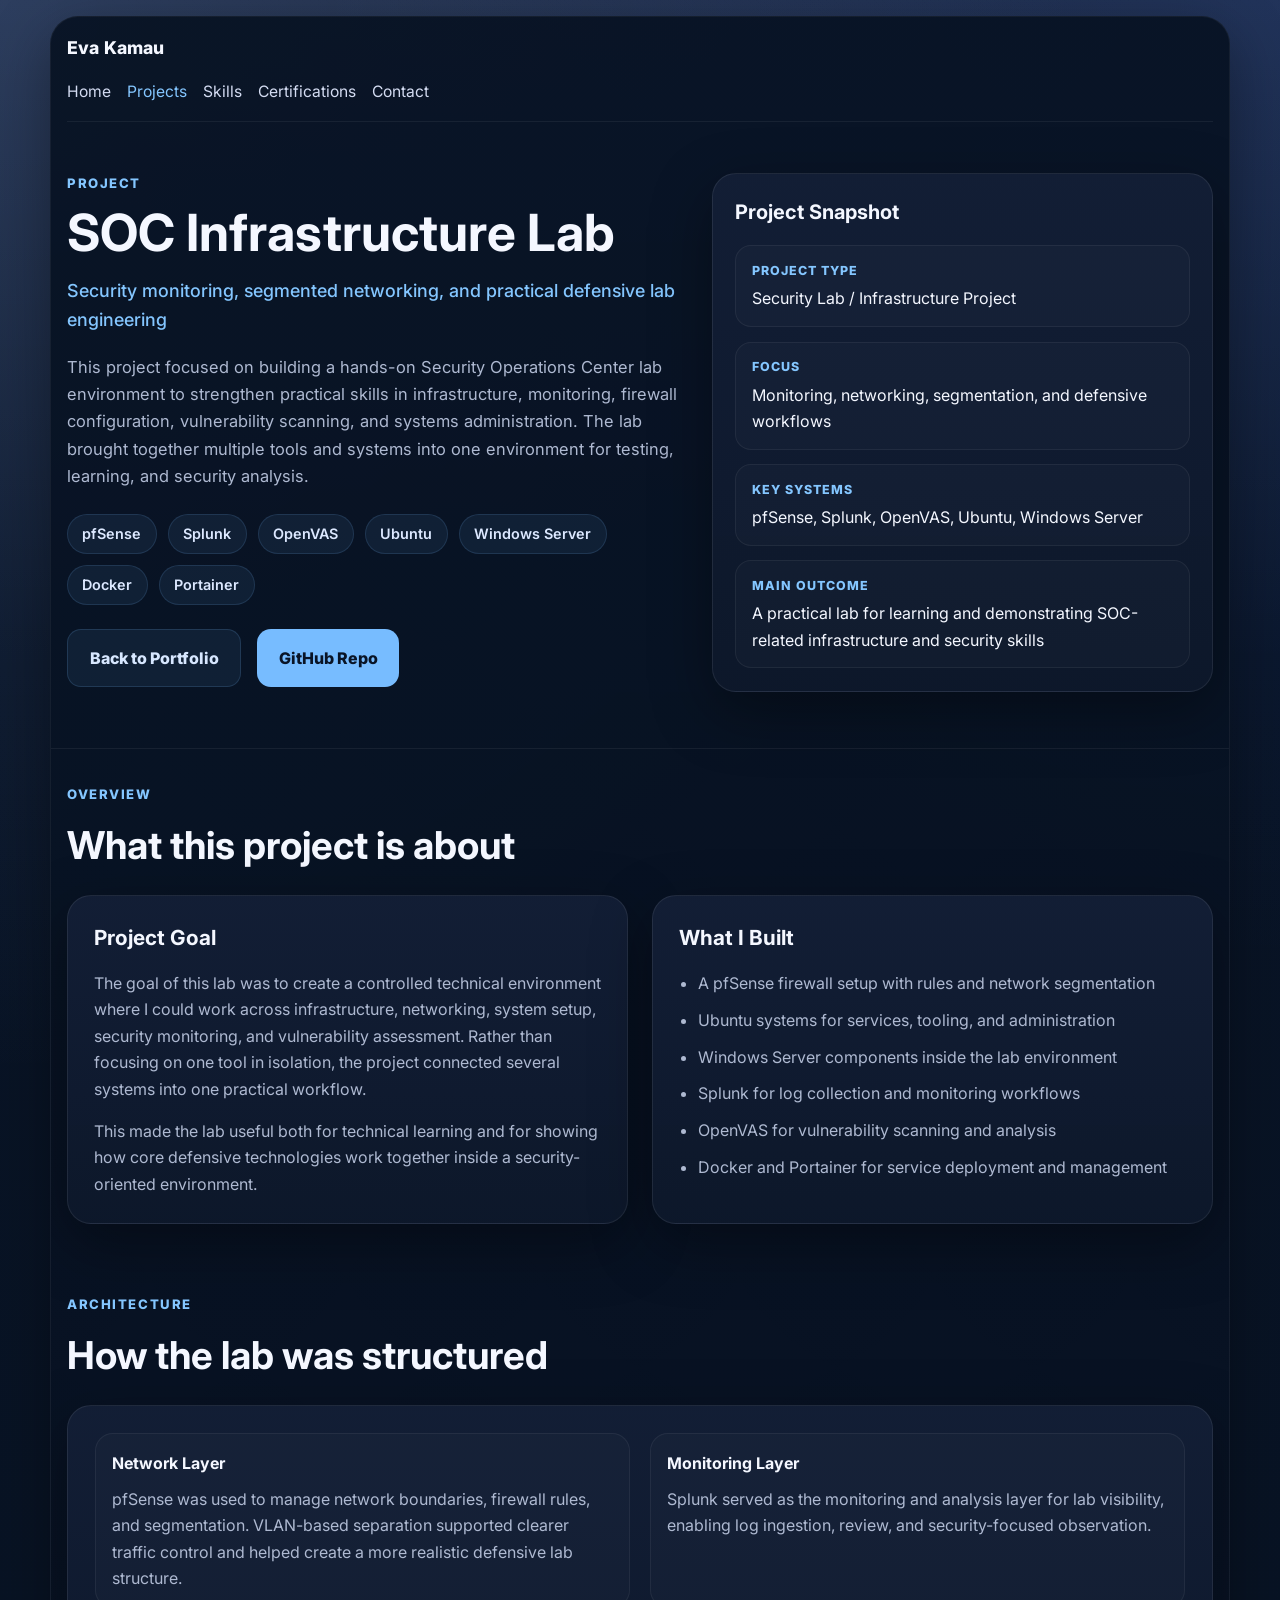
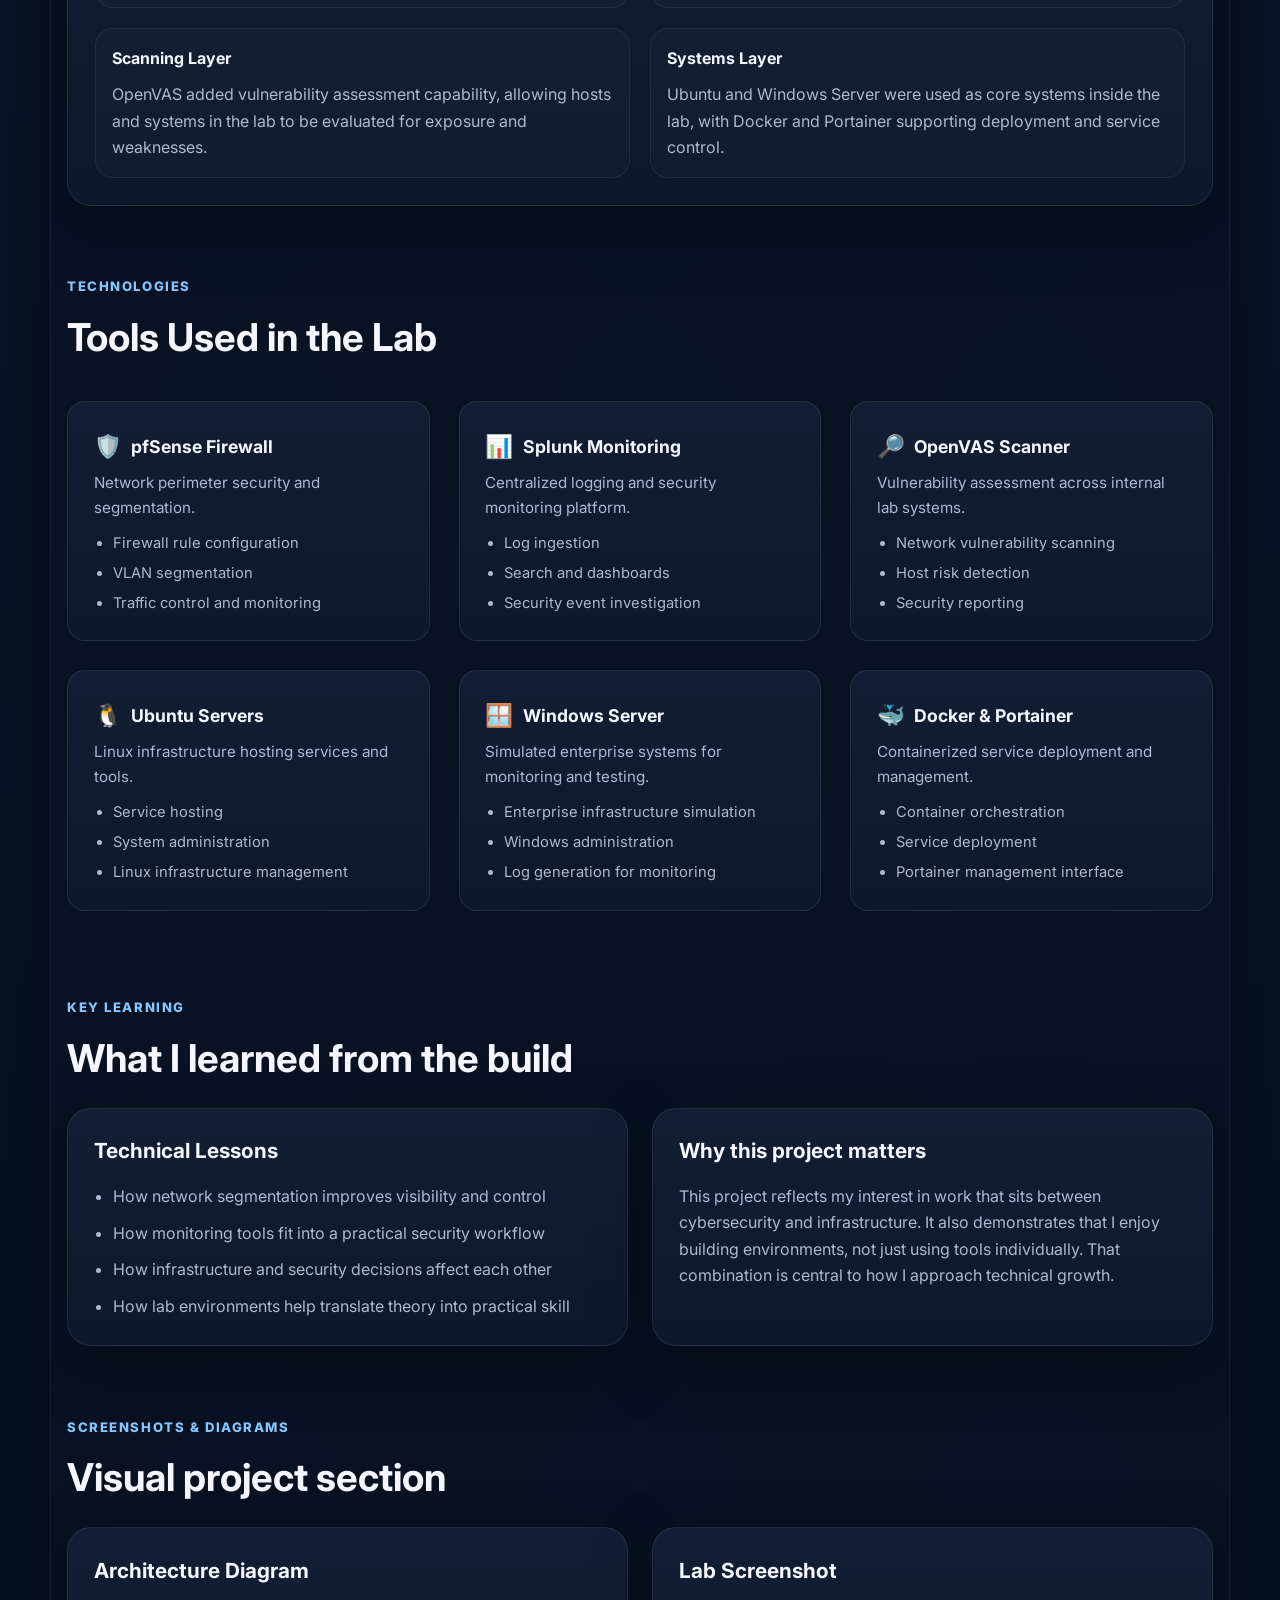
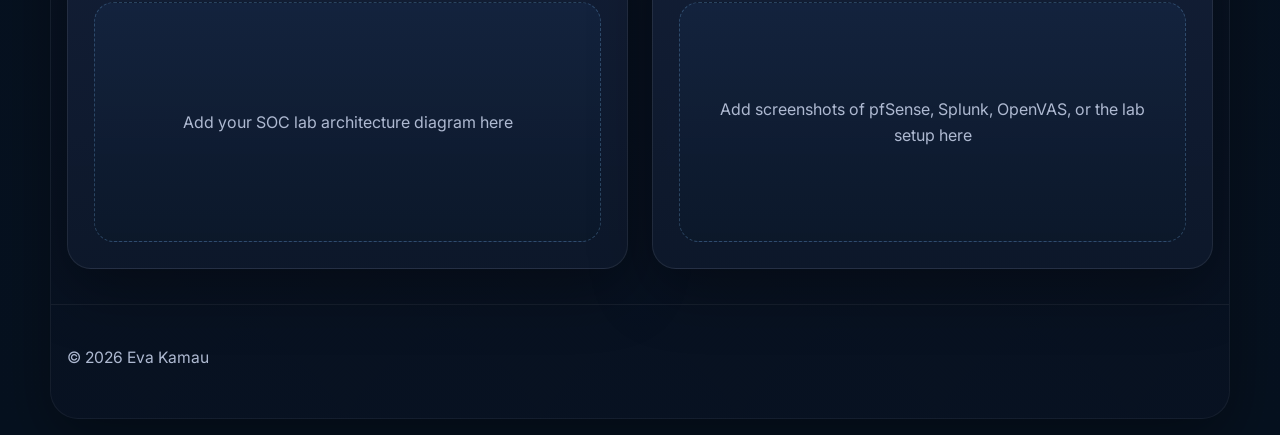
<file: projects/soc-lab.html>
<!DOCTYPE html>
<html lang="en">
<head>
  <meta charset="UTF-8" />
  <meta name="viewport" content="width=device-width, initial-scale=1.0" />
  <title>SOC Infrastructure Lab | Eva Kamau</title>
  <meta
    name="description"
    content="SOC Infrastructure Lab project by Eva Kamau, covering pfSense, VLAN segmentation, Ubuntu, Windows Server, Splunk, OpenVAS, and security monitoring workflows."
  />
  <link rel="preconnect" href="https://fonts.googleapis.com" />
  <link rel="preconnect" href="https://fonts.gstatic.com" crossorigin />
  <link
    href="https://fonts.googleapis.com/css2?family=Inter:wght@400;500;600;700;800&display=swap"
    rel="stylesheet"
  />
  <style>
    :root {
      --bg: #0b1424;
      --bg-soft: #111f36;
      --panel: rgba(19, 31, 54, 0.94);
      --panel-hover: rgba(24, 38, 66, 0.98);
      --border: rgba(255, 255, 255, 0.08);
      --text: #f4f7ff;
      --muted: #aeb9d1;
      --accent: #84c6ff;
      --button: #77bcff;
      --button-dark: #1f3557;
      --shadow: 0 20px 60px rgba(0, 0, 0, 0.35);
      --radius: 24px;
      --radius-sm: 14px;
      --max-width: 1180px;
    }

    * {
      box-sizing: border-box;
    }

    html {
      scroll-behavior: smooth;
    }

    body {
      margin: 0;
      font-family: "Inter", sans-serif;
      color: var(--text);
      background:
        radial-gradient(circle at top left, rgba(133, 178, 255, 0.15), transparent 28%),
        radial-gradient(circle at top right, rgba(58, 118, 255, 0.12), transparent 25%),
        linear-gradient(180deg, #1e2a43 0%, #091426 18%, #06111f 100%);
      line-height: 1.65;
    }

    a {
      color: inherit;
      text-decoration: none;
    }

    .page-shell {
      width: min(var(--max-width), calc(100% - 2rem));
      margin: 1rem auto;
      background: linear-gradient(180deg, rgba(8, 19, 36, 0.95), rgba(8, 18, 34, 0.98));
      border: 1px solid rgba(255, 255, 255, 0.05);
      border-radius: 28px;
      overflow: hidden;
      box-shadow: var(--shadow);
    }

    .container {
      width: min(100%, calc(100% - 5rem));
      margin: 0 auto;
    }

    .site-header {
      padding: 0 0 2rem;
      border-bottom: 1px solid rgba(255, 255, 255, 0.06);
    }

    .navbar {
      min-height: 92px;
      display: flex;
      align-items: center;
      justify-content: space-between;
      gap: 1rem;
      border-bottom: 1px solid rgba(255, 255, 255, 0.06);
    }

    .logo {
      font-size: 1.1rem;
      font-weight: 800;
      letter-spacing: 0.01em;
    }

    .nav-links {
      list-style: none;
      display: flex;
      gap: 2rem;
      padding: 0;
      margin: 0;
    }

    .nav-links a {
      color: #d4dcf2;
      font-size: 0.98rem;
      transition: color 0.2s ease;
    }

    .nav-links a:hover,
    .nav-links a.active {
      color: var(--accent);
    }

    .hero {
      padding: 3.2rem 0 1.5rem;
      display: grid;
      grid-template-columns: 1.1fr 0.9fr;
      gap: 2rem;
      align-items: start;
    }

    .eyebrow {
      margin: 0 0 0.7rem;
      color: var(--accent);
      font-size: 0.82rem;
      font-weight: 800;
      text-transform: uppercase;
      letter-spacing: 0.12em;
    }

    h1 {
      margin: 0;
      font-size: clamp(2.4rem, 4vw, 4rem);
      line-height: 1.05;
    }

    .subtitle {
      margin: 1rem 0 1.2rem;
      font-size: 1.12rem;
      color: var(--accent);
      font-weight: 500;
    }

    .hero-text {
      margin: 0 0 1.5rem;
      color: var(--muted);
      max-width: 700px;
      font-size: 1.03rem;
    }

    .hero-actions {
      display: flex;
      flex-wrap: wrap;
      gap: 1rem;
      margin-top: 1.5rem;
    }

    .primary-btn,
    .secondary-btn {
      display: inline-flex;
      align-items: center;
      justify-content: center;
      min-height: 52px;
      padding: 0.9rem 1.35rem;
      border-radius: 14px;
      font-weight: 800;
      transition: transform 0.2s ease, opacity 0.2s ease, border-color 0.2s ease;
    }

    .primary-btn {
      background: var(--button);
      color: #091426;
    }

    .secondary-btn {
      background: rgba(119, 188, 255, 0.08);
      color: #d7e7ff;
      border: 1px solid rgba(119, 188, 255, 0.16);
    }

    .primary-btn:hover,
    .secondary-btn:hover {
      transform: translateY(-2px);
    }

    .hero-card,
    .content-card {
      background: linear-gradient(180deg, rgba(19, 31, 54, 0.96), rgba(13, 24, 43, 0.98));
      border: 1px solid var(--border);
      border-radius: var(--radius);
      box-shadow: var(--shadow);
    }

    .hero-card {
      padding: 1.4rem;
    }

    .hero-card h2 {
      margin: 0 0 1rem;
      font-size: 1.25rem;
    }

    .meta-list {
      display: grid;
      gap: 0.9rem;
    }

    .meta-item {
      padding: 0.9rem 1rem;
      border: 1px solid rgba(255, 255, 255, 0.06);
      border-radius: 16px;
      background: rgba(255, 255, 255, 0.02);
    }

    .meta-label {
      display: block;
      color: var(--accent);
      font-size: 0.78rem;
      font-weight: 800;
      text-transform: uppercase;
      letter-spacing: 0.08em;
      margin-bottom: 0.25rem;
    }

    .section {
      padding: 2.2rem 0;
    }

    .section-heading {
      margin-bottom: 1.1rem;
    }

    .section-label {
      margin: 0 0 0.5rem;
      color: var(--accent);
      font-size: 0.82rem;
      font-weight: 800;
      text-transform: uppercase;
      letter-spacing: 0.12em;
    }

    .section-heading h2 {
      margin: 0;
      font-size: clamp(1.6rem, 3vw, 2.5rem);
    }

    .content-grid {
      display: grid;
      grid-template-columns: repeat(2, minmax(0, 1fr));
      gap: 1.5rem;
    }

    .content-card {
      padding: 1.6rem;
    }

    .content-card h3 {
      margin: 0 0 0.9rem;
      font-size: 1.3rem;
    }

    .content-card p {
      margin: 0 0 1rem;
      color: var(--muted);
    }

    .content-card p:last-child {
      margin-bottom: 0;
    }

    .bullet-list {
      margin: 0;
      padding-left: 1.2rem;
      color: var(--muted);
    }

    .bullet-list li + li {
      margin-top: 0.65rem;
    }

    .badge-group {
      display: flex;
      flex-wrap: wrap;
      gap: 0.7rem;
      margin-top: 1rem;
    }

    .badge {
      display: inline-flex;
      align-items: center;
      min-height: 36px;
      padding: 0.45rem 0.9rem;
      border-radius: 999px;
      background: rgba(121, 184, 255, 0.08);
      border: 1px solid rgba(121, 184, 255, 0.14);
      color: #dce8ff;
      font-size: 0.9rem;
      font-weight: 600;
    }

    .full-card {
      padding: 1.7rem;
    }

    .two-col-list {
      display: grid;
      grid-template-columns: repeat(2, minmax(0, 1fr));
      gap: 1.25rem;
    }

    .mini-panel {
      padding: 1rem;
      border-radius: 18px;
      border: 1px solid rgba(255, 255, 255, 0.06);
      background: rgba(255, 255, 255, 0.02);
    }

    .mini-panel h4 {
      margin: 0 0 0.6rem;
      font-size: 1rem;
    }

    .mini-panel p,
    .mini-panel ul {
      margin: 0;
      color: var(--muted);
    }

    .mini-panel ul {
      padding-left: 1.1rem;
    }

  .tool-card-grid{
    display:grid;
    grid-template-columns:repeat(3,1fr);
    gap:1.8rem;
    margin-top:2rem;
    margin-bottom:1rem;
  }
    
    .tool-card{
      background:linear-gradient(
          180deg,
          rgba(19,31,54,0.96),
          rgba(13,24,43,0.98)
      );
      border:1px solid var(--border);
      border-radius:18px;
      padding:1.6rem;
      transition:transform .25s ease,
                 border-color .25s ease,
                 box-shadow .25s ease;
    }
    
    .tool-card:hover{
      transform:translateY(-6px);
      border-color:var(--accent);
      box-shadow:0 14px 35px rgba(0,0,0,.35);
    }
    
    .tool-header{
      display:flex;
      align-items:center;
      gap:.6rem;
      margin-bottom:.3rem;
    }
    
    .tool-icon{
      font-size:1.4rem;
    }
    
    .tool-card h3{
      margin:0;
      font-size:1.1rem;
    }
    
    .tool-role{
      margin:.3rem 0 .7rem;
      color:var(--muted);
      font-size:.95rem;
    }
    
    .tool-features{
      margin:0;
      padding-left:1.2rem;
      color:var(--muted);
      font-size:.92rem;
    }
    
    .tool-features li + li{
      margin-top:.35rem;
    }

    .screenshot-placeholder {
      min-height: 240px;
      border-radius: 20px;
      border: 1px dashed rgba(132, 198, 255, 0.25);
      background:
        linear-gradient(180deg, rgba(20, 36, 63, 0.9), rgba(12, 24, 42, 0.96));
      display: flex;
      align-items: center;
      justify-content: center;
      color: var(--muted);
      text-align: center;
      padding: 1.5rem;
      font-size: 1rem;
    }

    .site-footer {
      min-height: 90px;
      padding: 1.5rem 0 2rem;
      border-top: 1px solid rgba(255, 255, 255, 0.06);
      display: flex;
      align-items: center;
      justify-content: space-between;
      gap: 1rem;
      color: var(--muted);
      font-size: 0.98rem;
    }

    @media (max-width: 1100px){
      .tool-card-grid{
        grid-template-columns:repeat(2,1fr);
      }
    }
    
    @media (max-width: 600px){
      .tool-card-grid{
        grid-template-columns:1fr;
      }
    }
      .container {
        width: min(100%, calc(100% - 2rem));
      }

      .navbar {
        min-height: auto;
        padding: 1rem 0;
        flex-direction: column;
        align-items: flex-start;
      }

      .nav-links {
        flex-wrap: wrap;
        gap: 1rem;
      }

      .site-footer {
        flex-direction: column;
        align-items: flex-start;
      }
    }
  </style>
</head>
<body>
  <div class="page-shell">
    <header class="site-header">
      <div class="container">
        <nav class="navbar">
          <a href="../index.html" class="logo">Eva Kamau</a>

          <ul class="nav-links">
            <li><a href="../index.html">Home</a></li>
            <li><a href="../index.html#projects" class="active">Projects</a></li>
            <li><a href="../index.html#skills">Skills</a></li>
            <li><a href="../index.html#certifications">Certifications</a></li>
            <li><a href="../index.html#contact">Contact</a></li>
          </ul>
        </nav>

        <section class="hero">
          <div>
            <p class="eyebrow">Project</p>
            <h1>SOC Infrastructure Lab</h1>
            <p class="subtitle">Security monitoring, segmented networking, and practical defensive lab engineering</p>
            <p class="hero-text">
              This project focused on building a hands-on Security Operations Center lab
              environment to strengthen practical skills in infrastructure, monitoring,
              firewall configuration, vulnerability scanning, and systems administration.
              The lab brought together multiple tools and systems into one environment
              for testing, learning, and security analysis.
            </p>

            <div class="badge-group">
              <span class="badge">pfSense</span>
              <span class="badge">Splunk</span>
              <span class="badge">OpenVAS</span>
              <span class="badge">Ubuntu</span>
              <span class="badge">Windows Server</span>
              <span class="badge">Docker</span>
              <span class="badge">Portainer</span>
            </div>

            <div class="hero-actions">
              <a href="../index.html#projects" class="secondary-btn">Back to Portfolio</a>
              <a href="#" class="primary-btn">GitHub Repo</a>
            </div>
          </div>

          <aside class="hero-card">
            <h2>Project Snapshot</h2>
            <div class="meta-list">
              <div class="meta-item">
                <span class="meta-label">Project Type</span>
                Security Lab / Infrastructure Project
              </div>
              <div class="meta-item">
                <span class="meta-label">Focus</span>
                Monitoring, networking, segmentation, and defensive workflows
              </div>
              <div class="meta-item">
                <span class="meta-label">Key Systems</span>
                pfSense, Splunk, OpenVAS, Ubuntu, Windows Server
              </div>
              <div class="meta-item">
                <span class="meta-label">Main Outcome</span>
                A practical lab for learning and demonstrating SOC-related infrastructure and security skills
              </div>
            </div>
          </aside>
        </section>
      </div>
    </header>

    <main>
      <section class="section">
        <div class="container">
          <div class="section-heading">
            <p class="section-label">Overview</p>
            <h2>What this project is about</h2>
          </div>

          <div class="content-grid">
            <article class="content-card">
              <h3>Project Goal</h3>
              <p>
                The goal of this lab was to create a controlled technical environment
                where I could work across infrastructure, networking, system setup,
                security monitoring, and vulnerability assessment. Rather than focusing
                on one tool in isolation, the project connected several systems into one
                practical workflow.
              </p>
              <p>
                This made the lab useful both for technical learning and for showing how
                core defensive technologies work together inside a security-oriented
                environment.
              </p>
            </article>

            <article class="content-card">
              <h3>What I Built</h3>
              <ul class="bullet-list">
                <li>A pfSense firewall setup with rules and network segmentation</li>
                <li>Ubuntu systems for services, tooling, and administration</li>
                <li>Windows Server components inside the lab environment</li>
                <li>Splunk for log collection and monitoring workflows</li>
                <li>OpenVAS for vulnerability scanning and analysis</li>
                <li>Docker and Portainer for service deployment and management</li>
              </ul>
            </article>
          </div>
        </div>
      </section>

      <section class="section">
        <div class="container">
          <div class="section-heading">
            <p class="section-label">Architecture</p>
            <h2>How the lab was structured</h2>
          </div>

          <article class="content-card full-card">
            <div class="two-col-list">
              <div class="mini-panel">
                <h4>Network Layer</h4>
                <p>
                  pfSense was used to manage network boundaries, firewall rules, and
                  segmentation. VLAN-based separation supported clearer traffic control
                  and helped create a more realistic defensive lab structure.
                </p>
              </div>

              <div class="mini-panel">
                <h4>Monitoring Layer</h4>
                <p>
                  Splunk served as the monitoring and analysis layer for lab visibility,
                  enabling log ingestion, review, and security-focused observation.
                </p>
              </div>

              <div class="mini-panel">
                <h4>Scanning Layer</h4>
                <p>
                  OpenVAS added vulnerability assessment capability, allowing hosts and
                  systems in the lab to be evaluated for exposure and weaknesses.
                </p>
              </div>

              <div class="mini-panel">
                <h4>Systems Layer</h4>
                <p>
                  Ubuntu and Windows Server were used as core systems inside the lab,
                  with Docker and Portainer supporting deployment and service control.
                </p>
              </div>
            </div>
          </article>
        </div>
      </section>

      <section class="section">
        <div class="container">
          <div class="section-heading">
            <p class="section-label">Technologies</p>
            <h2>Tools Used in the Lab</h2>
          </div>
          <div class="tool-card-grid">
    
            <div class="tool-card">
              <div class="tool-header">
                <span class="tool-icon">🛡️</span>
                <h3>pfSense Firewall</h3>
              </div>
          
              <p class="tool-role">
                Network perimeter security and segmentation.
              </p>
          
              <ul class="tool-features">
                <li>Firewall rule configuration</li>
                <li>VLAN segmentation</li>
                <li>Traffic control and monitoring</li>
              </ul>
            </div>
          
            <div class="tool-card">
              <div class="tool-header">
                <span class="tool-icon">📊</span>
                <h3>Splunk Monitoring</h3>
              </div>
          
              <p class="tool-role">
                Centralized logging and security monitoring platform.
              </p>
          
              <ul class="tool-features">
                <li>Log ingestion</li>
                <li>Search and dashboards</li>
                <li>Security event investigation</li>
              </ul>
            </div>
          
            <div class="tool-card">
              <div class="tool-header">
                <span class="tool-icon">🔎</span>
                <h3>OpenVAS Scanner</h3>
              </div>
          
              <p class="tool-role">
                Vulnerability assessment across internal lab systems.
              </p>
          
              <ul class="tool-features">
                <li>Network vulnerability scanning</li>
                <li>Host risk detection</li>
                <li>Security reporting</li>
              </ul>
            </div>
          
            <div class="tool-card">
              <div class="tool-header">
                <span class="tool-icon">🐧</span>
                <h3>Ubuntu Servers</h3>
              </div>
          
              <p class="tool-role">
                Linux infrastructure hosting services and tools.
              </p>
          
              <ul class="tool-features">
                <li>Service hosting</li>
                <li>System administration</li>
                <li>Linux infrastructure management</li>
              </ul>
            </div>
          
            <div class="tool-card">
              <div class="tool-header">
                <span class="tool-icon">🪟</span>
                <h3>Windows Server</h3>
              </div>
          
              <p class="tool-role">
                Simulated enterprise systems for monitoring and testing.
              </p>
          
              <ul class="tool-features">
                <li>Enterprise infrastructure simulation</li>
                <li>Windows administration</li>
                <li>Log generation for monitoring</li>
              </ul>
            </div>
          
            <div class="tool-card">
              <div class="tool-header">
                <span class="tool-icon">🐳</span>
                <h3>Docker & Portainer</h3>
              </div>
          
              <p class="tool-role">
                Containerized service deployment and management.
              </p>
          
              <ul class="tool-features">
                <li>Container orchestration</li>
                <li>Service deployment</li>
                <li>Portainer management interface</li>
              </ul>
            </div>      
            
          </div>
        </div>
      </section>
      
      <section class="section">
        <div class="container">
          <div class="section-heading">
            <p class="section-label">Key Learning</p>
            <h2>What I learned from the build</h2>
          </div>

          <div class="content-grid">
            <article class="content-card">
              <h3>Technical Lessons</h3>
              <ul class="bullet-list">
                <li>How network segmentation improves visibility and control</li>
                <li>How monitoring tools fit into a practical security workflow</li>
                <li>How infrastructure and security decisions affect each other</li>
                <li>How lab environments help translate theory into practical skill</li>
              </ul>
            </article>

            <article class="content-card">
              <h3>Why this project matters</h3>
              <p>
                This project reflects my interest in work that sits between
                cybersecurity and infrastructure. It also demonstrates that I enjoy
                building environments, not just using tools individually. That
                combination is central to how I approach technical growth.
              </p>
            </article>
          </div>
        </div>
      </section>

      <section class="section">
        <div class="container">
          <div class="section-heading">
            <p class="section-label">Screenshots & Diagrams</p>
            <h2>Visual project section</h2>
          </div>

          <div class="content-grid">
            <article class="content-card">
              <h3>Architecture Diagram</h3>
              <div class="screenshot-placeholder">
                Add your SOC lab architecture diagram here
              </div>
            </article>

            <article class="content-card">
              <h3>Lab Screenshot</h3>
              <div class="screenshot-placeholder">
                Add screenshots of pfSense, Splunk, OpenVAS, or the lab setup here
              </div>
            </article>
          </div>
        </div>
      </section>
    </main>

    <footer class="site-footer">
      <div class="container" style="display:flex;justify-content:space-between;gap:1rem;flex-wrap:wrap;">
        <p>© 2026 Eva Kamau</p>
        <!-- <p>Built with HTML, CSS, and GitHub Pages.</p> -->
      </div>
    </footer>
  </div>
</body>
</html>
</file>
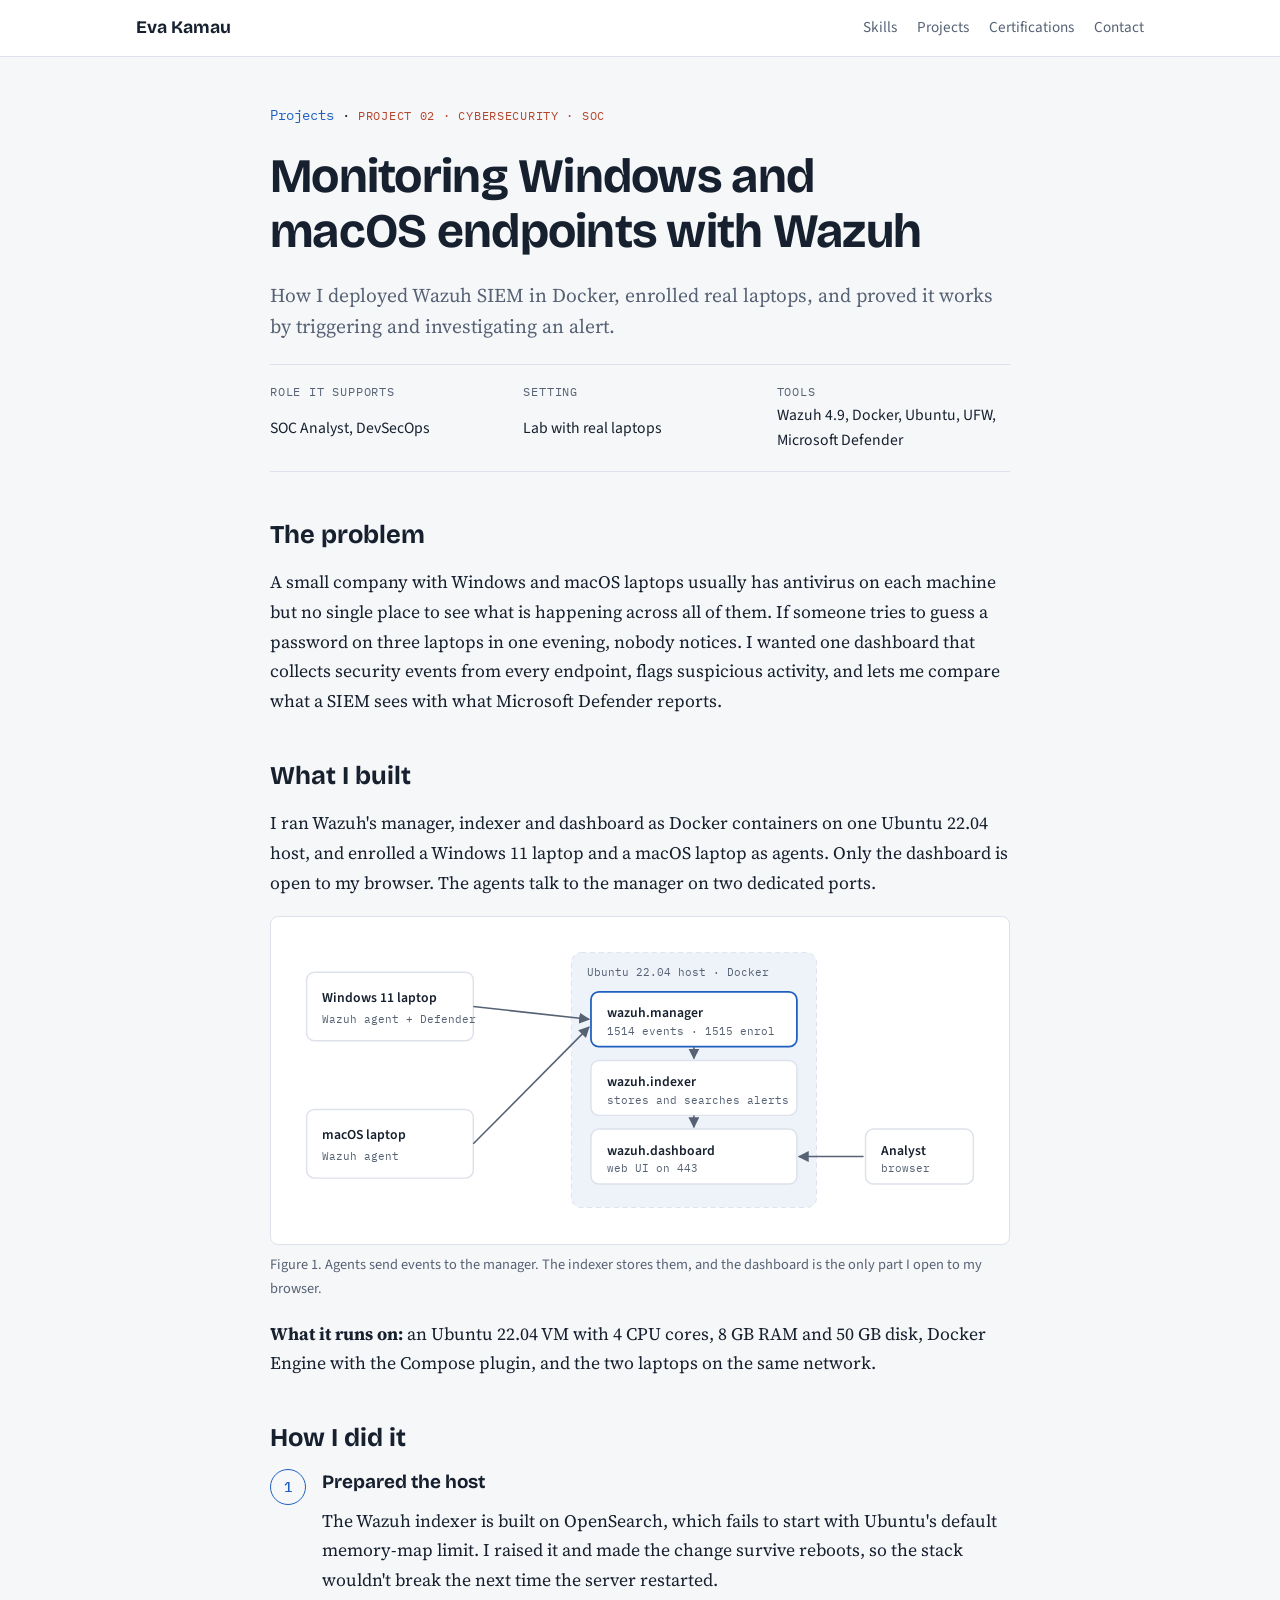
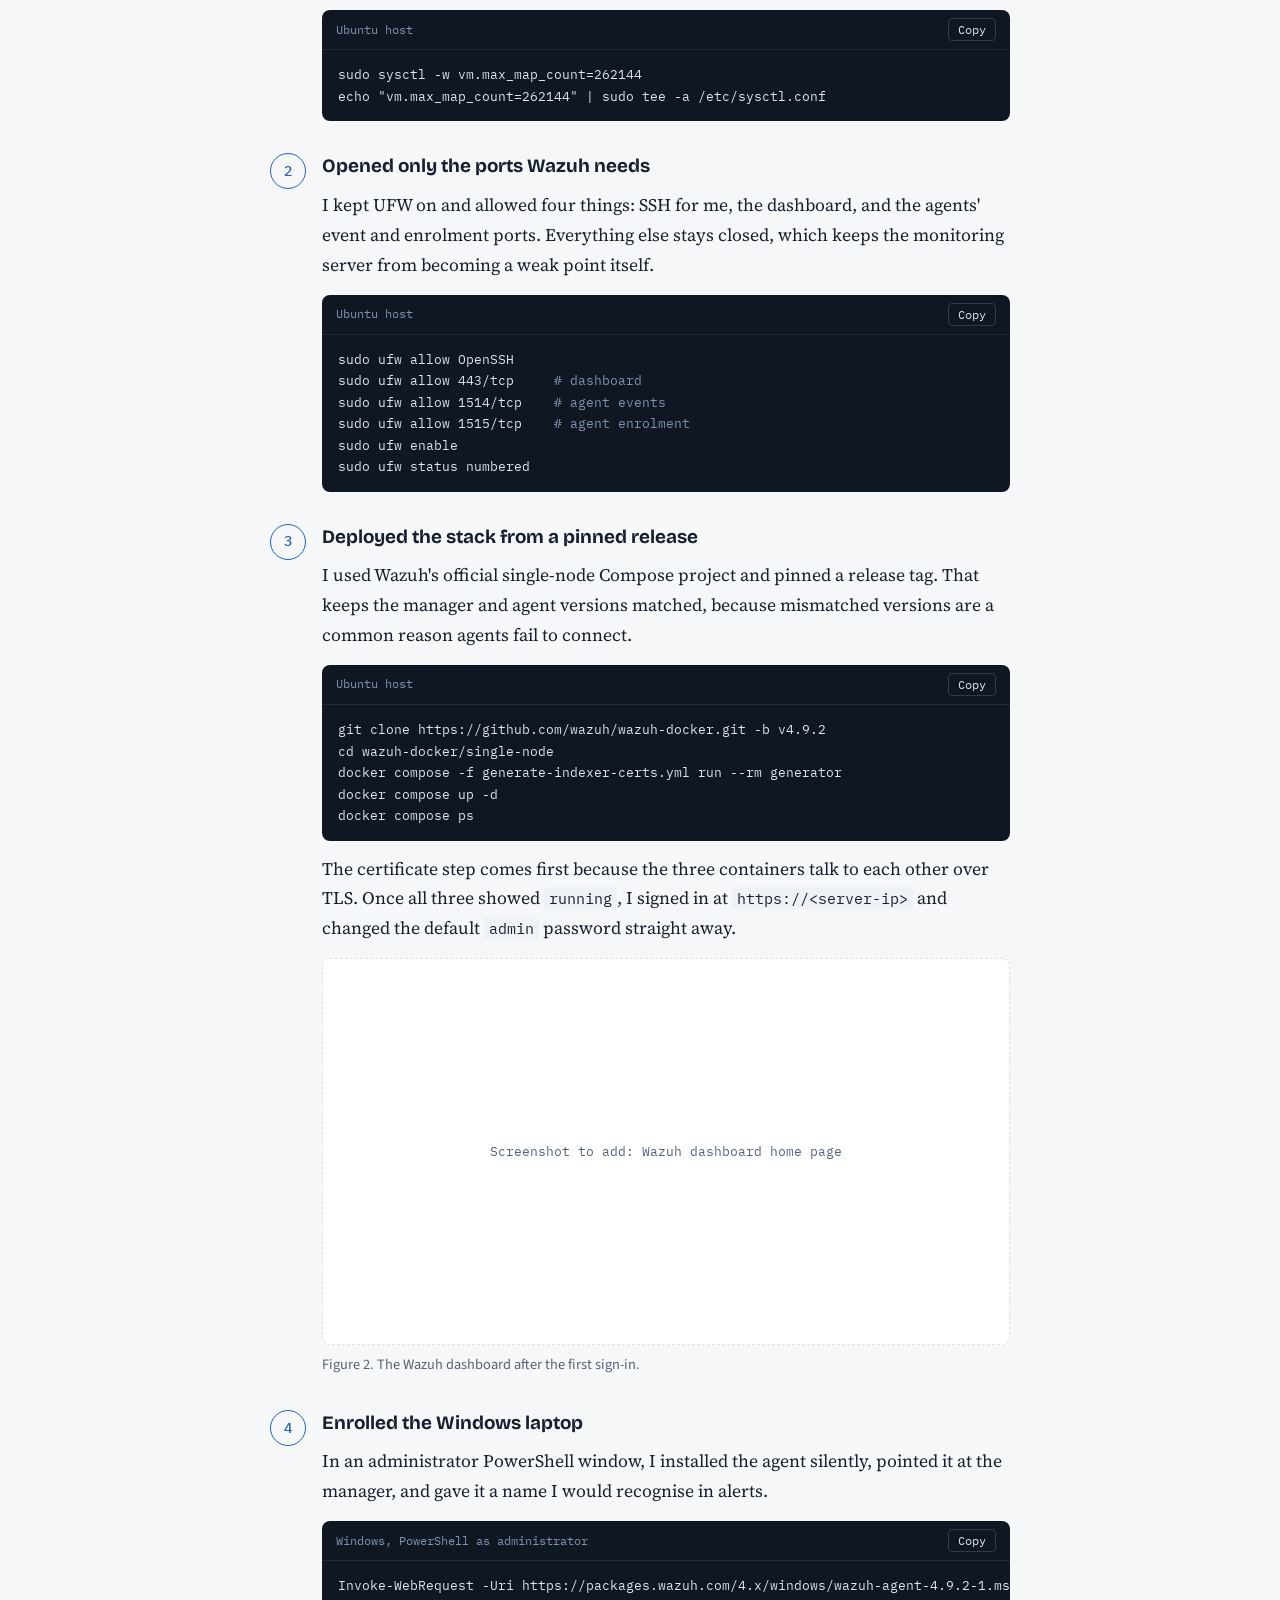
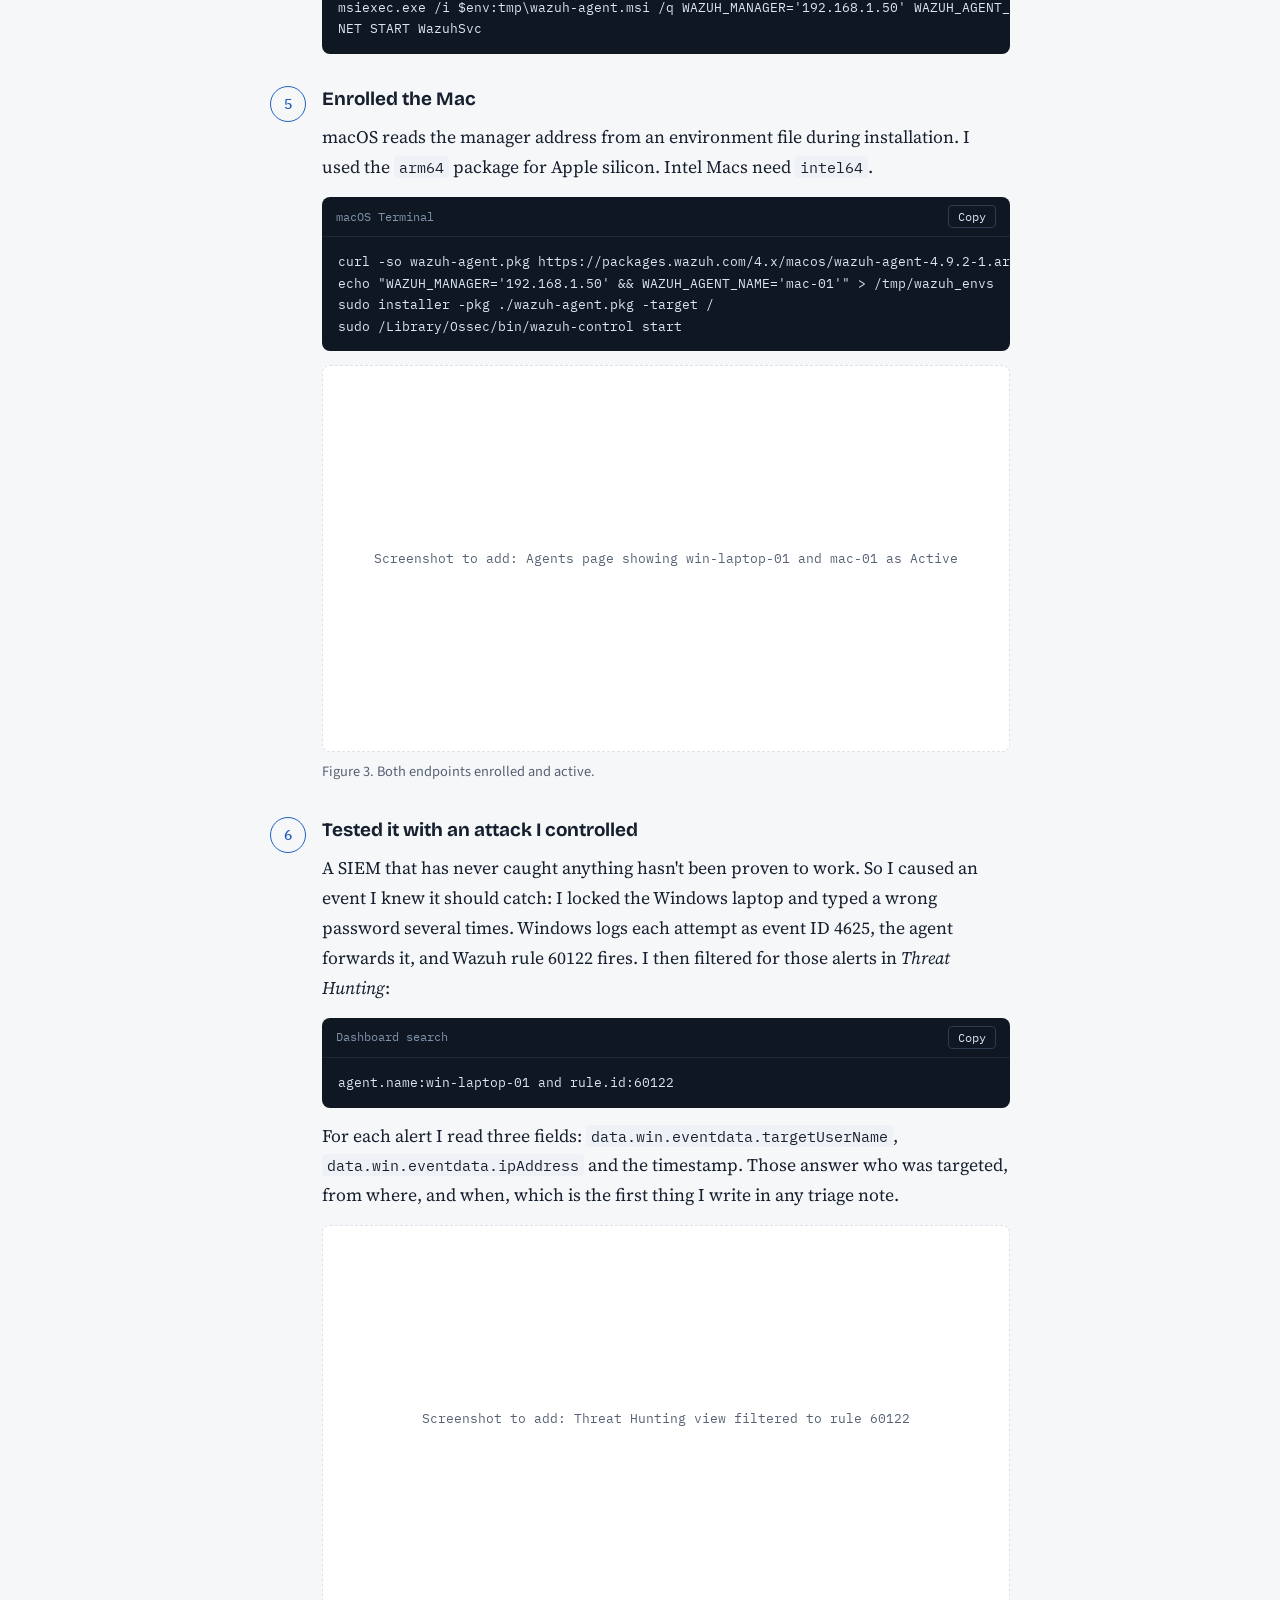
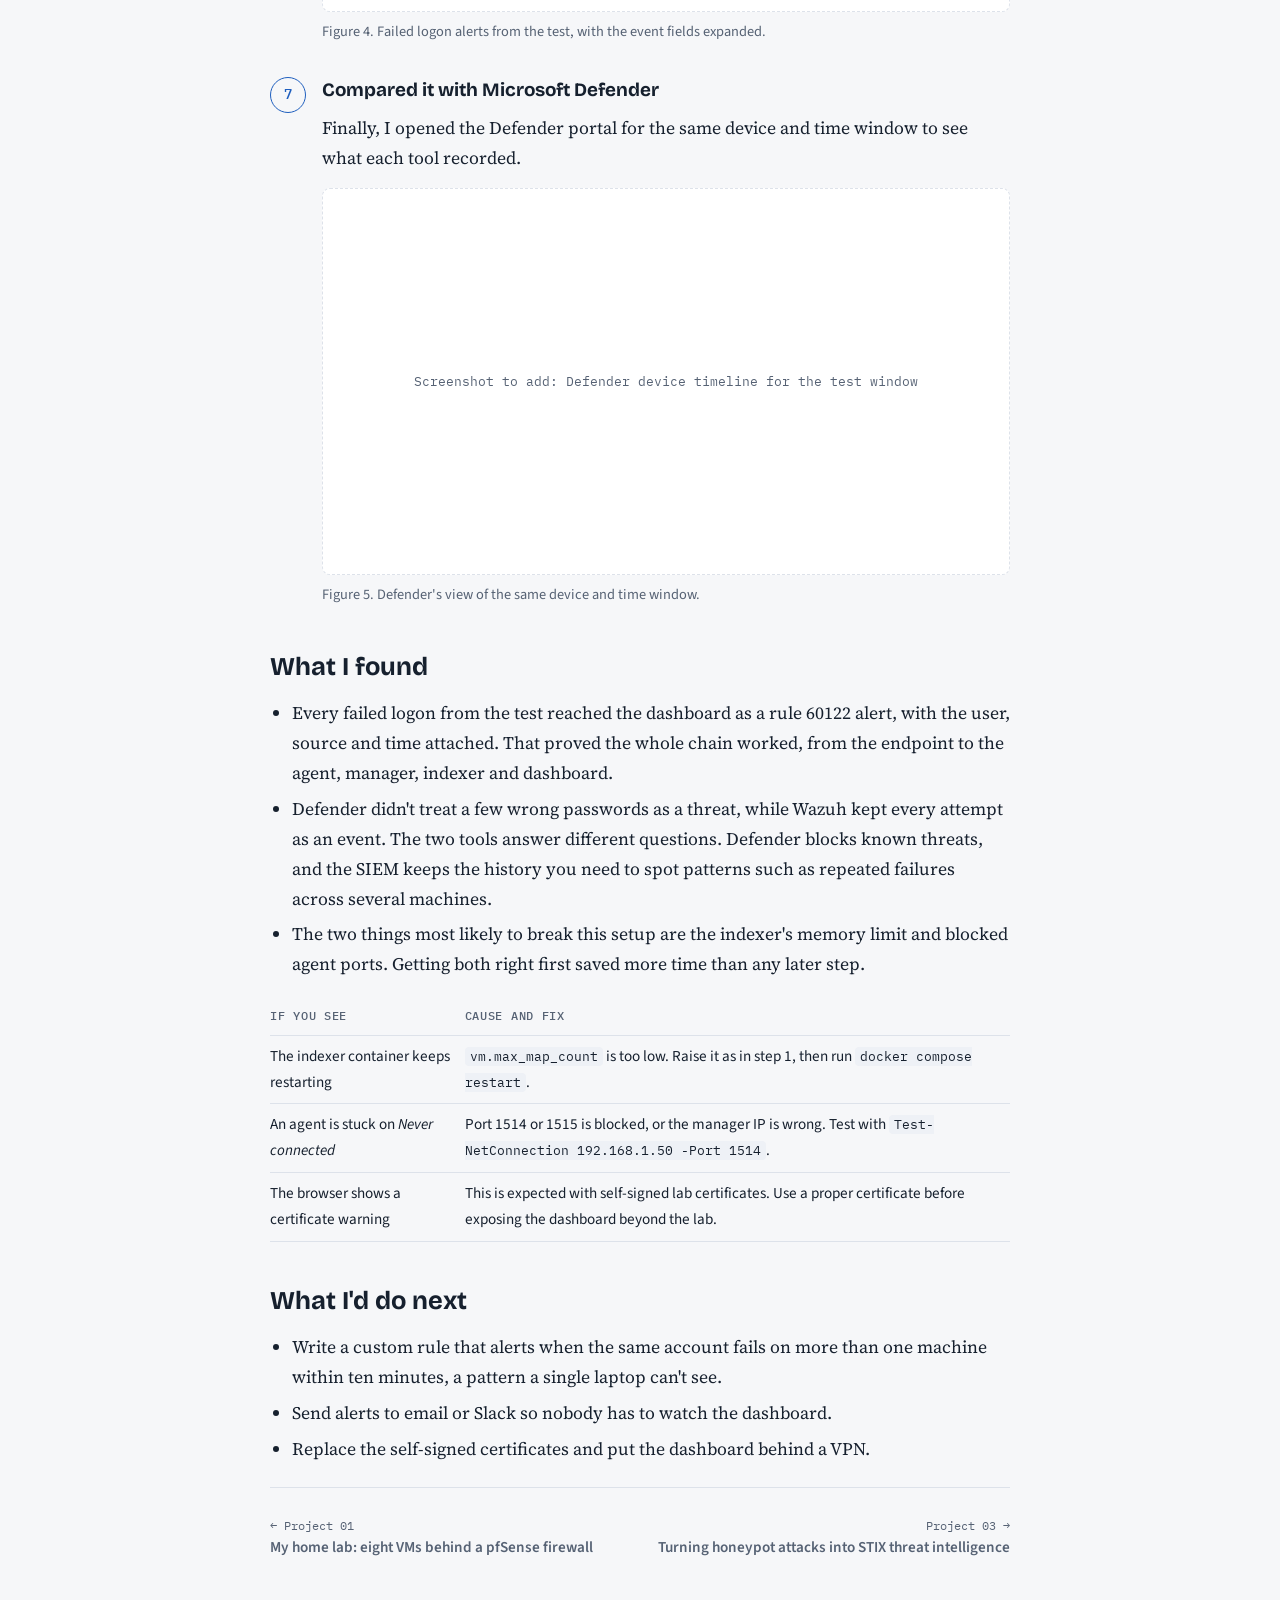
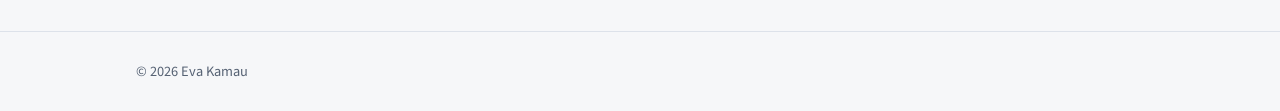
<file: projects/wazuh-siem.html>
<!doctype html>
<html lang="en">
<head>
<meta charset="utf-8">
<meta name="viewport" content="width=device-width, initial-scale=1, viewport-fit=cover">
<title>Monitoring Windows and macOS endpoints with Wazuh · Eva Kamau</title>
<meta name="description" content="How I deployed Wazuh SIEM in Docker, enrolled real laptops, and proved it works by triggering and investigating an alert.">
<link rel="preconnect" href="https://fonts.googleapis.com">
<link rel="preconnect" href="https://fonts.gstatic.com" crossorigin>
<link rel="stylesheet" href="https://fonts.googleapis.com/css2?family=Bricolage+Grotesque:opsz,wght@12..96,500;12..96,700&family=Source+Sans+3:wght@400;600&family=Source+Serif+4:opsz,wght@8..60,400;8..60,600&family=IBM+Plex+Mono:wght@400;500&display=swap">
<link rel="stylesheet" href="../style.css">
</head>
<body>
<header class="nav">
  <div class="wrap">
    <a class="brand" href="../index.html">Eva Kamau</a>
    <nav aria-label="Sections">
      <ul>
        <li><a href="../index.html#skills">Skills</a></li>
        <li><a href="../index.html#projects">Projects</a></li>
        <li><a href="../index.html#certifications">Certifications</a></li>
        <li><a href="../index.html#contact">Contact</a></li>
      </ul>
    </nav>
  </div>
</header>
<main class="entry">
  <div class="wrap">
    <article class="col">
      <p class="crumbs"><a href="../index.html#projects">Projects</a> · <span class="track sec-l">Project 02 · Cybersecurity · SOC</span></p>
      <h1>Monitoring Windows and macOS endpoints with Wazuh</h1>
      <p class="dek">How I deployed Wazuh SIEM in Docker, enrolled real laptops, and proved it works by triggering and investigating an alert.</p>
      <dl class="facts">
<div><dt>Role it supports</dt><dd>SOC Analyst, DevSecOps</dd></div>
<div><dt>Setting</dt><dd>Lab with real laptops</dd></div>
<div><dt>Tools</dt><dd>Wazuh 4.9, Docker, Ubuntu, UFW, Microsoft Defender</dd></div>
      </dl>
      <div class="prose">
<h2 id="problem">The problem</h2>
<p>A small company with Windows and macOS laptops usually has antivirus on each machine but no single place to see what is happening across all of them. If someone tries to guess a password on three laptops in one evening, nobody notices. I wanted one dashboard that collects security events from every endpoint, flags suspicious activity, and lets me compare what a SIEM sees with what Microsoft Defender reports.</p>

<h2 id="built">What I built</h2>
<p>I ran Wazuh's manager, indexer and dashboard as Docker containers on one Ubuntu 22.04 host, and enrolled a Windows 11 laptop and a macOS laptop as agents. Only the dashboard is open to my browser. The agents talk to the manager on two dedicated ports.</p>
<figure class="diagram">
  <div class="dwrap">
    <svg viewBox="0 0 720 300" role="img" aria-label="Windows and macOS endpoints send events to a Wazuh manager in Docker on Ubuntu; the analyst views the dashboard over HTTPS">
      <defs><marker id="ah1" viewBox="0 0 10 10" refX="9" refY="5" markerWidth="7" markerHeight="7" orient="auto-start-reverse"><path d="M0 0 L10 5 L0 10z" class="d-head"/></marker></defs>
      <rect x="20" y="40" width="170" height="70" rx="8" class="d-box"/>
      <text x="36" y="70" class="d-t">Windows 11 laptop</text><text x="36" y="92" class="d-s">Wazuh agent + Defender</text>
      <rect x="20" y="180" width="170" height="70" rx="8" class="d-box"/>
      <text x="36" y="210" class="d-t">macOS laptop</text><text x="36" y="232" class="d-s">Wazuh agent</text>
      <rect x="290" y="20" width="250" height="260" rx="10" class="d-zone"/>
      <text x="306" y="44" class="d-s">Ubuntu 22.04 host · Docker</text>
      <rect x="310" y="60" width="210" height="56" rx="8" class="d-hl"/>
      <text x="326" y="86" class="d-t">wazuh.manager</text><text x="326" y="104" class="d-s">1514 events · 1515 enrol</text>
      <rect x="310" y="130" width="210" height="56" rx="8" class="d-box"/>
      <text x="326" y="156" class="d-t">wazuh.indexer</text><text x="326" y="174" class="d-s">stores and searches alerts</text>
      <rect x="310" y="200" width="210" height="56" rx="8" class="d-box"/>
      <text x="326" y="226" class="d-t">wazuh.dashboard</text><text x="326" y="244" class="d-s">web UI on 443</text>
      <rect x="590" y="200" width="110" height="56" rx="8" class="d-box"/>
      <text x="606" y="226" class="d-t">Analyst</text><text x="606" y="244" class="d-s">browser</text>
      <path d="M190 75 L308 88" class="d-a" marker-end="url(#ah1)"/>
      <path d="M190 215 L308 96" class="d-a" marker-end="url(#ah1)"/>
      <path d="M415 116 L415 128" class="d-a" marker-end="url(#ah1)"/>
      <path d="M415 186 L415 198" class="d-a" marker-end="url(#ah1)"/>
      <path d="M588 228 L522 228" class="d-a" marker-end="url(#ah1)"/>
    </svg>
  </div>
  <figcaption>Figure 1. Agents send events to the manager. The indexer stores them, and the dashboard is the only part I open to my browser.</figcaption>
</figure>
<p><strong>What it runs on:</strong> an Ubuntu 22.04 VM with 4 CPU cores, 8 GB RAM and 50 GB disk, Docker Engine with the Compose plugin, and the two laptops on the same network.</p>

<h2 id="how">How I did it</h2>
<ol class="steps">
  <li>
    <h3>Prepared the host</h3>
    <p>The Wazuh indexer is built on OpenSearch, which fails to start with Ubuntu's default memory-map limit. I raised it and made the change survive reboots, so the stack wouldn't break the next time the server restarted.</p>
<div class="code"><div class="lbl"><span>Ubuntu host</span><button type="button" class="copy">Copy</button></div><pre><code>sudo sysctl -w vm.max_map_count=262144
echo "vm.max_map_count=262144" | sudo tee -a /etc/sysctl.conf</code></pre></div>
  </li>
  <li>
    <h3>Opened only the ports Wazuh needs</h3>
    <p>I kept UFW on and allowed four things: SSH for me, the dashboard, and the agents' event and enrolment ports. Everything else stays closed, which keeps the monitoring server from becoming a weak point itself.</p>
<div class="code"><div class="lbl"><span>Ubuntu host</span><button type="button" class="copy">Copy</button></div><pre><code>sudo ufw allow OpenSSH
sudo ufw allow 443/tcp     <span class="c"># dashboard</span>
sudo ufw allow 1514/tcp    <span class="c"># agent events</span>
sudo ufw allow 1515/tcp    <span class="c"># agent enrolment</span>
sudo ufw enable
sudo ufw status numbered</code></pre></div>
  </li>
  <li>
    <h3>Deployed the stack from a pinned release</h3>
    <p>I used Wazuh's official single-node Compose project and pinned a release tag. That keeps the manager and agent versions matched, because mismatched versions are a common reason agents fail to connect.</p>
<div class="code"><div class="lbl"><span>Ubuntu host</span><button type="button" class="copy">Copy</button></div><pre><code>git clone https://github.com/wazuh/wazuh-docker.git -b v4.9.2
cd wazuh-docker/single-node
docker compose -f generate-indexer-certs.yml run --rm generator
docker compose up -d
docker compose ps</code></pre></div>
    <p>The certificate step comes first because the three containers talk to each other over TLS. Once all three showed <code>running</code>, I signed in at <code>https://&lt;server-ip&gt;</code> and changed the default <code>admin</code> password straight away.</p>
    <figure class="shot"><div class="frame">Screenshot to add: Wazuh dashboard home page</div><figcaption>Figure 2. The Wazuh dashboard after the first sign-in.</figcaption></figure>
  </li>
  <li>
    <h3>Enrolled the Windows laptop</h3>
    <p>In an administrator PowerShell window, I installed the agent silently, pointed it at the manager, and gave it a name I would recognise in alerts.</p>
<div class="code"><div class="lbl"><span>Windows, PowerShell as administrator</span><button type="button" class="copy">Copy</button></div><pre><code>Invoke-WebRequest -Uri https://packages.wazuh.com/4.x/windows/wazuh-agent-4.9.2-1.msi -OutFile $env:tmp\wazuh-agent.msi
msiexec.exe /i $env:tmp\wazuh-agent.msi /q WAZUH_MANAGER='192.168.1.50' WAZUH_AGENT_NAME='win-laptop-01'
NET START WazuhSvc</code></pre></div>
  </li>
  <li>
    <h3>Enrolled the Mac</h3>
    <p>macOS reads the manager address from an environment file during installation. I used the <code>arm64</code> package for Apple silicon. Intel Macs need <code>intel64</code>.</p>
<div class="code"><div class="lbl"><span>macOS Terminal</span><button type="button" class="copy">Copy</button></div><pre><code>curl -so wazuh-agent.pkg https://packages.wazuh.com/4.x/macos/wazuh-agent-4.9.2-1.arm64.pkg
echo "WAZUH_MANAGER='192.168.1.50' &amp;&amp; WAZUH_AGENT_NAME='mac-01'" &gt; /tmp/wazuh_envs
sudo installer -pkg ./wazuh-agent.pkg -target /
sudo /Library/Ossec/bin/wazuh-control start</code></pre></div>
    <figure class="shot"><div class="frame">Screenshot to add: Agents page showing win-laptop-01 and mac-01 as Active</div><figcaption>Figure 3. Both endpoints enrolled and active.</figcaption></figure>
  </li>
  <li>
    <h3>Tested it with an attack I controlled</h3>
    <p>A SIEM that has never caught anything hasn't been proven to work. So I caused an event I knew it should catch: I locked the Windows laptop and typed a wrong password several times. Windows logs each attempt as event ID 4625, the agent forwards it, and Wazuh rule 60122 fires. I then filtered for those alerts in <em>Threat Hunting</em>:</p>
<div class="code"><div class="lbl"><span>Dashboard search</span><button type="button" class="copy">Copy</button></div><pre><code>agent.name:win-laptop-01 and rule.id:60122</code></pre></div>
    <p>For each alert I read three fields: <code>data.win.eventdata.targetUserName</code>, <code>data.win.eventdata.ipAddress</code> and the timestamp. Those answer who was targeted, from where, and when, which is the first thing I write in any triage note.</p>
    <figure class="shot"><div class="frame">Screenshot to add: Threat Hunting view filtered to rule 60122</div><figcaption>Figure 4. Failed logon alerts from the test, with the event fields expanded.</figcaption></figure>
  </li>
  <li>
    <h3>Compared it with Microsoft Defender</h3>
    <p>Finally, I opened the Defender portal for the same device and time window to see what each tool recorded.</p>
    <figure class="shot"><div class="frame">Screenshot to add: Defender device timeline for the test window</div><figcaption>Figure 5. Defender's view of the same device and time window.</figcaption></figure>
  </li>
</ol>

<h2 id="found">What I found</h2>
<ul>
  <li>Every failed logon from the test reached the dashboard as a rule 60122 alert, with the user, source and time attached. That proved the whole chain worked, from the endpoint to the agent, manager, indexer and dashboard.</li>
  <li>Defender didn't treat a few wrong passwords as a threat, while Wazuh kept every attempt as an event. The two tools answer different questions. Defender blocks known threats, and the SIEM keeps the history you need to spot patterns such as repeated failures across several machines.</li>
  <li>The two things most likely to break this setup are the indexer's memory limit and blocked agent ports. Getting both right first saved more time than any later step.</li>
</ul>
<div class="tbl"><table>
  <tr><th>If you see</th><th>Cause and fix</th></tr>
  <tr><td>The indexer container keeps restarting</td><td><code>vm.max_map_count</code> is too low. Raise it as in step 1, then run <code>docker compose restart</code>.</td></tr>
  <tr><td>An agent is stuck on <em>Never connected</em></td><td>Port 1514 or 1515 is blocked, or the manager IP is wrong. Test with <code>Test-NetConnection 192.168.1.50 -Port 1514</code>.</td></tr>
  <tr><td>The browser shows a certificate warning</td><td>This is expected with self-signed lab certificates. Use a proper certificate before exposing the dashboard beyond the lab.</td></tr>
</table></div>

<h2 id="next">What I'd do next</h2>
<ul>
  <li>Write a custom rule that alerts when the same account fails on more than one machine within ten minutes, a pattern a single laptop can't see.</li>
  <li>Send alerts to email or Slack so nobody has to watch the dashboard.</li>
  <li>Replace the self-signed certificates and put the dashboard behind a VPN.</li>
</ul>

      </div>
      <nav class="pager" aria-label="More projects"><a href="lab-infrastructure.html"><span>← Project 01</span>My home lab: eight VMs behind a pfSense firewall</a><a href="honeypot-threat-intel.html" style="text-align:right"><span>Project 03 →</span>Turning honeypot attacks into STIX threat intelligence</a></nav>
    </article>
  </div>
</main>
<footer>
  <div class="wrap">© 2026 Eva Kamau</div>
</footer>
<script src="../script.js"></script>
</body>
</html>
</file>
<file: style.css>
/* Layout: one calm column (max ~1040px), sticky nav, sections stacked; three focus lanes repeat as a colour key across skills and projects */
:root {
  --bg: #f6f7f9;
  --surface: #ffffff;
  --ink: #16202e;
  --muted: #566274;
  --line: #dde2ea;
  --accent: #1f5fbf;      /* signal blue */
  --sec: #b4462c;          /* cybersecurity lane */
  --qa: #2f7d5b;           /* QA lane */
  --ops: #6a4fb3;          /* DevSecOps lane */
  --tag-bg: #eef1f6;
  --display: "Bricolage Grotesque", "Segoe UI", system-ui, sans-serif;
  --body: "Source Sans 3", "Segoe UI", system-ui, sans-serif;
  --mono: "IBM Plex Mono", ui-monospace, "SFMono-Regular", Menlo, monospace;
}
@media (prefers-color-scheme: dark) {
  :root:not([data-theme="light"]) {
    --bg: #0f141c; --surface: #161d28; --ink: #e6ebf2; --muted: #9aa6b8; --line: #263142;
    --accent: #7aa8f0; --sec: #ec8a70; --qa: #6cc79d; --ops: #ad97ec; --tag-bg: #1d2633;
    color-scheme: dark;
  }
}
:root[data-theme="dark"] {
  --bg: #0f141c; --surface: #161d28; --ink: #e6ebf2; --muted: #9aa6b8; --line: #263142;
  --accent: #7aa8f0; --sec: #ec8a70; --qa: #6cc79d; --ops: #ad97ec; --tag-bg: #1d2633;
  color-scheme: dark;
}

* { box-sizing: border-box; }
html { scroll-behavior: smooth; }
@media (prefers-reduced-motion: reduce) { html { scroll-behavior: auto; } }
body {
  background: var(--bg); color: var(--ink);
  font-family: var(--body); font-size: 17px; line-height: 1.6;
}
body::before { content: ""; position: fixed; inset: 0 0 auto; height: env(safe-area-inset-top, 0px); z-index: 10; background: var(--surface); }
.wrap {
  max-width: 1040px; margin: 0 auto;
  padding-left: max(16px, env(safe-area-inset-left, 0px));
  padding-right: max(16px, env(safe-area-inset-right, 0px));
}
a { color: var(--accent); }
a:focus-visible, button:focus-visible { outline: 2px solid var(--accent); outline-offset: 3px; border-radius: 4px; }
h1, h2, h3 { font-family: var(--display); line-height: 1.15; text-wrap: balance; margin: 0; }
h2 { font-size: clamp(1.6rem, 3vw, 2rem); font-weight: 700; }
h3 { font-size: 1.15rem; font-weight: 700; }
p { margin: 0; }
.eyebrow { font-family: var(--mono); font-size: .78rem; letter-spacing: .08em; text-transform: uppercase; color: var(--muted); }

/* nav */
header.nav {
  position: sticky; top: env(safe-area-inset-top, 0px); z-index: 5;
  background: var(--surface); border-bottom: 1px solid var(--line);
}
header.nav .wrap { display: flex; align-items: center; justify-content: space-between; gap: 16px; padding-block: 14px; flex-wrap: wrap; }
.brand { font-family: var(--display); font-weight: 700; font-size: 1.1rem; color: var(--ink); text-decoration: none; }
nav ul { list-style: none; margin: 0; padding: 0; display: flex; gap: 20px; flex-wrap: wrap; }
nav a { color: var(--muted); text-decoration: none; font-size: .95rem; }
nav a:hover { color: var(--ink); }

/* hero */
.hero { padding-block: 72px 56px; }
.hero .wrap { display: grid; grid-template-columns: minmax(0, 1fr) auto; gap: 40px; align-items: center; }
.hero-text { display: grid; gap: 28px; min-width: 0; }
.avatar { width: 280px; max-width: 100%; margin: 0; }
.avatar svg { display: block; width: 100%; height: auto; }
.hero h1 { font-size: clamp(2.6rem, 7vw, 4.4rem); font-weight: 700; letter-spacing: -.02em; }
.lanes { display: flex; flex-wrap: wrap; gap: 10px 22px; font-family: var(--mono); font-size: .95rem; }
.lane { display: inline-flex; align-items: center; gap: 8px; }
.lane::before { content: ""; width: 10px; height: 10px; border-radius: 50%; background: currentColor; }
.lane.sec { color: var(--sec); } .lane.qa { color: var(--qa); } .lane.ops { color: var(--ops); }
.hero .about { max-width: 64ch; display: grid; gap: 14px; color: var(--ink); font-size: 1.08rem; }
.hero .about p + p { color: var(--muted); }
.actions { display: flex; flex-wrap: wrap; gap: 12px; }
.btn {
  display: inline-block; padding: 11px 20px; border-radius: 6px; font-weight: 600; text-decoration: none;
  border: 1px solid var(--accent); color: var(--accent); background: transparent;
}
.btn.primary { background: var(--accent); color: var(--surface); }
.meta { font-family: var(--mono); font-size: .85rem; color: var(--muted); }

/* sections */
section.block { padding-block: 56px; border-top: 1px solid var(--line); }
section.block .wrap { display: grid; gap: 28px; }
.head { display: grid; gap: 6px; }

/* skills */
.skills { display: grid; grid-template-columns: repeat(auto-fit, minmax(260px, 1fr)); gap: 20px; }
.skill { background: var(--surface); border: 1px solid var(--line); border-radius: 8px; padding: 22px; display: grid; gap: 12px; align-content: start; min-width: 0; }
.skill h3 { display: flex; align-items: center; gap: 10px; }
.skill h3::before { content: ""; width: 10px; height: 10px; border-radius: 50%; background: var(--lane); }
.skill.sec { --lane: var(--sec); } .skill.qa { --lane: var(--qa); } .skill.ops { --lane: var(--ops); }
.skill p { color: var(--muted); font-size: .98rem; }
.tags { display: flex; flex-wrap: wrap; gap: 6px; list-style: none; margin: 0; padding: 0; }
.tags li { font-family: var(--mono); font-size: .78rem; background: var(--tag-bg); padding: 3px 8px; border-radius: 4px; color: var(--ink); }

/* projects */
.projects { display: grid; grid-template-columns: repeat(auto-fit, minmax(300px, 1fr)); gap: 20px; }
.project { background: var(--surface); border: 1px solid var(--line); border-radius: 8px; padding: 24px; display: grid; gap: 12px; align-content: start; min-width: 0; }
.project .kind { font-family: var(--mono); font-size: .75rem; letter-spacing: .06em; text-transform: uppercase; color: var(--lane); }
.project.sec { --lane: var(--sec); } .project.qa { --lane: var(--qa); } .project.ops { --lane: var(--ops); }
.project p { color: var(--muted); font-size: .98rem; }
.stat { font-family: var(--mono); font-size: .85rem; color: var(--ink); }
.project a.more { font-weight: 600; text-decoration: none; }

/* experience */
.jobs { display: grid; gap: 0; }
.job { display: grid; grid-template-columns: 180px 1fr; gap: 8px 28px; padding-block: 22px; border-bottom: 1px solid var(--line); }
.job:first-child { padding-top: 0; }
.job:last-child { border-bottom: 0; }
.job .when { font-family: var(--mono); font-size: .85rem; color: var(--muted); padding-top: 3px; }
.job .what { display: grid; gap: 6px; min-width: 0; }
.job .org { color: var(--muted); }
.now { font-family: var(--mono); font-size: .72rem; color: var(--qa); border: 1px solid currentColor; border-radius: 4px; padding: 1px 6px; margin-left: 8px; vertical-align: 2px; }
.job ul { margin: 4px 0 0; padding-left: 18px; color: var(--muted); font-size: .98rem; display: grid; gap: 4px; }

/* credentials */
.creds { display: grid; grid-template-columns: repeat(auto-fit, minmax(280px, 1fr)); gap: 28px; }
.creds ul { list-style: none; margin: 0; padding: 0; display: grid; gap: 14px; }
.creds li { display: grid; gap: 2px; }
.creds li span { color: var(--muted); font-size: .95rem; }

/* contact */
.contact { display: grid; gap: 14px; }
.contact dl { display: grid; grid-template-columns: auto 1fr; gap: 10px 24px; margin: 0; }
.contact dt { font-family: var(--mono); font-size: .85rem; color: var(--muted); padding-top: 2px; }
.contact dd { margin: 0; min-width: 0; overflow-wrap: anywhere; }
footer { padding-block: 28px; border-top: 1px solid var(--line); color: var(--muted); font-size: .9rem; }

@media (max-width: 640px) {
  .hero { padding-block: 44px 36px; }
  .hero .wrap { grid-template-columns: 1fr; gap: 24px; }
  .avatar { width: 160px; order: -1; }
  section.block { padding-block: 40px; }
  .job { grid-template-columns: 1fr; }
  nav ul { gap: 14px; }
}

/* ---------- journal additions ---------- */
:root {
  --serif: "Source Serif 4", Georgia, "Times New Roman", serif;
  --code-bg: #0f1722;
  --code-ink: #dbe6f3;
  --code-dim: #7f93ad;
  --tint: #eef3fa;
  --ok: #2f7d5b;
  --ok-bg: #e9f5ef;
  --warn: #9a5b12;
  --warn-bg: #fbf1e3;
}
@media (prefers-color-scheme: dark) {
  :root:not([data-theme="light"]) {
    --code-bg: #0a0f16; --code-ink: #dbe6f3; --code-dim: #7f93ad; --tint: #18212e;
    --ok: #6cc79d; --ok-bg: #132a20; --warn: #e6b06a; --warn-bg: #2c2214;
  }
}
:root[data-theme="dark"] {
  --code-bg: #0a0f16; --code-ink: #dbe6f3; --code-dim: #7f93ad; --tint: #18212e;
  --ok: #6cc79d; --ok-bg: #132a20; --warn: #e6b06a; --warn-bg: #2c2214;
}

/* journal index */
.entries { display: grid; gap: 0; }
.entry-row {
  display: grid; grid-template-columns: 88px minmax(0, 1fr) auto; gap: 8px 28px; align-items: start;
  padding-block: 26px; border-bottom: 1px solid var(--line); text-decoration: none; color: inherit;
}
.entry-row:first-child { padding-top: 0; }
.entry-row .no { font-family: var(--mono); font-size: .85rem; color: var(--muted); padding-top: 4px; }
.entry-row .body { display: grid; gap: 8px; min-width: 0; }
.entry-row h3 { font-size: 1.35rem; }
.entry-row p { color: var(--muted); font-family: var(--serif); font-size: 1.02rem; }
.entry-row .go { font-weight: 600; color: var(--accent); padding-top: 4px; white-space: nowrap; }
.entry-row:hover h3 { color: var(--accent); }
.track { font-family: var(--mono); font-size: .75rem; letter-spacing: .06em; text-transform: uppercase; color: var(--lane); }
.sec-l { --lane: var(--sec); } .qa-l { --lane: var(--qa); } .ops-l { --lane: var(--ops); }

.fit-table-wrap { overflow-x: auto; }
table.fit { width: 100%; border-collapse: collapse; min-width: 620px; }
table.fit th, table.fit td { text-align: left; padding: 14px 16px 14px 0; border-bottom: 1px solid var(--line); vertical-align: top; }
table.fit th { font-family: var(--mono); font-size: .78rem; letter-spacing: .06em; text-transform: uppercase; color: var(--muted); font-weight: 500; }
table.fit td:first-child { font-family: var(--display); font-weight: 700; width: 26%; }
table.fit td { font-size: .98rem; }
table.fit a { white-space: nowrap; }

/* entry page */
.entry { padding-block: 48px 72px; }
.entry .col { max-width: 740px; margin: 0 auto; display: grid; gap: 22px; }
.crumbs { font-family: var(--mono); font-size: .85rem; }
.crumbs a { text-decoration: none; }
.entry h1 { font-size: clamp(2rem, 5vw, 3rem); font-weight: 700; letter-spacing: -.015em; }
.dek { font-family: var(--serif); font-size: 1.22rem; line-height: 1.55; color: var(--muted); }
.facts { display: grid; grid-template-columns: repeat(auto-fit, minmax(150px, 1fr)); gap: 14px 20px; padding: 18px 0; border-block: 1px solid var(--line); margin: 0; }
.facts div { display: grid; gap: 2px; min-width: 0; }
.facts dt { font-family: var(--mono); font-size: .72rem; letter-spacing: .07em; text-transform: uppercase; color: var(--muted); }
.facts dd { margin: 0; font-size: .98rem; }
.prose { display: grid; gap: 18px; font-family: var(--serif); font-size: 1.1rem; line-height: 1.7; }
.prose h2 { font-family: var(--display); font-size: 1.6rem; margin-top: 26px; scroll-margin-top: 80px; }
.prose h3 { font-family: var(--display); font-size: 1.18rem; }
.prose ul, .prose ol { margin: 0; padding-left: 22px; display: grid; gap: 6px; }
.prose code { font-family: var(--mono); font-size: .86em; background: var(--tag-bg); padding: 1px 5px; border-radius: 4px; }
.prose table { border-collapse: collapse; width: 100%; font-family: var(--body); font-size: .95rem; }
.prose th, .prose td { text-align: left; padding: 8px 12px 8px 0; border-bottom: 1px solid var(--line); vertical-align: top; }
.prose th { font-family: var(--mono); font-size: .75rem; text-transform: uppercase; letter-spacing: .06em; color: var(--muted); font-weight: 500; }
.tbl { overflow-x: auto; }

.shows { background: var(--tint); border-radius: 8px; padding: 20px 22px; display: grid; gap: 10px; font-family: var(--body); font-size: 1rem; }
.shows h2 { font-size: 1.05rem !important; margin: 0 !important; font-family: var(--mono) !important; text-transform: uppercase; letter-spacing: .07em; font-weight: 500; color: var(--muted); }
.shows ul { padding-left: 20px; }

.steps { list-style: none; padding: 0 !important; counter-reset: step; display: grid; gap: 34px !important; }
.steps > li { counter-increment: step; display: grid; gap: 14px; position: relative; padding-left: 52px; min-width: 0; }
.steps > li::before {
  content: counter(step); position: absolute; left: 0; top: -2px; width: 34px; height: 34px; border-radius: 50%;
  display: grid; place-items: center; font-family: var(--mono); font-size: .9rem; font-weight: 500;
  border: 1.5px solid var(--accent); color: var(--accent);
}
.steps > li > * { min-width: 0; }

.code { position: relative; background: var(--code-bg); border-radius: 8px; overflow: hidden; }
.code .lbl { display: flex; justify-content: space-between; align-items: center; gap: 12px; padding: 8px 14px; font-family: var(--mono); font-size: .75rem; color: var(--code-dim); border-bottom: 1px solid #1f2b3b; }
.code button { font-family: var(--mono); font-size: .75rem; color: var(--code-ink); background: transparent; border: 1px solid #2c3b50; border-radius: 4px; padding: 3px 9px; cursor: pointer; }
.code button:hover { border-color: var(--code-dim); }
.code pre { margin: 0; padding: 14px 16px; overflow-x: auto; color: var(--code-ink); font-family: var(--mono); font-size: .84rem; line-height: 1.6; }
.code pre .c { color: var(--code-dim); }

.note { border-radius: 8px; padding: 14px 18px; font-family: var(--body); font-size: .98rem; display: grid; gap: 4px; }
.note b { font-family: var(--mono); font-size: .72rem; letter-spacing: .08em; text-transform: uppercase; font-weight: 500; }
.note.ok { background: var(--ok-bg); } .note.ok b { color: var(--ok); }
.note.warn { background: var(--warn-bg); } .note.warn b { color: var(--warn); }

figure.shot, figure.diagram { margin: 0; display: grid; gap: 8px; }
.shot .frame {
  aspect-ratio: 16 / 9; max-width: 100%; border: 1.5px dashed var(--line); border-radius: 8px; background: var(--surface);
  display: grid; place-items: center; text-align: center; padding: 20px; color: var(--muted); font-family: var(--mono); font-size: .82rem;
}
.shot img { width: 100%; border-radius: 8px; border: 1px solid var(--line); }
figure figcaption { font-family: var(--body); font-size: .9rem; color: var(--muted); }
.diagram .dwrap { overflow-x: auto; background: var(--surface); border: 1px solid var(--line); border-radius: 8px; padding: 16px; }
.diagram svg { display: block; min-width: 560px; width: 100%; height: auto; }
.d-box { fill: var(--surface); stroke: var(--line); stroke-width: 1.5; }
.d-zone { fill: var(--tint); stroke: var(--line); stroke-width: 1; stroke-dasharray: 5 4; }
.d-hl { fill: var(--surface); stroke: var(--accent); stroke-width: 1.8; }
.d-t { fill: var(--ink); font-family: var(--body); font-size: 14px; font-weight: 600; }
.d-s { fill: var(--muted); font-family: var(--mono); font-size: 11px; }
.d-a { stroke: var(--muted); stroke-width: 1.6; fill: none; }
.d-head { fill: var(--muted); }

.pager { display: flex; justify-content: space-between; gap: 16px; flex-wrap: wrap; padding-top: 28px; border-top: 1px solid var(--line); font-family: var(--body); }
.pager a { text-decoration: none; font-weight: 600; }
.pager span { display: block; font-family: var(--mono); font-size: .75rem; color: var(--muted); font-weight: 400; }

@media (max-width: 640px) {
  .entry-row { grid-template-columns: 1fr; }
  .entry-row .go { padding-top: 0; }
  .steps > li { padding-left: 0; padding-top: 44px; }
  .prose { font-size: 1.04rem; }
}
.prose .code pre code { background: none; padding: 0; border-radius: 0; font-size: inherit; color: inherit; }

/* what I bring */
.bring { display: grid; grid-template-columns: repeat(2, minmax(0, 1fr)); gap: 20px; }
@media (max-width: 640px) { .bring { grid-template-columns: 1fr; } }
.benefit { background: var(--surface); border: 1px solid var(--line); border-radius: 8px; padding: 22px; display: grid; gap: 10px; align-content: start; min-width: 0; }
.benefit h3 { display: flex; gap: 10px; align-items: baseline; }
.benefit h3::before { content: ""; flex: none; width: 10px; height: 10px; border-radius: 50%; background: var(--lane); transform: translateY(-1px); }
.benefit p { color: var(--muted); font-size: .98rem; }
.benefit .proof { font-family: var(--mono); font-size: .8rem; color: var(--muted); }

/* contact logos */
.socials { list-style: none; margin: 0; padding: 0; display: flex; flex-wrap: wrap; gap: 14px; }
.socials a { display: inline-flex; align-items: center; gap: 10px; padding: 10px 16px 10px 12px; border: 1px solid var(--line); border-radius: 999px; background: var(--surface); color: var(--ink); text-decoration: none; font-weight: 600; }
.socials a:hover { border-color: var(--accent); color: var(--accent); }
.socials svg { width: 22px; height: 22px; flex: none; }

/* standalone page reset (GitHub Pages has no wrapper page) */
html { background: var(--bg); }
body { margin: 0; }
img, svg { max-width: 100%; }
[hidden] { display: none !important; }
</file>
